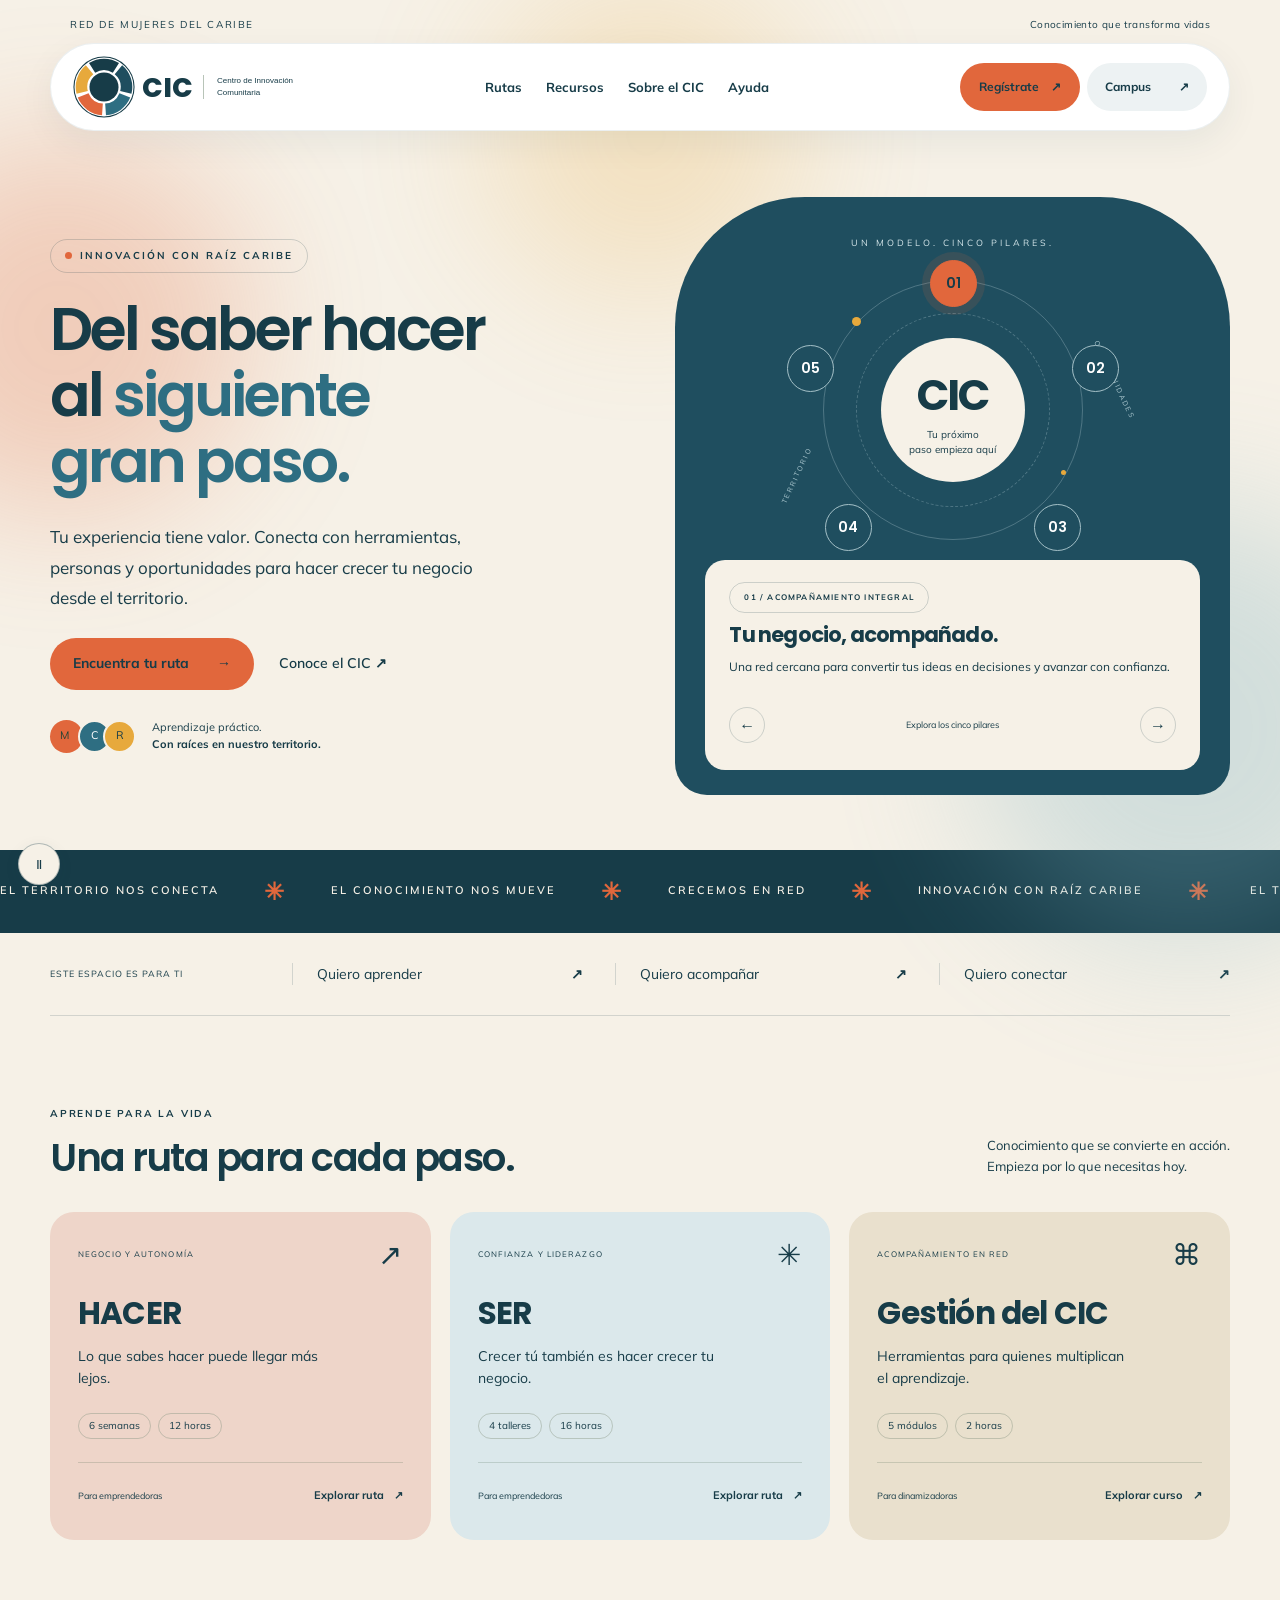
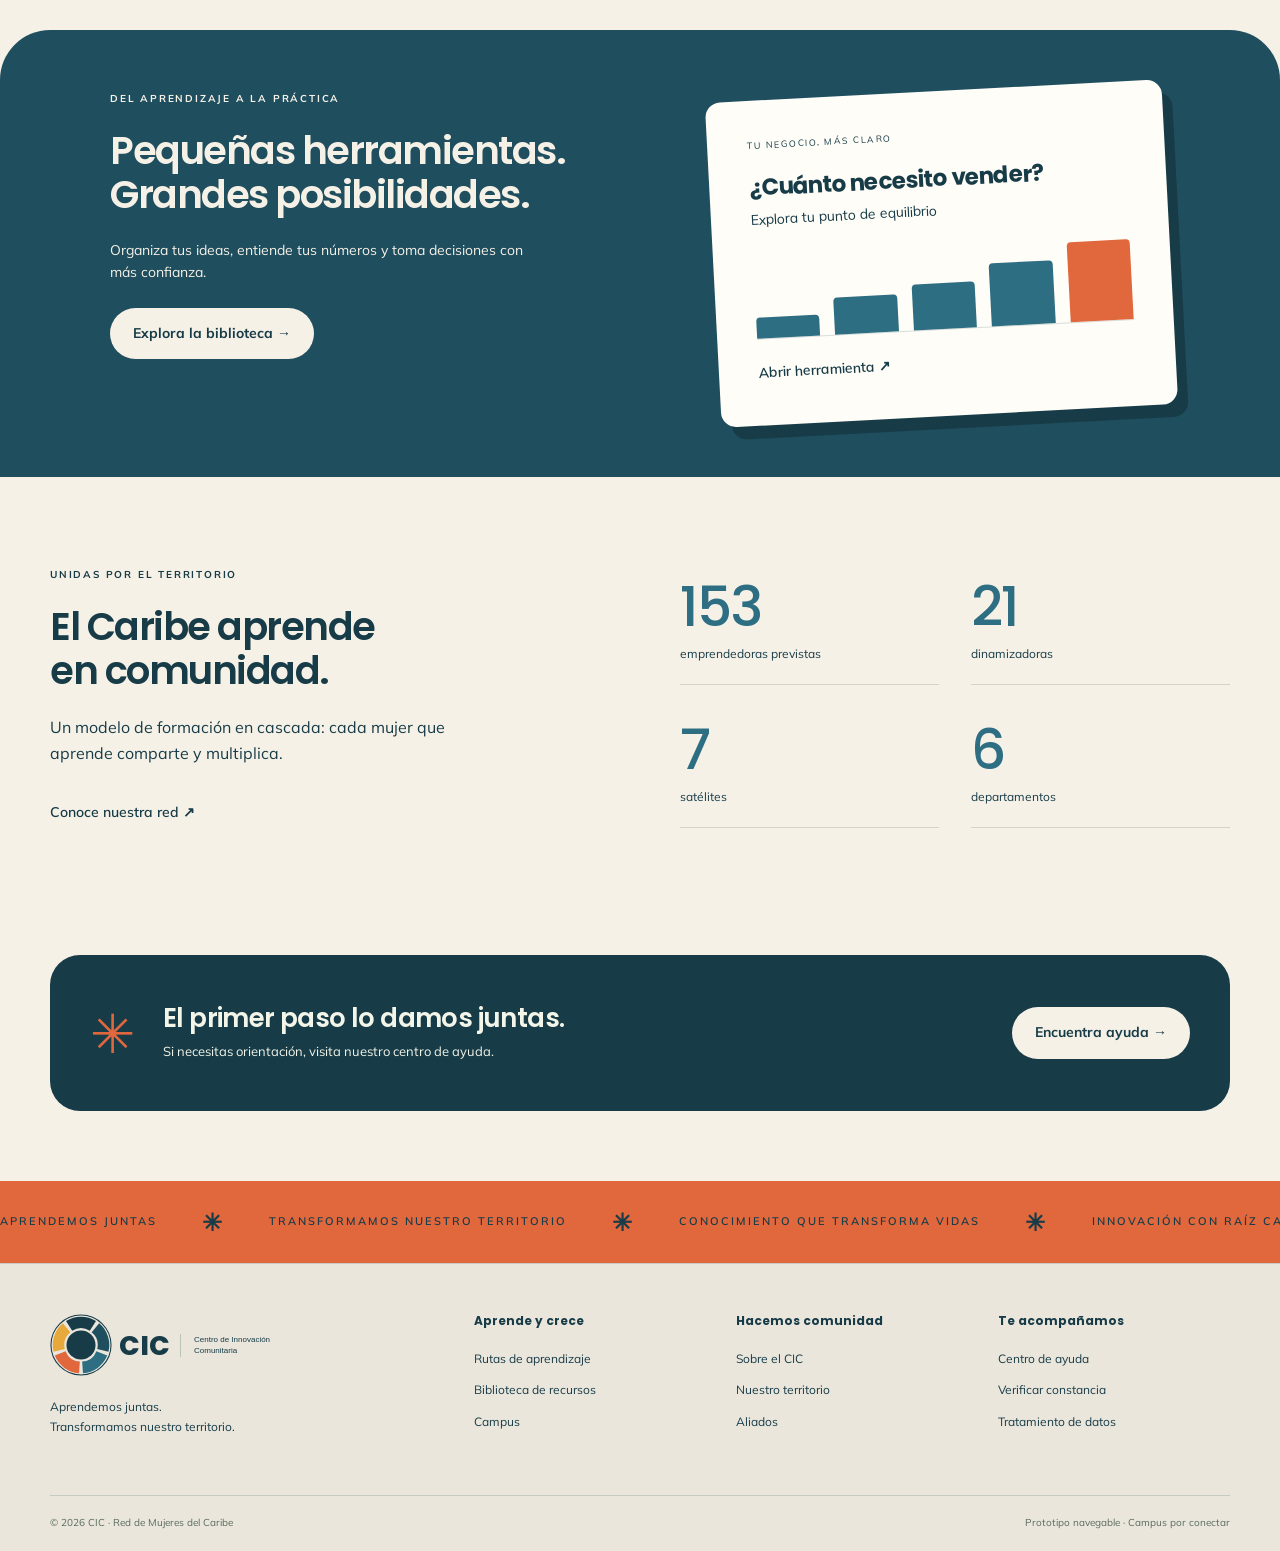
<file: index.html>
<!doctype html><html lang="es-CO"><head><meta charset="utf-8"><meta name="viewport" content="width=device-width,initial-scale=1"><title>Aprende, conecta y haz crecer tu negocio | CIC</title><meta name="description" content="Rutas de aprendizaje, herramientas y acompañamiento para mujeres emprendedoras del Caribe colombiano."><meta name="robots" content="noindex,nofollow"><meta name="theme-color" content="#173c48"><meta property="og:title" content="Aprende, conecta y haz crecer tu negocio | CIC"><meta property="og:description" content="Rutas de aprendizaje, herramientas y acompañamiento para mujeres emprendedoras del Caribe colombiano."><meta property="og:type" content="website"><link rel="icon" href="./assets/favicon.svg?v=4" type="image/svg+xml"><link rel="icon" href="./assets/favicon-32.png?v=4" sizes="32x32" type="image/png"><link rel="apple-touch-icon" href="./assets/apple-touch-icon.png?v=4"><link rel="stylesheet" href="./assets/style.css"><script src="./assets/app.js" defer></script><script type="application/ld+json">{"@context":"https://schema.org","@type":"WebPage","name":"Aprende, conecta y haz crecer tu negocio","description":"Rutas de aprendizaje, herramientas y acompañamiento para mujeres emprendedoras del Caribe colombiano.","inLanguage":"es-CO"}</script><link rel="stylesheet" href="./assets/brand.css"><script src="./assets/brand.js" defer></script><link rel="stylesheet" href="./assets/polish.css"><script src="./assets/polish.js" defer></script><link rel="stylesheet" href="./assets/v3.css"><script src="./assets/v3.js" defer></script></head><body><a class="skip" href="#main">Saltar al contenido</a><div class="topline">RED DE MUJERES DEL CARIBE <span>Conocimiento que transforma vidas</span></div><header class="site-header wrap"><a class="brand" href="./index.html"><img class="brand-seal" src="./assets/sello-cic.svg" alt="" width="62" height="62"><span class="brand-name">CIC<small>Centro de Innovación<br>Comunitaria</small></span></a><nav aria-label="Navegación principal" id="navigation"><a class="" href="./rutas/index.html">Rutas</a><a class="" href="./recursos/index.html">Recursos</a><a class="" href="./sobre-cic/index.html">Sobre el CIC</a><a class="" href="./ayuda/index.html">Ayuda</a></nav><div class="header-actions"><button class="register-trigger btn coral" type="button">Regístrate <span>↗</span></button><a class="btn dark small" href="./campus/index.html">Campus <span>↗</span></a><button class="menu-toggle" aria-controls="navigation" aria-expanded="false" aria-label="Abrir menú">☰</button></div></header><main id="main" class=""><section class="hero wrap"><div><span class="eyebrow"><i></i> INNOVACIÓN CON RAÍZ CARIBE</span><h1>Del saber hacer<br>al <em>siguiente<br>gran paso.</em></h1><p>Tu experiencia tiene valor. Conecta con herramientas, personas y oportunidades para hacer crecer tu negocio desde el territorio.</p><div class="actions"><a class="btn dark" href="./rutas/index.html">Encuentra tu ruta <span>→</span></a><a class="text-link" href="./sobre-cic/index.html">Conoce el CIC <span aria-hidden="true">↗</span></a></div><div class="hero-note"><span class="mini-avatars">M<span>C</span><span>R</span></span><span>Aprendizaje práctico.<br><b>Con raíces en nuestro territorio.</b></span></div></div><div class="ecosystem"><div class="orbit-label">UN MODELO. CINCO PILARES.</div><div class="orbit"><div class="orbit-ring ring-one"></div><div class="orbit-ring ring-two"></div><div class="orbit-core"><span>CIC</span><small>Tu próximo<br>paso empieza aquí</small></div><button class="orbit-node node-0" data-pillar="0" aria-label="Acompañamiento integral" aria-pressed="true"><span>01</span></button><button class="orbit-node node-1" data-pillar="1" aria-label="Acceso a mercados" aria-pressed="false"><span>02</span></button><button class="orbit-node node-2" data-pillar="2" aria-label="Acceso a financiamiento" aria-pressed="false"><span>03</span></button><button class="orbit-node node-3" data-pillar="3" aria-label="Apropiación del ecosistema" aria-pressed="false"><span>04</span></button><button class="orbit-node node-4" data-pillar="4" aria-label="Desarrollo del ser" aria-pressed="false"><span>05</span></button><span class="orbit-dot dot-one"></span><span class="orbit-dot dot-two"></span><span class="orbit-word">TERRITORIO</span><span class="orbit-word word-two">OPORTUNIDADES</span></div><div class="pillar-panel" aria-live="polite"><span class="eyebrow" id="pillar-label">01 / ACOMPAÑAMIENTO INTEGRAL</span><h3 id="pillar-title">Tu negocio, acompañado.</h3><p id="pillar-copy">Una red cercana para convertir tus ideas en decisiones y avanzar con confianza.</p><div class="pillar-controls"><button data-pillar-step="-1" aria-label="Pilar anterior">←</button><span>Explora los cinco pilares</span><button data-pillar-step="1" aria-label="Pilar siguiente">→</button></div></div></div></section><div class="brand-ribbon" aria-hidden="true"><span>EL TERRITORIO NOS CONECTA <i>✳</i> EL CONOCIMIENTO NOS MUEVE <i>✳</i> CRECEMOS EN RED <i>✳</i> INNOVACIÓN CON RAÍZ CARIBE</span></div><section class="role-bar wrap"><span>ESTE ESPACIO ES PARA TI</span><a class="" href="./rutas/index.html">Quiero aprender <b>↗</b></a><a class="" href="./rutas/gestion-cic/index.html">Quiero acompañar <b>↗</b></a><a class="" href="./sobre-cic/aliados/index.html">Quiero conectar <b>↗</b></a></section><section class="section wrap"><div class="section-head"><div><span class="eyebrow">APRENDE PARA LA VIDA</span><h2>Una ruta para cada paso.</h2></div><p>Conocimiento que se convierte en acción.<br>Empieza por lo que necesitas hoy.</p></div><div class="route-grid"><article class="route-card peach"><div class="card-top"><span>NEGOCIO Y AUTONOMÍA</span><span class="route-icon">↗</span></div><h3>HACER</h3><p>Lo que sabes hacer puede llegar más lejos.</p><div class="tags"><span>6 semanas</span><span>12 horas</span></div><div class="card-bottom">Para emprendedoras <a class="" href="./rutas/hacer/index.html">Explorar ruta <span aria-hidden="true">↗</span></a></div></article><article class="route-card lilac"><div class="card-top"><span>CONFIANZA Y LIDERAZGO</span><span class="route-icon">✳</span></div><h3>SER</h3><p>Crecer tú también es hacer crecer tu negocio.</p><div class="tags"><span>4 talleres</span><span>16 horas</span></div><div class="card-bottom">Para emprendedoras <a class="" href="./rutas/ser/index.html">Explorar ruta <span aria-hidden="true">↗</span></a></div></article><article class="route-card mint"><div class="card-top"><span>ACOMPAÑAMIENTO EN RED</span><span class="route-icon">⌘</span></div><h3>Gestión del CIC</h3><p>Herramientas para quienes multiplican el aprendizaje.</p><div class="tags"><span>5 módulos</span><span>2 horas</span></div><div class="card-bottom">Para dinamizadoras <a class="" href="./rutas/gestion-cic/index.html">Explorar curso <span aria-hidden="true">↗</span></a></div></article></div></section><section class="resource-band"><div class="wrap resource-inner"><div><span class="eyebrow">DEL APRENDIZAJE A LA PRÁCTICA</span><h2>Pequeñas herramientas.<br>Grandes posibilidades.</h2><p>Organiza tus ideas, entiende tus números y toma decisiones con más confianza.</p><a class="btn dark" href="./recursos/index.html">Explora la biblioteca →</a></div><div class="paper"><span class="paper-label">TU NEGOCIO, MÁS CLARO</span><h3>¿Cuánto necesito vender?</h3><p>Explora tu punto de equilibrio</p><div class="paper-chart"><i></i><i></i><i></i><i></i><i></i></div><a class="text-link" href="./recursos/punto-equilibrio/index.html">Abrir herramienta ↗</a></div></div></section><section class="section wrap impact"><div><span class="eyebrow">UNIDAS POR EL TERRITORIO</span><h2>El Caribe aprende<br>en comunidad.</h2><p>Un modelo de formación en cascada: cada mujer que aprende comparte y multiplica.</p><a class="text-link" href="./sobre-cic/territorio/index.html">Conoce nuestra red <span aria-hidden="true">↗</span></a></div><div class="stats"><div><strong>200</strong><span>emprendedoras previstas</span></div><div><strong>24</strong><span>dinamizadoras</span></div><div><strong>8</strong><span>satélites</span></div><div><strong>7</strong><span>departamentos</span></div></div></section><section class="help-band wrap"><span class="help-symbol">✳</span><div><h2>El primer paso lo damos juntas.</h2><p>Si necesitas orientación, visita nuestro centro de ayuda.</p></div><a class="btn light" href="./ayuda/index.html">Encuentra ayuda →</a></section></main><div class="brand-ribbon ribbon-foot" aria-hidden="true"><span>APRENDEMOS JUNTAS <i>✳</i> TRANSFORMAMOS NUESTRO TERRITORIO <i>✳</i> CONOCIMIENTO QUE TRANSFORMA VIDAS <i>✳</i> INNOVACIÓN CON RAÍZ CARIBE</span></div><footer><div class="wrap footer-grid"><div><a class="brand" href="./index.html"><img class="brand-seal" src="./assets/sello-cic.svg" alt="" width="62" height="62"><span class="brand-name">CIC<small>Centro de Innovación<br>Comunitaria</small></span></a><p>Aprendemos juntas.<br>Transformamos nuestro territorio.</p></div><div><h3>Aprende y crece</h3><a class="" href="./rutas/index.html">Rutas de aprendizaje</a><a class="" href="./recursos/index.html">Biblioteca de recursos</a><a class="" href="./campus/index.html">Campus</a></div><div><h3>Hacemos comunidad</h3><a class="" href="./sobre-cic/index.html">Sobre el CIC</a><a class="" href="./sobre-cic/territorio/index.html">Nuestro territorio</a><a class="" href="./sobre-cic/aliados/index.html">Aliados</a></div><div><h3>Te acompañamos</h3><a class="" href="./ayuda/index.html">Centro de ayuda</a><a class="" href="./verificar/index.html">Verificar constancia</a><a class="" href="./politica-datos/index.html">Tratamiento de datos</a></div></div><div class="wrap footer-bottom"><span>© 2026 CIC · Red de Mujeres del Caribe</span><span>Prototipo navegable · Campus por conectar</span></div></footer><dialog id="register-dialog" aria-labelledby="register-title"><button type="button" class="modal-close" aria-label="Cerrar registro">×</button><div class="modal-intro"><span class="eyebrow">CONECTA CON EL CIC</span><h2 id="register-title">Hagamos crecer<br>esta red.</h2><p>Elige cómo quieres participar.</p></div><form id="register-form"><fieldset><legend>Tu perfil</legend><div class="profile-options"><label><input type="radio" name="profile" value="dinamizador" checked required><span><b>Dinamizador</b><small>Conecta el territorio</small></span></label><label><input type="radio" name="profile" value="mentor"  required><span><b>Mentor</b><small>Comparte tu experiencia</small></span></label><label><input type="radio" name="profile" value="aliado"  required><span><b>Aliado</b><small>Multiplica oportunidades</small></span></label></div></fieldset><label for="register-cedula">Número de cédula</label><input id="register-cedula" name="cedula" type="text" inputmode="numeric" autocomplete="username" pattern="[0-9]{1,15}" maxlength="15" placeholder="Ingresa tu número de cédula" required aria-describedby="cedula-help"><small id="cedula-help">Escribe solo números, sin puntos ni espacios.</small><label for="register-password">Contraseña</label><div class="password-field"><input id="register-password" name="password" type="password" autocomplete="new-password" minlength="8" placeholder="Mínimo 8 caracteres" required aria-describedby="password-help"><button type="button" id="toggle-password" aria-label="Mostrar contraseña" aria-pressed="false">Ver</button></div><small id="password-help">Usa al menos 8 caracteres.</small><button class="btn dark register-submit" type="submit">Probar registro <span>↗</span></button><p class="register-note">Demostración: no se crea una cuenta ni se guardan o envían tus datos. Usa datos ficticios.</p><div id="register-result" role="status" hidden></div></form></dialog><button class="motion-toggle" type="button" aria-pressed="false">Pausar movimiento <span aria-hidden="true">Ⅱ</span></button></body></html>
</file>
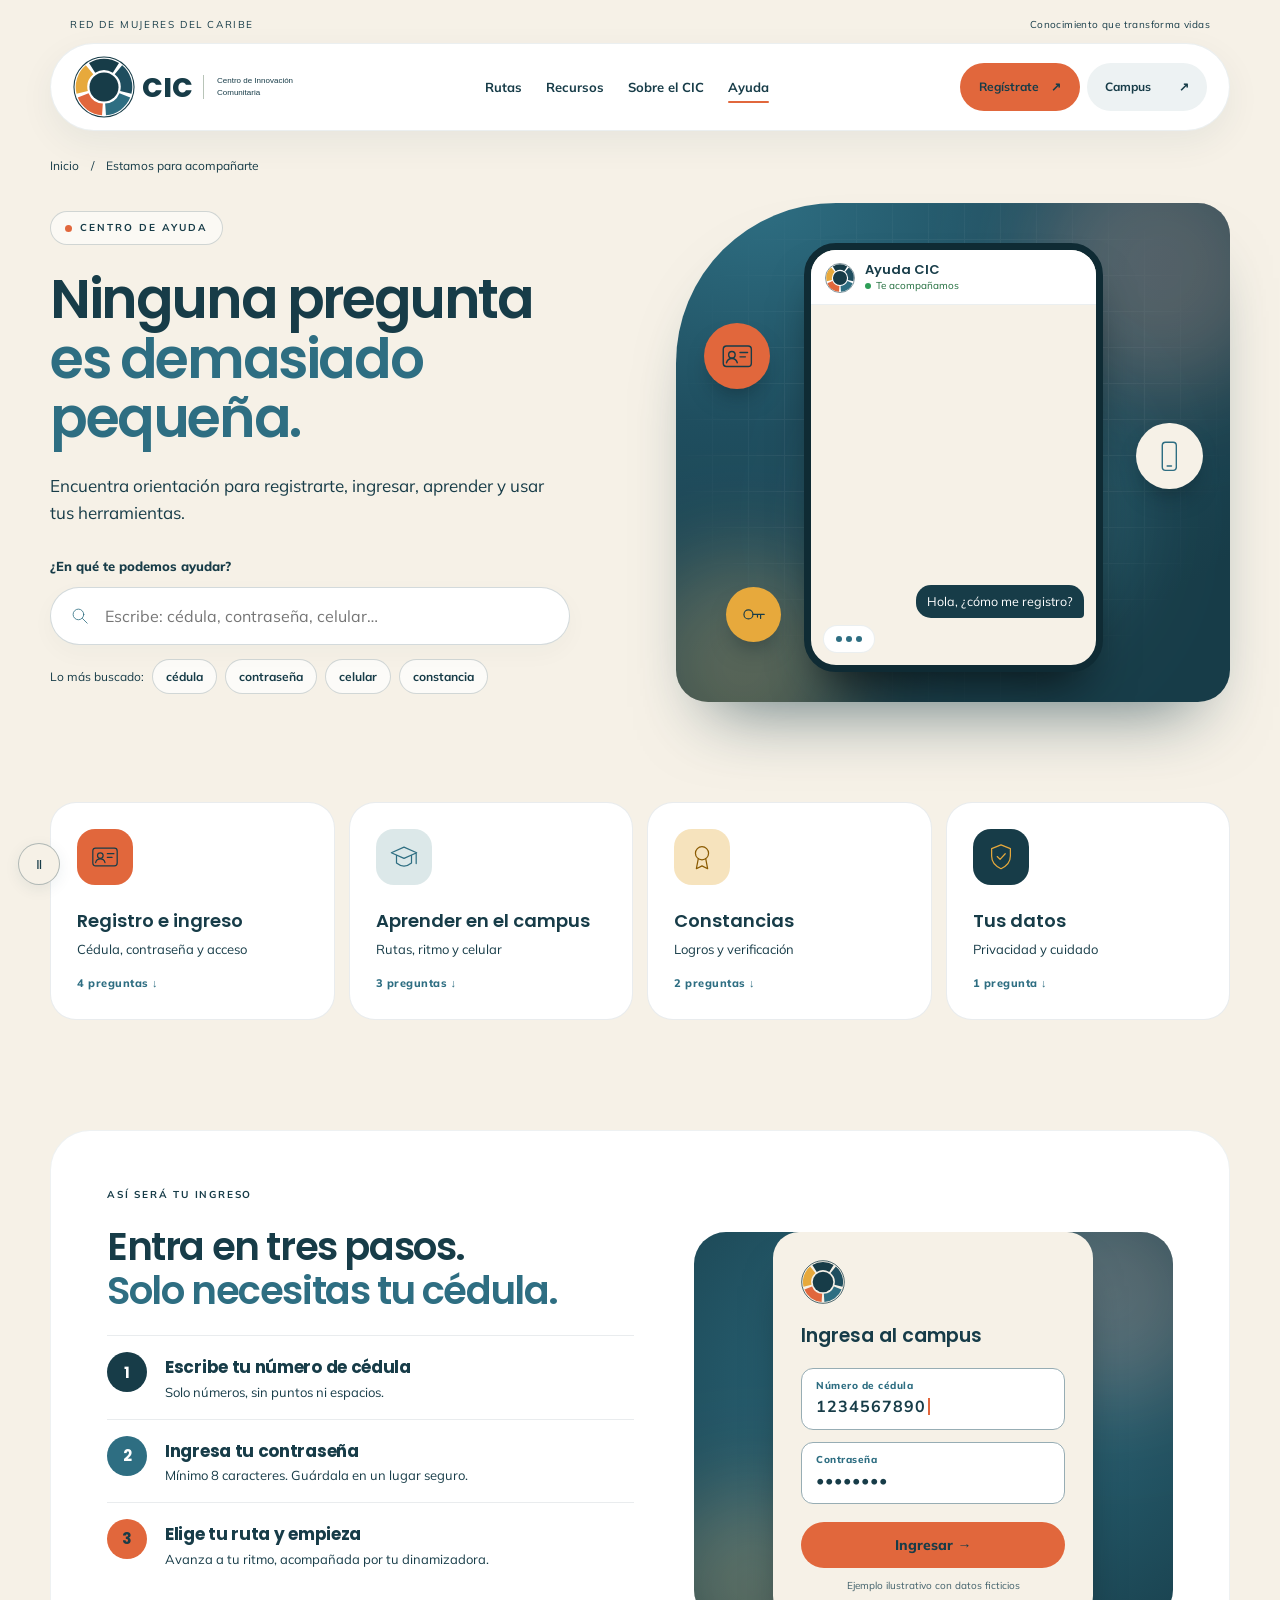
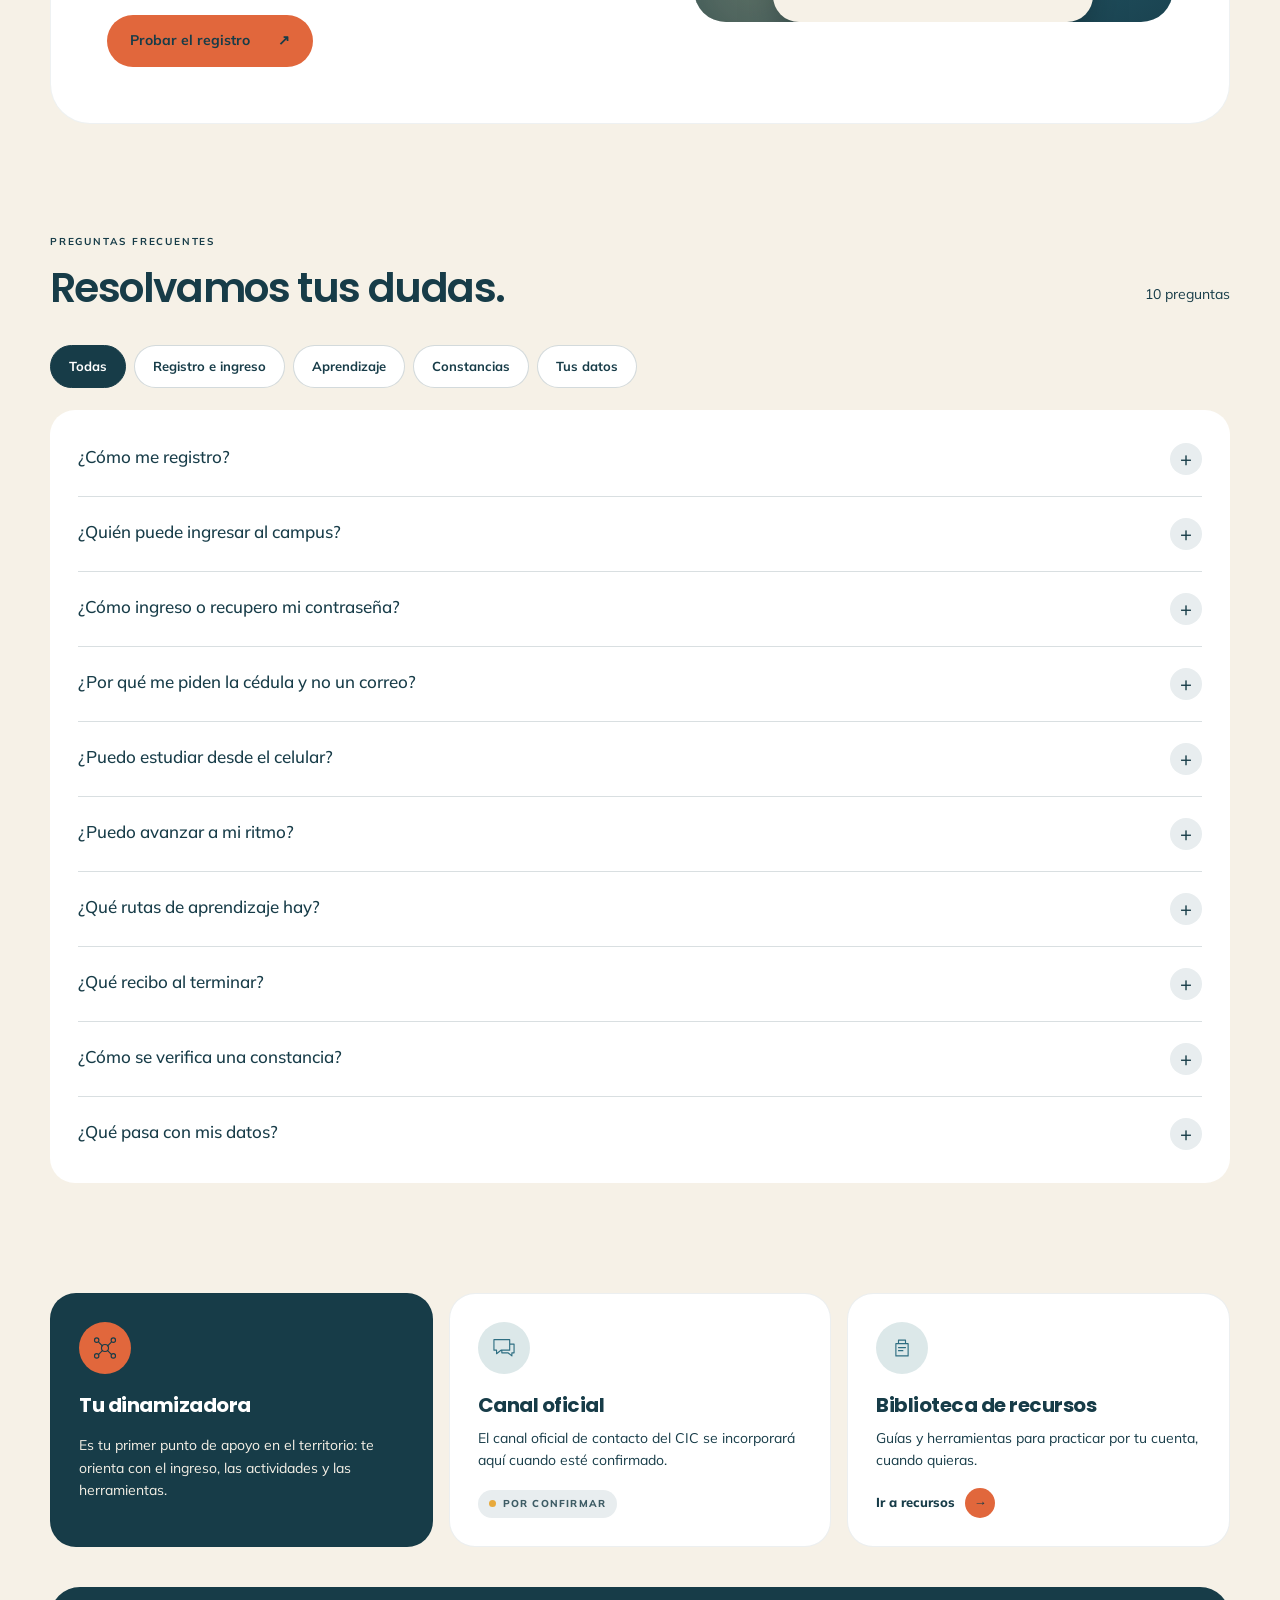
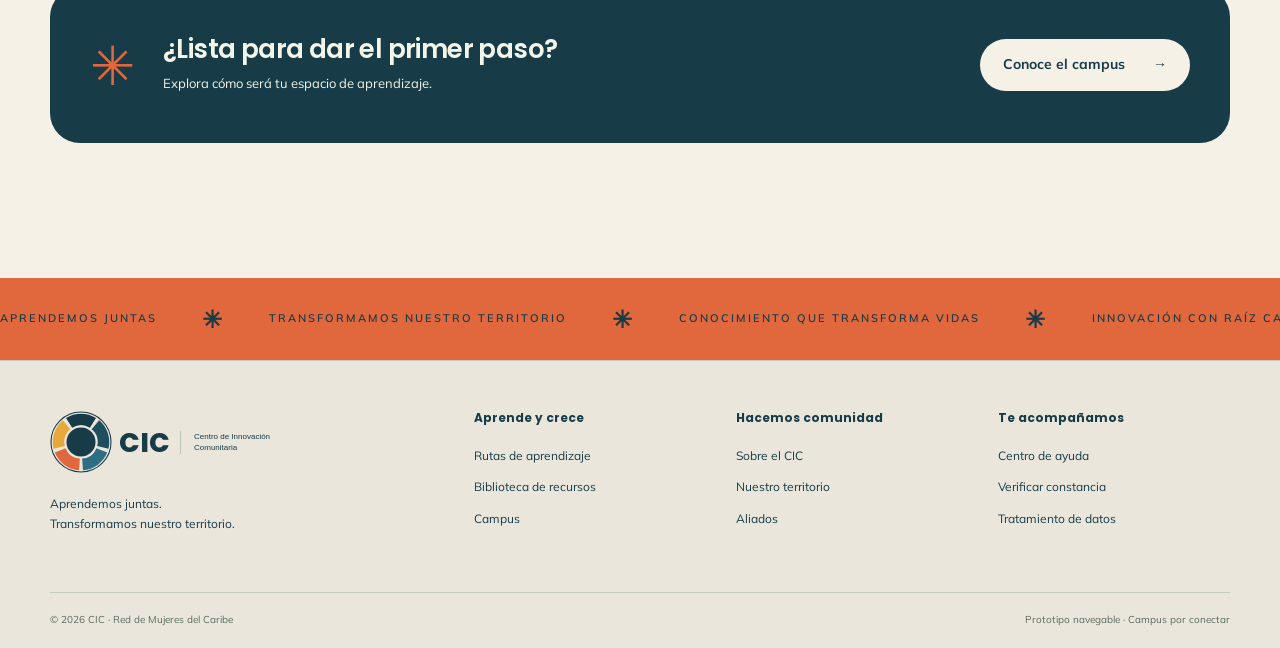
<file: ayuda/index.html>
<!doctype html><html lang="es-CO"><head><meta charset="utf-8"><meta name="viewport" content="width=device-width,initial-scale=1"><title>Estamos para acompañarte | CIC</title><meta name="description" content="Encuentra orientación para ingresar, aprender y usar tus herramientas."><meta name="robots" content="noindex,nofollow"><meta name="theme-color" content="#173c48"><meta property="og:title" content="Estamos para acompañarte | CIC"><meta property="og:description" content="Encuentra orientación para ingresar, aprender y usar tus herramientas."><meta property="og:type" content="website"><link rel="icon" href="../assets/favicon.svg?v=4" type="image/svg+xml"><link rel="icon" href="../assets/favicon-32.png?v=4" sizes="32x32" type="image/png"><link rel="apple-touch-icon" href="../assets/apple-touch-icon.png?v=4"><link rel="stylesheet" href="../assets/style.css"><script src="../assets/app.js" defer></script><script type="application/ld+json">{"@context":"https://schema.org","@type":"WebPage","name":"Estamos para acompañarte","description":"Encuentra orientación para ingresar, aprender y usar tus herramientas.","inLanguage":"es-CO"}</script><link rel="stylesheet" href="../assets/brand.css"><script src="../assets/brand.js" defer></script><link rel="stylesheet" href="../assets/polish.css"><script src="../assets/polish.js" defer></script><link rel="stylesheet" href="../assets/v3.css"><script src="../assets/v3.js" defer></script></head><body><a class="skip" href="#main">Saltar al contenido</a><div class="topline">RED DE MUJERES DEL CARIBE <span>Conocimiento que transforma vidas</span></div><header class="site-header wrap"><a class="brand" href="../index.html"><img class="brand-seal" src="../assets/sello-cic.svg" alt="" width="62" height="62"><span class="brand-name">CIC<small>Centro de Innovación<br>Comunitaria</small></span></a><nav aria-label="Navegación principal" id="navigation"><a class="" href="../rutas/index.html">Rutas</a><a class="" href="../recursos/index.html">Recursos</a><a class="" href="../sobre-cic/index.html">Sobre el CIC</a><a class="active" href="../ayuda/index.html">Ayuda</a></nav><div class="header-actions"><button class="register-trigger btn coral" type="button">Regístrate <span>↗</span></button><a class="btn dark small" href="../campus/index.html">Campus <span>↗</span></a><button class="menu-toggle" aria-controls="navigation" aria-expanded="false" aria-label="Abrir menú">☰</button></div></header><main id="main" class="wrap inner-page page-v3"><div class="breadcrumb"><a href="../index.html">Inicio</a> <span>/</span> Estamos para acompañarte</div>
<section class="page-hero"><header class="page-heading"><span class="eyebrow pill-eyebrow"><i></i> CENTRO DE AYUDA</span><h1>Ninguna pregunta<br><em>es demasiado pequeña.</em></h1><p>Encuentra orientación para registrarte, ingresar, aprender y usar tus herramientas.</p>
<div class="help-search"><label for="faq-search" class="search-label">¿En qué te podemos ayudar?</label><div class="search-box"><svg viewBox="0 0 64 64" aria-hidden="true" fill="none" stroke="currentColor" stroke-width="2.6" stroke-linecap="round" stroke-linejoin="round"><circle cx="27" cy="27" r="17"/><path d="m40 40 15 15"/></svg><input id="faq-search" class="search" type="search" placeholder="Escribe: cédula, contraseña, celular…" autocomplete="off" aria-controls="preguntas"></div><div class="quick-tags"><span>Lo más buscado:</span><button type="button" data-q="cédula">cédula</button><button type="button" data-q="contraseña">contraseña</button><button type="button" data-q="celular">celular</button><button type="button" data-q="constancia">constancia</button></div></div></header>
<div class="stage chat-stage" aria-hidden="true"><div class="stage-grid"></div><span class="blob b1"></span><span class="blob b2"></span><span class="blob b3"></span>
<div class="phone"><div class="phone-top"><img src="../assets/sello-cic.svg" alt=""><div><b>Ayuda CIC</b><small>Te acompañamos</small></div></div><div class="chat"><p class="msg me">Hola, ¿cómo me registro?</p><p class="msg cic">Con tu número de cédula y una contraseña. No necesitas correo electrónico.</p><p class="msg me">¿Y si olvido mi contraseña?</p><p class="msg cic">Tu dinamizadora te orienta paso a paso.</p><p class="msg me">¡Gracias!</p><p class="typing"><i></i><i></i><i></i></p></div></div>
<span class="bubble bu-coral bu1"><svg viewBox="0 0 64 64" aria-hidden="true" fill="none" stroke="currentColor" stroke-width="2.6" stroke-linecap="round" stroke-linejoin="round"><rect x="6" y="13" width="52" height="38" rx="6"/><circle cx="22" cy="29" r="6"/><path d="M12 44q2-8 10-8t10 8M37 25h14M37 33h10"/></svg></span><span class="bubble bu-cream bu2"><svg viewBox="0 0 64 64" aria-hidden="true" fill="none" stroke="currentColor" stroke-width="2.6" stroke-linecap="round" stroke-linejoin="round"><rect x="19" y="6" width="26" height="52" rx="6"/><path d="M28 50h8"/></svg></span><span class="bubble bu-sun bu3"><svg viewBox="0 0 64 64" aria-hidden="true" fill="none" stroke="currentColor" stroke-width="2.6" stroke-linecap="round" stroke-linejoin="round"><circle cx="21" cy="32" r="10"/><path d="M31 32h25m-8 0v9m-7-9v6"/></svg></span></div></section>

<section class="topic-grid" aria-label="Temas de ayuda"><button type="button" class="topic-card" data-topic="ingreso"><span class="t-ico"><svg viewBox="0 0 64 64" aria-hidden="true" fill="none" stroke="currentColor" stroke-width="2.6" stroke-linecap="round" stroke-linejoin="round"><rect x="6" y="13" width="52" height="38" rx="6"/><circle cx="22" cy="29" r="6"/><path d="M12 44q2-8 10-8t10 8M37 25h14M37 33h10"/></svg></span><b>Registro e ingreso</b><span>Cédula, contraseña y acceso</span><em>4 preguntas ↓</em></button><button type="button" class="topic-card" data-topic="aprendizaje"><span class="t-ico"><svg viewBox="0 0 64 64" aria-hidden="true" fill="none" stroke="currentColor" stroke-width="2.6" stroke-linecap="round" stroke-linejoin="round"><path d="m5 23 27-12 27 12-27 12ZM16 29v16q16 13 32 0V29M58 24v22"/></svg></span><b>Aprender en el campus</b><span>Rutas, ritmo y celular</span><em>3 preguntas ↓</em></button><button type="button" class="topic-card" data-topic="constancias"><span class="t-ico"><svg viewBox="0 0 64 64" aria-hidden="true" fill="none" stroke="currentColor" stroke-width="2.6" stroke-linecap="round" stroke-linejoin="round"><circle cx="32" cy="24" r="14"/><path d="m24 36-4 21 12-6 12 6-4-21"/></svg></span><b>Constancias</b><span>Logros y verificación</span><em>2 preguntas ↓</em></button><button type="button" class="topic-card" data-topic="datos"><span class="t-ico"><svg viewBox="0 0 64 64" aria-hidden="true" fill="none" stroke="currentColor" stroke-width="2.6" stroke-linecap="round" stroke-linejoin="round"><path d="M32 6 52 14v16c0 13-9 22-20 27C21 52 12 43 12 30V14Z"/><path d="m24 31 6 6 11-12"/></svg></span><b>Tus datos</b><span>Privacidad y cuidado</span><em>1 pregunta ↓</em></button></section>

<section class="login-steps" aria-labelledby="login-title"><div><span class="eyebrow">ASÍ SERÁ TU INGRESO</span><h2 id="login-title">Entra en tres pasos.<br><em>Solo necesitas tu cédula.</em></h2><ol class="ls-list"><li><b>1</b><div><h3>Escribe tu número de cédula</h3><p>Solo números, sin puntos ni espacios.</p></div></li><li><b>2</b><div><h3>Ingresa tu contraseña</h3><p>Mínimo 8 caracteres. Guárdala en un lugar seguro.</p></div></li><li><b>3</b><div><h3>Elige tu ruta y empieza</h3><p>Avanza a tu ritmo, acompañada por tu dinamizadora.</p></div></li></ol><button class="btn coral register-trigger" type="button">Probar el registro <span>↗</span></button></div>
<div class="ls-mock" aria-hidden="true"><span class="blob b1"></span><span class="blob b2"></span><div class="mock-card"><img src="../assets/sello-cic.svg" alt=""><b>Ingresa al campus</b><div class="mock-field"><small>Número de cédula</small><span class="typed" data-type="1234567890"></span></div><div class="mock-field"><small>Contraseña</small><span>••••••••</span></div><span class="mock-btn">Ingresar →</span><small class="mock-note">Ejemplo ilustrativo con datos ficticios</small></div></div></section>

<section class="block faq-block" id="preguntas" aria-labelledby="faq-title"><div class="block-head"><div><span class="eyebrow">PREGUNTAS FRECUENTES</span><h2 id="faq-title">Resolvamos tus dudas.</h2></div><p id="faq-count" aria-live="polite">10 preguntas</p></div>
<div class="faq-tabs" role="group" aria-label="Filtrar preguntas por tema"><button type="button" data-faq-tab="todas" aria-pressed="true">Todas</button><button type="button" data-faq-tab="ingreso" aria-pressed="false">Registro e ingreso</button><button type="button" data-faq-tab="aprendizaje" aria-pressed="false">Aprendizaje</button><button type="button" data-faq-tab="constancias" aria-pressed="false">Constancias</button><button type="button" data-faq-tab="datos" aria-pressed="false">Tus datos</button></div>
<div class="faq">
<details data-cat="ingreso"><summary>¿Cómo me registro?<span>+</span></summary><p>Con tu número de cédula (solo números, sin puntos ni espacios) y una contraseña de al menos 8 caracteres. No necesitas correo electrónico. En esta demostración no se crea ninguna cuenta ni se guardan tus datos.</p></details>
<details data-cat="ingreso"><summary>¿Quién puede ingresar al campus?<span>+</span></summary><p>Las participantes vinculadas al proyecto, con una cuenta asociada a la base oficial. En esta demostración puedes explorar el campus sin ingresar datos personales.</p></details>
<details data-cat="ingreso"><summary>¿Cómo ingreso o recupero mi contraseña?<span>+</span></summary><p>En la plataforma definitiva ingresarás con tu número de cédula y tu contraseña. Si la olvidas, tu dinamizadora te orientará. El canal de recuperación se habilitará con el campus.</p></details>
<details data-cat="ingreso"><summary>¿Por qué me piden la cédula y no un correo?<span>+</span></summary><p>El registro se hace con tu número de cédula para que no dependas de tener un correo electrónico. Tu cuenta se relacionará con la base oficial del proyecto.</p></details>
<details data-cat="aprendizaje"><summary>¿Puedo estudiar desde el celular?<span>+</span></summary><p>El diseño está preparado para celular. La descarga y el aprendizaje sin conexión se configurarán en la app de Moodle; esta demostración necesita conexión para abrirse desde un servidor.</p></details>
<details data-cat="aprendizaje"><summary>¿Puedo avanzar a mi ritmo?<span>+</span></summary><p>Sí. Las rutas están pensadas para que avances a tu ritmo, con acompañamiento de tu dinamizadora en el territorio.</p></details>
<details data-cat="aprendizaje"><summary>¿Qué rutas de aprendizaje hay?<span>+</span></summary><p>HACER (negocio y autonomía), SER (confianza y liderazgo) y Gestión del CIC (para dinamizadoras). <a href="../rutas/index.html">Conoce las rutas</a>.</p></details>
<details data-cat="constancias"><summary>¿Qué recibo al terminar?<span>+</span></summary><p>Podrás obtener una constancia al cumplir los requisitos de tu ruta. La regla final de certificación y el servicio de verificación están pendientes de configuración.</p></details>
<details data-cat="constancias"><summary>¿Cómo se verifica una constancia?<span>+</span></summary><p>La consulta por código único se habilitará con el campus y las reglas definitivas de certificación. <a href="../verificar/index.html">Ver la página de verificación</a>.</p></details>
<details data-cat="datos"><summary>¿Qué pasa con mis datos?<span>+</span></summary><p>Esta demostración no envía ni guarda datos. Antes de habilitar cuentas reales, el CIC publicará su política de tratamiento de datos. <a href="../politica-datos/index.html">Leer más</a>.</p></details>
</div><p id="faq-empty" class="empty-state" hidden>No encontramos esa pregunta. Prueba otra palabra o consulta con tu dinamizadora.</p></section>

<section class="contact-grid" aria-label="Otras formas de recibir apoyo"><article class="contact-card k-ink"><span class="c-ico"><svg viewBox="0 0 64 64" aria-hidden="true" fill="none" stroke="currentColor" stroke-width="2.6" stroke-linecap="round" stroke-linejoin="round"><circle cx="32" cy="32" r="8"/><circle cx="13" cy="14" r="5"/><circle cx="51" cy="14" r="5"/><circle cx="13" cy="50" r="5"/><circle cx="51" cy="50" r="5"/><path d="m18 19 8 8m12 11 8 8m0-27-8 8m-12 11-8 8"/></svg></span><h3>Tu dinamizadora</h3><p>Es tu primer punto de apoyo en el territorio: te orienta con el ingreso, las actividades y las herramientas.</p></article><article class="contact-card"><span class="c-ico"><svg viewBox="0 0 64 64" aria-hidden="true" fill="none" stroke="currentColor" stroke-width="2.6" stroke-linecap="round" stroke-linejoin="round"><path d="M9 13h36v24H25l-10 8v-8H9ZM45 23h10v20h-5v7l-9-7H27v-6"/></svg></span><h3>Canal oficial</h3><p>El canal oficial de contacto del CIC se incorporará aquí cuando esté confirmado.</p><span class="status soon"><i></i>Por confirmar</span></article><article class="contact-card"><span class="c-ico"><svg viewBox="0 0 64 64" aria-hidden="true" fill="none" stroke="currentColor" stroke-width="2.6" stroke-linecap="round" stroke-linejoin="round"><path d="M18 22h28v28H18zM24 14h16v8H24zM24 31h16M24 38h10"/></svg></span><h3>Biblioteca de recursos</h3><p>Guías y herramientas para practicar por tu cuenta, cuando quieras.</p><a class="res-link" href="../recursos/index.html">Ir a recursos <span>→</span></a></article></section>
<section class="help-band"><span class="help-symbol">✳</span><div><h2>¿Lista para dar el primer paso?</h2><p>Explora cómo será tu espacio de aprendizaje.</p></div><a class="btn light" href="../campus/index.html">Conoce el campus <span>→</span></a></section></main><div class="brand-ribbon ribbon-foot" aria-hidden="true"><span>APRENDEMOS JUNTAS <i>✳</i> TRANSFORMAMOS NUESTRO TERRITORIO <i>✳</i> CONOCIMIENTO QUE TRANSFORMA VIDAS <i>✳</i> INNOVACIÓN CON RAÍZ CARIBE</span></div><footer><div class="wrap footer-grid"><div><a class="brand" href="../index.html"><img class="brand-seal" src="../assets/sello-cic.svg" alt="" width="62" height="62"><span class="brand-name">CIC<small>Centro de Innovación<br>Comunitaria</small></span></a><p>Aprendemos juntas.<br>Transformamos nuestro territorio.</p></div><div><h3>Aprende y crece</h3><a class="" href="../rutas/index.html">Rutas de aprendizaje</a><a class="" href="../recursos/index.html">Biblioteca de recursos</a><a class="" href="../campus/index.html">Campus</a></div><div><h3>Hacemos comunidad</h3><a class="" href="../sobre-cic/index.html">Sobre el CIC</a><a class="" href="../sobre-cic/territorio/index.html">Nuestro territorio</a><a class="" href="../sobre-cic/aliados/index.html">Aliados</a></div><div><h3>Te acompañamos</h3><a class="" href="../ayuda/index.html">Centro de ayuda</a><a class="" href="../verificar/index.html">Verificar constancia</a><a class="" href="../politica-datos/index.html">Tratamiento de datos</a></div></div><div class="wrap footer-bottom"><span>© 2026 CIC · Red de Mujeres del Caribe</span><span>Prototipo navegable · Campus por conectar</span></div></footer><dialog id="register-dialog" aria-labelledby="register-title"><button type="button" class="modal-close" aria-label="Cerrar registro">×</button><div class="modal-intro"><span class="eyebrow">CONECTA CON EL CIC</span><h2 id="register-title">Hagamos crecer<br>esta red.</h2><p>Elige cómo quieres participar.</p></div><form id="register-form"><fieldset><legend>Tu perfil</legend><div class="profile-options"><label><input type="radio" name="profile" value="dinamizador" checked required><span><b>Dinamizador</b><small>Conecta el territorio</small></span></label><label><input type="radio" name="profile" value="mentor"  required><span><b>Mentor</b><small>Comparte tu experiencia</small></span></label><label><input type="radio" name="profile" value="aliado"  required><span><b>Aliado</b><small>Multiplica oportunidades</small></span></label></div></fieldset><label for="register-cedula">Número de cédula</label><input id="register-cedula" name="cedula" type="text" inputmode="numeric" autocomplete="username" pattern="[0-9]{1,15}" maxlength="15" placeholder="Ingresa tu número de cédula" required aria-describedby="cedula-help"><small id="cedula-help">Escribe solo números, sin puntos ni espacios.</small><label for="register-password">Contraseña</label><div class="password-field"><input id="register-password" name="password" type="password" autocomplete="new-password" minlength="8" placeholder="Mínimo 8 caracteres" required aria-describedby="password-help"><button type="button" id="toggle-password" aria-label="Mostrar contraseña" aria-pressed="false">Ver</button></div><small id="password-help">Usa al menos 8 caracteres.</small><button class="btn dark register-submit" type="submit">Probar registro <span>↗</span></button><p class="register-note">Demostración: no se crea una cuenta ni se guardan o envían tus datos. Usa datos ficticios.</p><div id="register-result" role="status" hidden></div></form></dialog><button class="motion-toggle" type="button" aria-pressed="false">Pausar movimiento <span aria-hidden="true">Ⅱ</span></button></body></html>
</file>
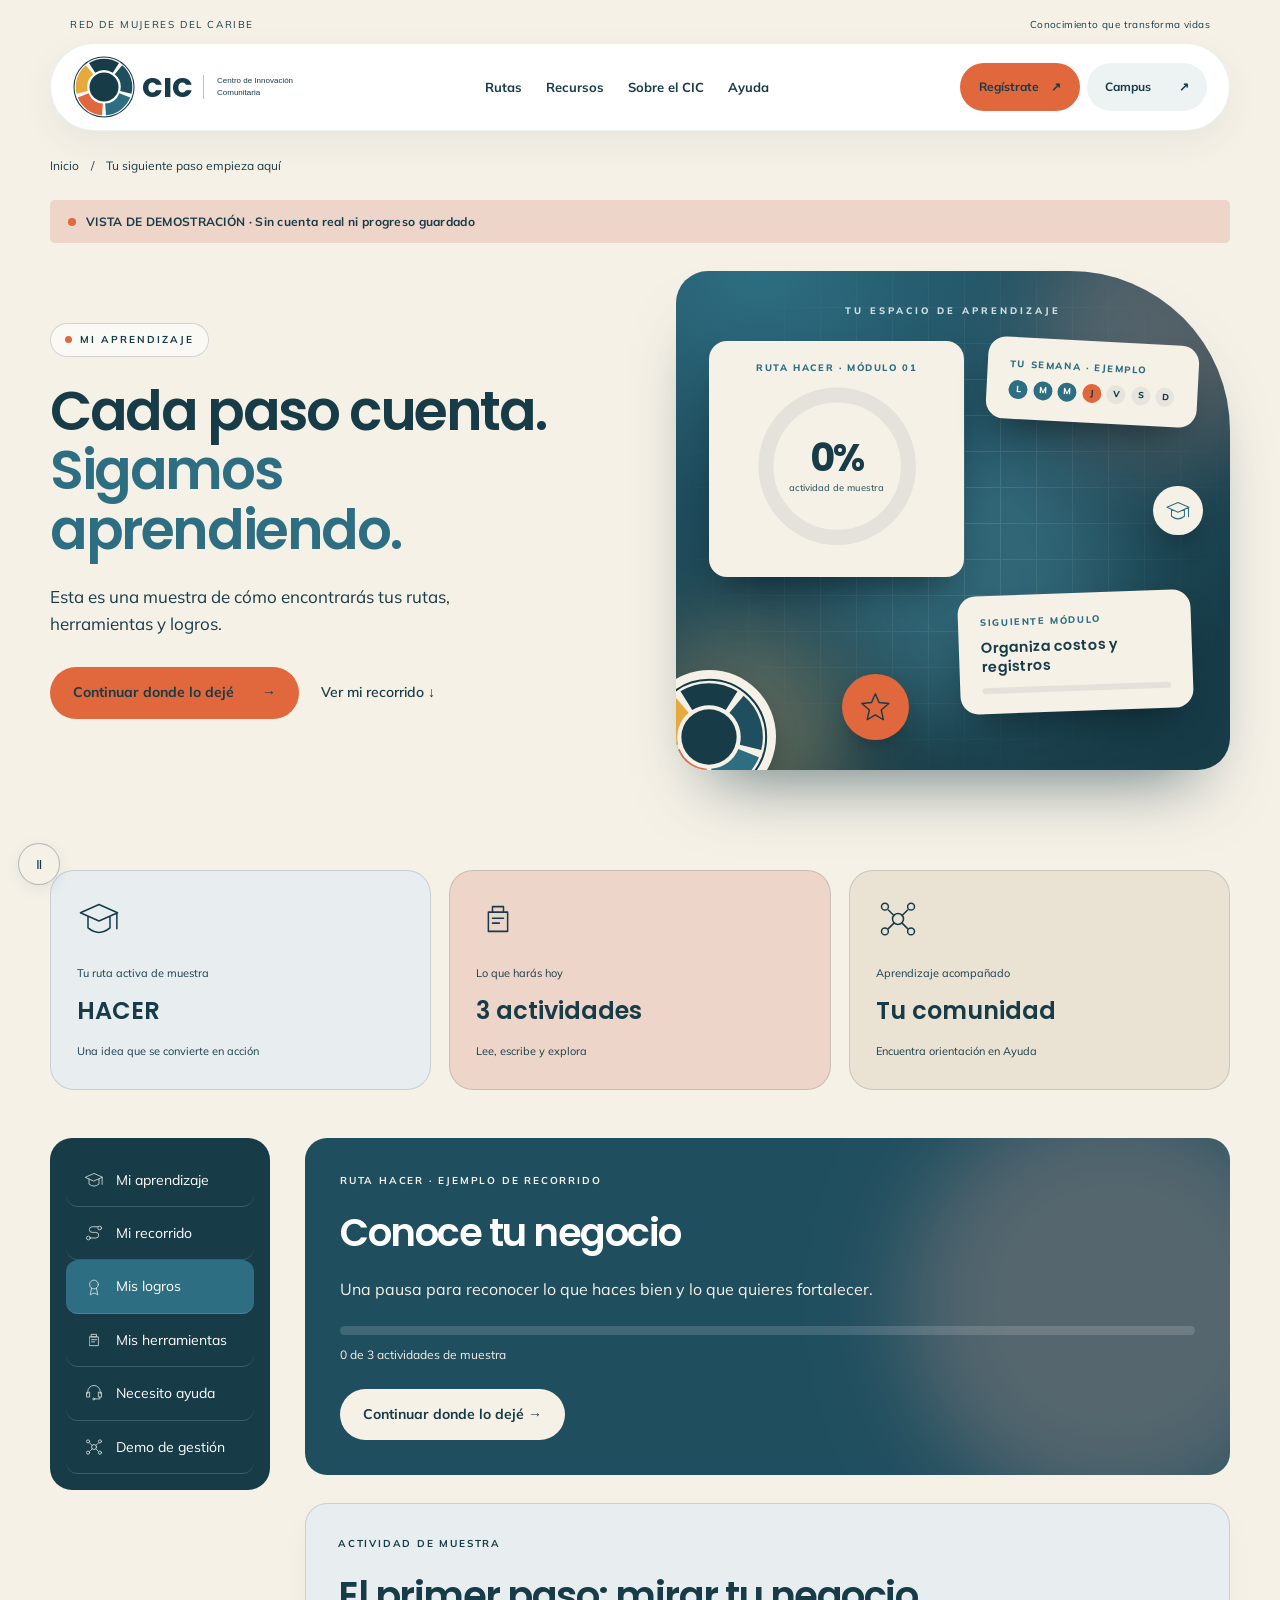
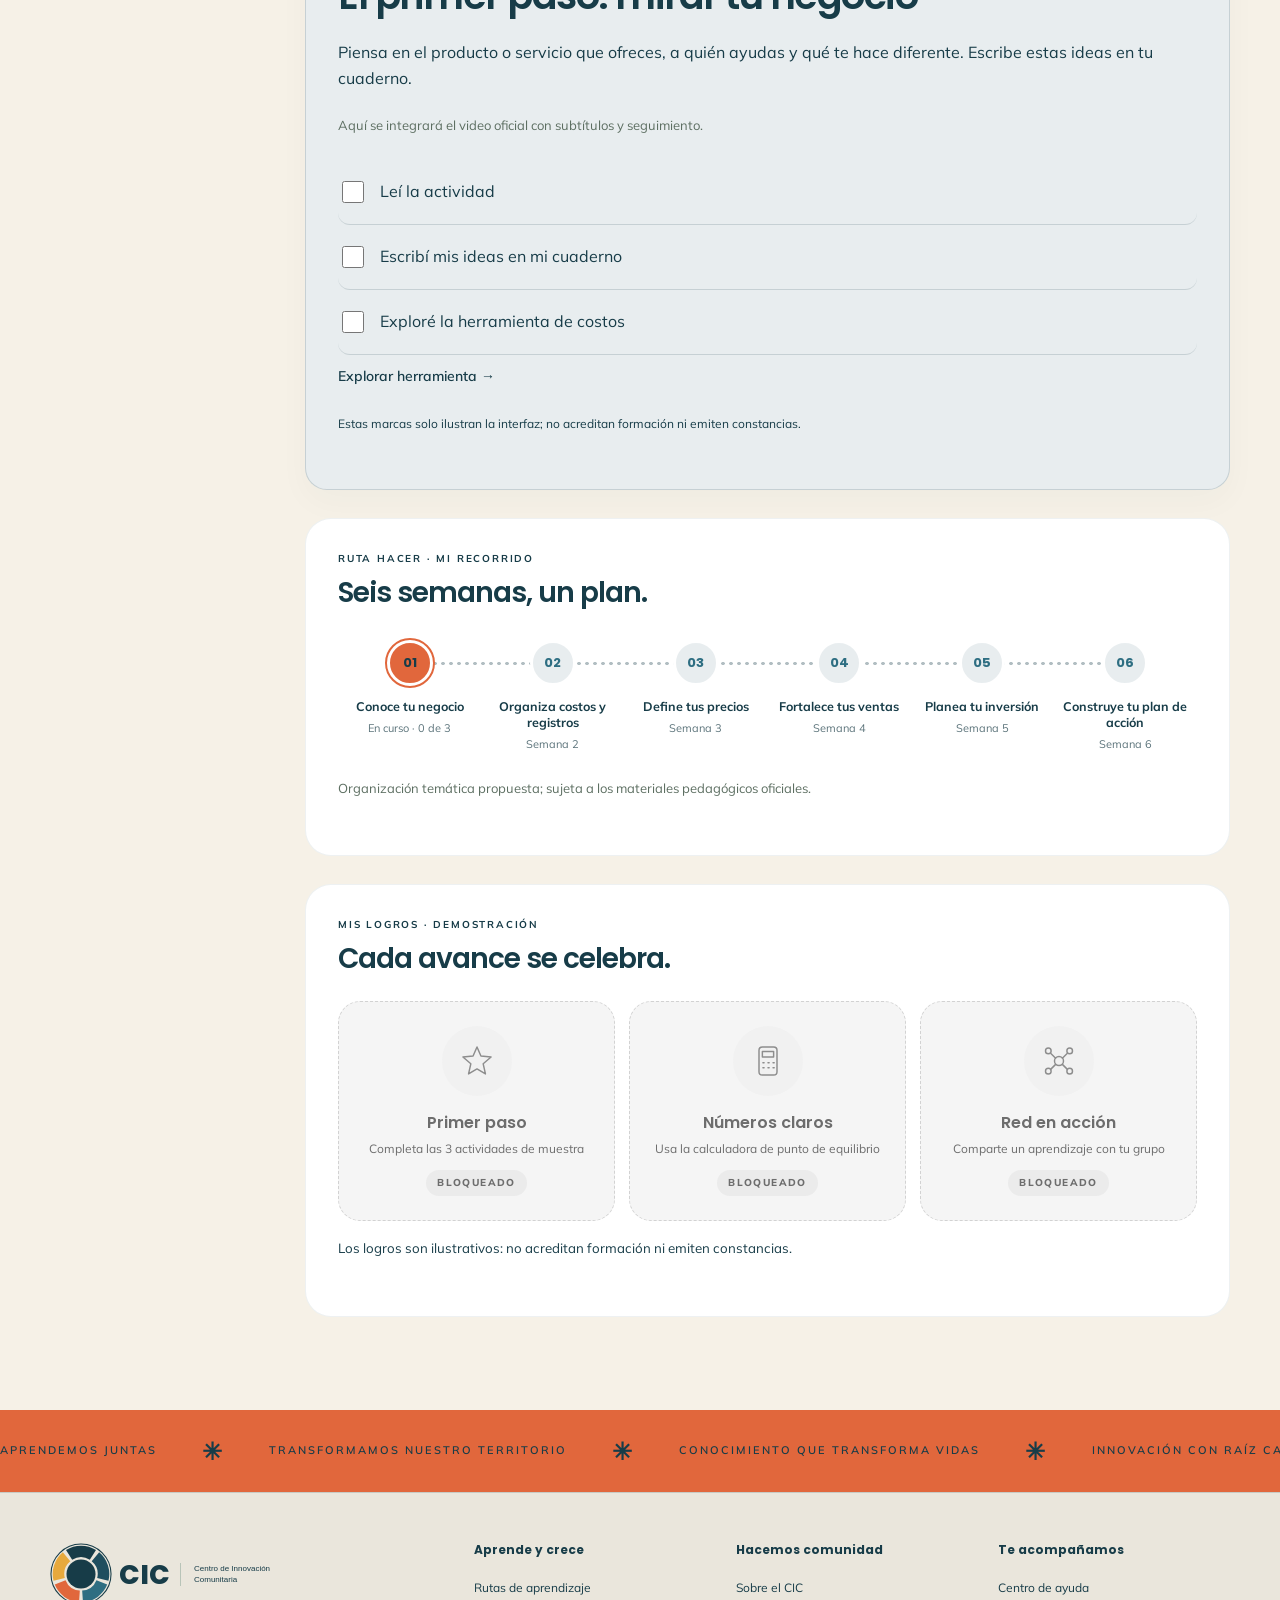
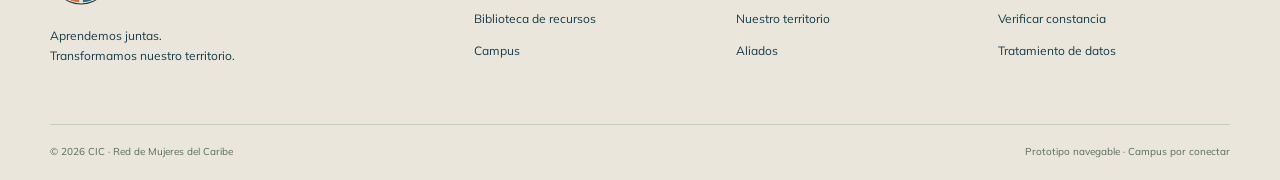
<file: campus/index.html>
<!doctype html><html lang="es-CO"><head><meta charset="utf-8"><meta name="viewport" content="width=device-width,initial-scale=1"><title>Tu siguiente paso empieza aquí | CIC</title><meta name="description" content="Explora cómo será tu espacio de aprendizaje."><meta name="robots" content="noindex,nofollow"><meta name="theme-color" content="#173c48"><meta property="og:title" content="Tu siguiente paso empieza aquí | CIC"><meta property="og:description" content="Explora cómo será tu espacio de aprendizaje."><meta property="og:type" content="website"><link rel="icon" href="../assets/favicon.svg?v=4" type="image/svg+xml"><link rel="icon" href="../assets/favicon-32.png?v=4" sizes="32x32" type="image/png"><link rel="apple-touch-icon" href="../assets/apple-touch-icon.png?v=4"><link rel="stylesheet" href="../assets/style.css"><script src="../assets/app.js" defer></script><script type="application/ld+json">{"@context":"https://schema.org","@type":"WebPage","name":"Tu siguiente paso empieza aquí","description":"Explora cómo será tu espacio de aprendizaje.","inLanguage":"es-CO"}</script><link rel="stylesheet" href="../assets/brand.css"><script src="../assets/brand.js" defer></script><link rel="stylesheet" href="../assets/polish.css"><script src="../assets/polish.js" defer></script><link rel="stylesheet" href="../assets/v3.css"><script src="../assets/v3.js" defer></script></head><body><a class="skip" href="#main">Saltar al contenido</a><div class="topline">RED DE MUJERES DEL CARIBE <span>Conocimiento que transforma vidas</span></div><header class="site-header wrap"><a class="brand" href="../index.html"><img class="brand-seal" src="../assets/sello-cic.svg" alt="" width="62" height="62"><span class="brand-name">CIC<small>Centro de Innovación<br>Comunitaria</small></span></a><nav aria-label="Navegación principal" id="navigation"><a class="" href="../rutas/index.html">Rutas</a><a class="" href="../recursos/index.html">Recursos</a><a class="" href="../sobre-cic/index.html">Sobre el CIC</a><a class="" href="../ayuda/index.html">Ayuda</a></nav><div class="header-actions"><button class="register-trigger btn coral" type="button">Regístrate <span>↗</span></button><a class="btn dark small" href="../campus/index.html">Campus <span>↗</span></a><button class="menu-toggle" aria-controls="navigation" aria-expanded="false" aria-label="Abrir menú">☰</button></div></header><main id="main" class="wrap inner-page page-v3 campus-v3"><div class="breadcrumb"><a href="../index.html">Inicio</a> <span>/</span> Tu siguiente paso empieza aquí</div><div class="demo-banner"><span class="live-dot" aria-hidden="true"></span>VISTA DE DEMOSTRACIÓN · Sin cuenta real ni progreso guardado</div>
<section class="page-hero"><header class="page-heading"><span class="eyebrow pill-eyebrow"><i></i> MI APRENDIZAJE</span><h1>Cada paso cuenta.<br><em>Sigamos aprendiendo.</em></h1><p>Esta es una muestra de cómo encontrarás tus rutas, herramientas y logros.</p><div class="actions"><a class="btn coral" href="#lesson">Continuar donde lo dejé <span>→</span></a><a class="text-link" href="#ruta">Ver mi recorrido <span aria-hidden="true">↓</span></a></div></header>
<div class="stage dash-stage" aria-hidden="true"><div class="stage-grid"></div><span class="blob b1"></span><span class="blob b2"></span><span class="blob b3"></span><span class="stage-kicker">TU ESPACIO DE APRENDIZAJE</span>
<div class="glass ring-card"><small>RUTA HACER · MÓDULO 01</small><div class="ring-wrap"><svg class="ring" viewBox="0 0 120 120"><circle class="ring-bg" cx="60" cy="60" r="52"/><circle class="ring-fg" id="ring-fg" cx="60" cy="60" r="52"/></svg><div class="ring-label"><b id="ring-pct">0%</b><small>actividad de muestra</small></div></div></div>
<div class="glass week"><small>TU SEMANA · EJEMPLO</small><div class="week-dots"><span class="on">L</span><span class="on">M</span><span class="on">M</span><span class="today">J</span><span>V</span><span>S</span><span>D</span></div></div>
<div class="glass next"><small>SIGUIENTE MÓDULO</small><b>Organiza costos y registros</b><span class="mini-bar"><i></i></span></div>
<span class="bubble bu-coral bu1"><svg viewBox="0 0 64 64" aria-hidden="true" fill="none" stroke="currentColor" stroke-width="2.6" stroke-linecap="round" stroke-linejoin="round"><path d="m32 7 7 16 18 2-14 12 4 18-15-9-15 9 4-18L7 25l18-2Z"/></svg></span><span class="bubble bu-cream bu2"><svg viewBox="0 0 64 64" aria-hidden="true" fill="none" stroke="currentColor" stroke-width="2.6" stroke-linecap="round" stroke-linejoin="round"><path d="m5 23 27-12 27 12-27 12ZM16 29v16q16 13 32 0V29M58 24v22"/></svg></span><img class="stage-seal" src="../assets/sello-cic.svg" alt=""></div></section>

<div class="campus-overview"><article><svg viewBox="0 0 64 64" aria-hidden="true" fill="none" stroke="currentColor" stroke-width="2.2" stroke-linecap="round" stroke-linejoin="round"><path d="m5 23 27-12 27 12-27 12ZM16 29v16q16 13 32 0V29M58 24v22"/></svg><span>Tu ruta activa de muestra</span><b>HACER</b><small>Una idea que se convierte en acción</small></article><article><svg viewBox="0 0 64 64" aria-hidden="true" fill="none" stroke="currentColor" stroke-width="2.2" stroke-linecap="round" stroke-linejoin="round"><path d="M18 22h28v28H18zM24 14h16v8H24zM24 31h16M24 38h10"/></svg><span>Lo que harás hoy</span><b>3 actividades</b><small>Lee, escribe y explora</small></article><article><svg viewBox="0 0 64 64" aria-hidden="true" fill="none" stroke="currentColor" stroke-width="2.2" stroke-linecap="round" stroke-linejoin="round"><circle cx="32" cy="32" r="8"/><circle cx="13" cy="14" r="5"/><circle cx="51" cy="14" r="5"/><circle cx="13" cy="50" r="5"/><circle cx="51" cy="50" r="5"/><path d="m18 19 8 8m12 11 8 8m0-27-8 8m-12 11-8 8"/></svg><span>Aprendizaje acompañado</span><b>Tu comunidad</b><small>Encuentra orientación en Ayuda</small></article></div>

<div class="campus-layout"><aside class="campus-menu" aria-label="Menú del campus"><a href="#lesson"><svg viewBox="0 0 64 64" aria-hidden="true" fill="none" stroke="currentColor" stroke-width="2.6" stroke-linecap="round" stroke-linejoin="round"><path d="m5 23 27-12 27 12-27 12ZM16 29v16q16 13 32 0V29M58 24v22"/></svg>Mi aprendizaje</a><a href="#ruta"><svg viewBox="0 0 64 64" aria-hidden="true" fill="none" stroke="currentColor" stroke-width="2.6" stroke-linecap="round" stroke-linejoin="round"><circle cx="14" cy="48" r="6"/><circle cx="50" cy="16" r="6"/><path d="M20 48h18a9 9 0 0 0 0-18H26a9 9 0 0 1 0-18h18"/></svg>Mi recorrido</a><a href="#logros"><svg viewBox="0 0 64 64" aria-hidden="true" fill="none" stroke="currentColor" stroke-width="2.6" stroke-linecap="round" stroke-linejoin="round"><circle cx="32" cy="24" r="14"/><path d="m24 36-4 21 12-6 12 6-4-21"/></svg>Mis logros</a><a href="../recursos/index.html"><svg viewBox="0 0 64 64" aria-hidden="true" fill="none" stroke="currentColor" stroke-width="2.6" stroke-linecap="round" stroke-linejoin="round"><path d="M18 22h28v28H18zM24 14h16v8H24zM24 31h16M24 38h10"/></svg>Mis herramientas</a><a href="../ayuda/index.html"><svg viewBox="0 0 64 64" aria-hidden="true" fill="none" stroke="currentColor" stroke-width="2.6" stroke-linecap="round" stroke-linejoin="round"><path d="M12 35v-7a20 20 0 0 1 40 0v7M12 30H8v15h10V30zm40 0h4v15H46V30zm-1 15v6H34"/><circle cx="31" cy="51" r="3"/></svg>Necesito ayuda</a><a href="../gestion/index.html"><svg viewBox="0 0 64 64" aria-hidden="true" fill="none" stroke="currentColor" stroke-width="2.6" stroke-linecap="round" stroke-linejoin="round"><circle cx="32" cy="32" r="8"/><circle cx="13" cy="14" r="5"/><circle cx="51" cy="14" r="5"/><circle cx="13" cy="50" r="5"/><circle cx="51" cy="50" r="5"/><path d="m18 19 8 8m12 11 8 8m0-27-8 8m-12 11-8 8"/></svg>Demo de gestión</a></aside>
<div class="campus-main"><article class="continue-card"><span class="blob b1"></span><span class="eyebrow">RUTA HACER · EJEMPLO DE RECORRIDO</span><h2>Conoce tu negocio</h2><p>Una pausa para reconocer lo que haces bien y lo que quieres fortalecer.</p><div class="progress"><span id="progress-fill"></span></div><p id="progress-label">0 de 3 actividades de muestra</p><a class="btn dark" href="#lesson">Continuar donde lo dejé →</a></article>
<section id="lesson" class="info-card"><span class="eyebrow">ACTIVIDAD DE MUESTRA</span><h2>El primer paso: mirar tu negocio</h2><p>Piensa en el producto o servicio que ofreces, a quién ayudas y qué te hace diferente. Escribe estas ideas en tu cuaderno.</p><p class="muted">Aquí se integrará el video oficial con subtítulos y seguimiento.</p><div class="lesson-checks"><label><input type="checkbox" class="activity" value="0">Leí la actividad</label><label><input type="checkbox" class="activity" value="1">Escribí mis ideas en mi cuaderno</label><label><input type="checkbox" class="activity" value="2">Exploré la herramienta de costos</label></div><a class="text-link" href="../recursos/punto-equilibrio/index.html">Explorar herramienta →</a><p><small>Estas marcas solo ilustran la interfaz; no acreditan formación ni emiten constancias.</small></p></section>
<section id="ruta" class="route-timeline"><span class="eyebrow">RUTA HACER · MI RECORRIDO</span><h2>Seis semanas, un plan.</h2><ol class="timeline"><li class="current"><span class="tl-dot">01</span><div><b>Conoce tu negocio</b><small>En curso · 0 de 3</small></div></li><li><span class="tl-dot">02</span><div><b>Organiza costos y registros</b><small>Semana 2</small></div></li><li><span class="tl-dot">03</span><div><b>Define tus precios</b><small>Semana 3</small></div></li><li><span class="tl-dot">04</span><div><b>Fortalece tus ventas</b><small>Semana 4</small></div></li><li><span class="tl-dot">05</span><div><b>Planea tu inversión</b><small>Semana 5</small></div></li><li><span class="tl-dot">06</span><div><b>Construye tu plan de acción</b><small>Semana 6</small></div></li></ol><p class="muted">Organización temática propuesta; sujeta a los materiales pedagógicos oficiales.</p></section>
<section id="logros" class="badges"><span class="eyebrow">MIS LOGROS · DEMOSTRACIÓN</span><h2>Cada avance se celebra.</h2><div class="badge-grid"><article class="badge" id="badge-first"><span class="badge-ico"><svg viewBox="0 0 64 64" aria-hidden="true" fill="none" stroke="currentColor" stroke-width="2.6" stroke-linecap="round" stroke-linejoin="round"><path d="m32 7 7 16 18 2-14 12 4 18-15-9-15 9 4-18L7 25l18-2Z"/></svg></span><b>Primer paso</b><small>Completa las 3 actividades de muestra</small><em class="badge-state">Bloqueado</em></article><article class="badge"><span class="badge-ico"><svg viewBox="0 0 64 64" aria-hidden="true" fill="none" stroke="currentColor" stroke-width="2.6" stroke-linecap="round" stroke-linejoin="round"><rect x="16" y="7" width="32" height="50" rx="6"/><path d="M22 15h20v10H22zM23 35h2m7 0h2m7 0h2M23 44h2m7 0h2m7 0h2"/></svg></span><b>Números claros</b><small>Usa la calculadora de punto de equilibrio</small><em class="badge-state">Bloqueado</em></article><article class="badge"><span class="badge-ico"><svg viewBox="0 0 64 64" aria-hidden="true" fill="none" stroke="currentColor" stroke-width="2.6" stroke-linecap="round" stroke-linejoin="round"><circle cx="32" cy="32" r="8"/><circle cx="13" cy="14" r="5"/><circle cx="51" cy="14" r="5"/><circle cx="13" cy="50" r="5"/><circle cx="51" cy="50" r="5"/><path d="m18 19 8 8m12 11 8 8m0-27-8 8m-12 11-8 8"/></svg></span><b>Red en acción</b><small>Comparte un aprendizaje con tu grupo</small><em class="badge-state">Bloqueado</em></article></div><p><small>Los logros son ilustrativos: no acreditan formación ni emiten constancias.</small></p></section></div></div></main><div class="brand-ribbon ribbon-foot" aria-hidden="true"><span>APRENDEMOS JUNTAS <i>✳</i> TRANSFORMAMOS NUESTRO TERRITORIO <i>✳</i> CONOCIMIENTO QUE TRANSFORMA VIDAS <i>✳</i> INNOVACIÓN CON RAÍZ CARIBE</span></div><footer><div class="wrap footer-grid"><div><a class="brand" href="../index.html"><img class="brand-seal" src="../assets/sello-cic.svg" alt="" width="62" height="62"><span class="brand-name">CIC<small>Centro de Innovación<br>Comunitaria</small></span></a><p>Aprendemos juntas.<br>Transformamos nuestro territorio.</p></div><div><h3>Aprende y crece</h3><a class="" href="../rutas/index.html">Rutas de aprendizaje</a><a class="" href="../recursos/index.html">Biblioteca de recursos</a><a class="" href="../campus/index.html">Campus</a></div><div><h3>Hacemos comunidad</h3><a class="" href="../sobre-cic/index.html">Sobre el CIC</a><a class="" href="../sobre-cic/territorio/index.html">Nuestro territorio</a><a class="" href="../sobre-cic/aliados/index.html">Aliados</a></div><div><h3>Te acompañamos</h3><a class="" href="../ayuda/index.html">Centro de ayuda</a><a class="" href="../verificar/index.html">Verificar constancia</a><a class="" href="../politica-datos/index.html">Tratamiento de datos</a></div></div><div class="wrap footer-bottom"><span>© 2026 CIC · Red de Mujeres del Caribe</span><span>Prototipo navegable · Campus por conectar</span></div></footer><dialog id="register-dialog" aria-labelledby="register-title"><button type="button" class="modal-close" aria-label="Cerrar registro">×</button><div class="modal-intro"><span class="eyebrow">CONECTA CON EL CIC</span><h2 id="register-title">Hagamos crecer<br>esta red.</h2><p>Elige cómo quieres participar.</p></div><form id="register-form"><fieldset><legend>Tu perfil</legend><div class="profile-options"><label><input type="radio" name="profile" value="dinamizador" checked required><span><b>Dinamizador</b><small>Conecta el territorio</small></span></label><label><input type="radio" name="profile" value="mentor"  required><span><b>Mentor</b><small>Comparte tu experiencia</small></span></label><label><input type="radio" name="profile" value="aliado"  required><span><b>Aliado</b><small>Multiplica oportunidades</small></span></label></div></fieldset><label for="register-cedula">Número de cédula</label><input id="register-cedula" name="cedula" type="text" inputmode="numeric" autocomplete="username" pattern="[0-9]{1,15}" maxlength="15" placeholder="Ingresa tu número de cédula" required aria-describedby="cedula-help"><small id="cedula-help">Escribe solo números, sin puntos ni espacios.</small><label for="register-password">Contraseña</label><div class="password-field"><input id="register-password" name="password" type="password" autocomplete="new-password" minlength="8" placeholder="Mínimo 8 caracteres" required aria-describedby="password-help"><button type="button" id="toggle-password" aria-label="Mostrar contraseña" aria-pressed="false">Ver</button></div><small id="password-help">Usa al menos 8 caracteres.</small><button class="btn dark register-submit" type="submit">Probar registro <span>↗</span></button><p class="register-note">Demostración: no se crea una cuenta ni se guardan o envían tus datos. Usa datos ficticios.</p><div id="register-result" role="status" hidden></div></form></dialog><button class="motion-toggle" type="button" aria-pressed="false">Pausar movimiento <span aria-hidden="true">Ⅱ</span></button></body></html>
</file>
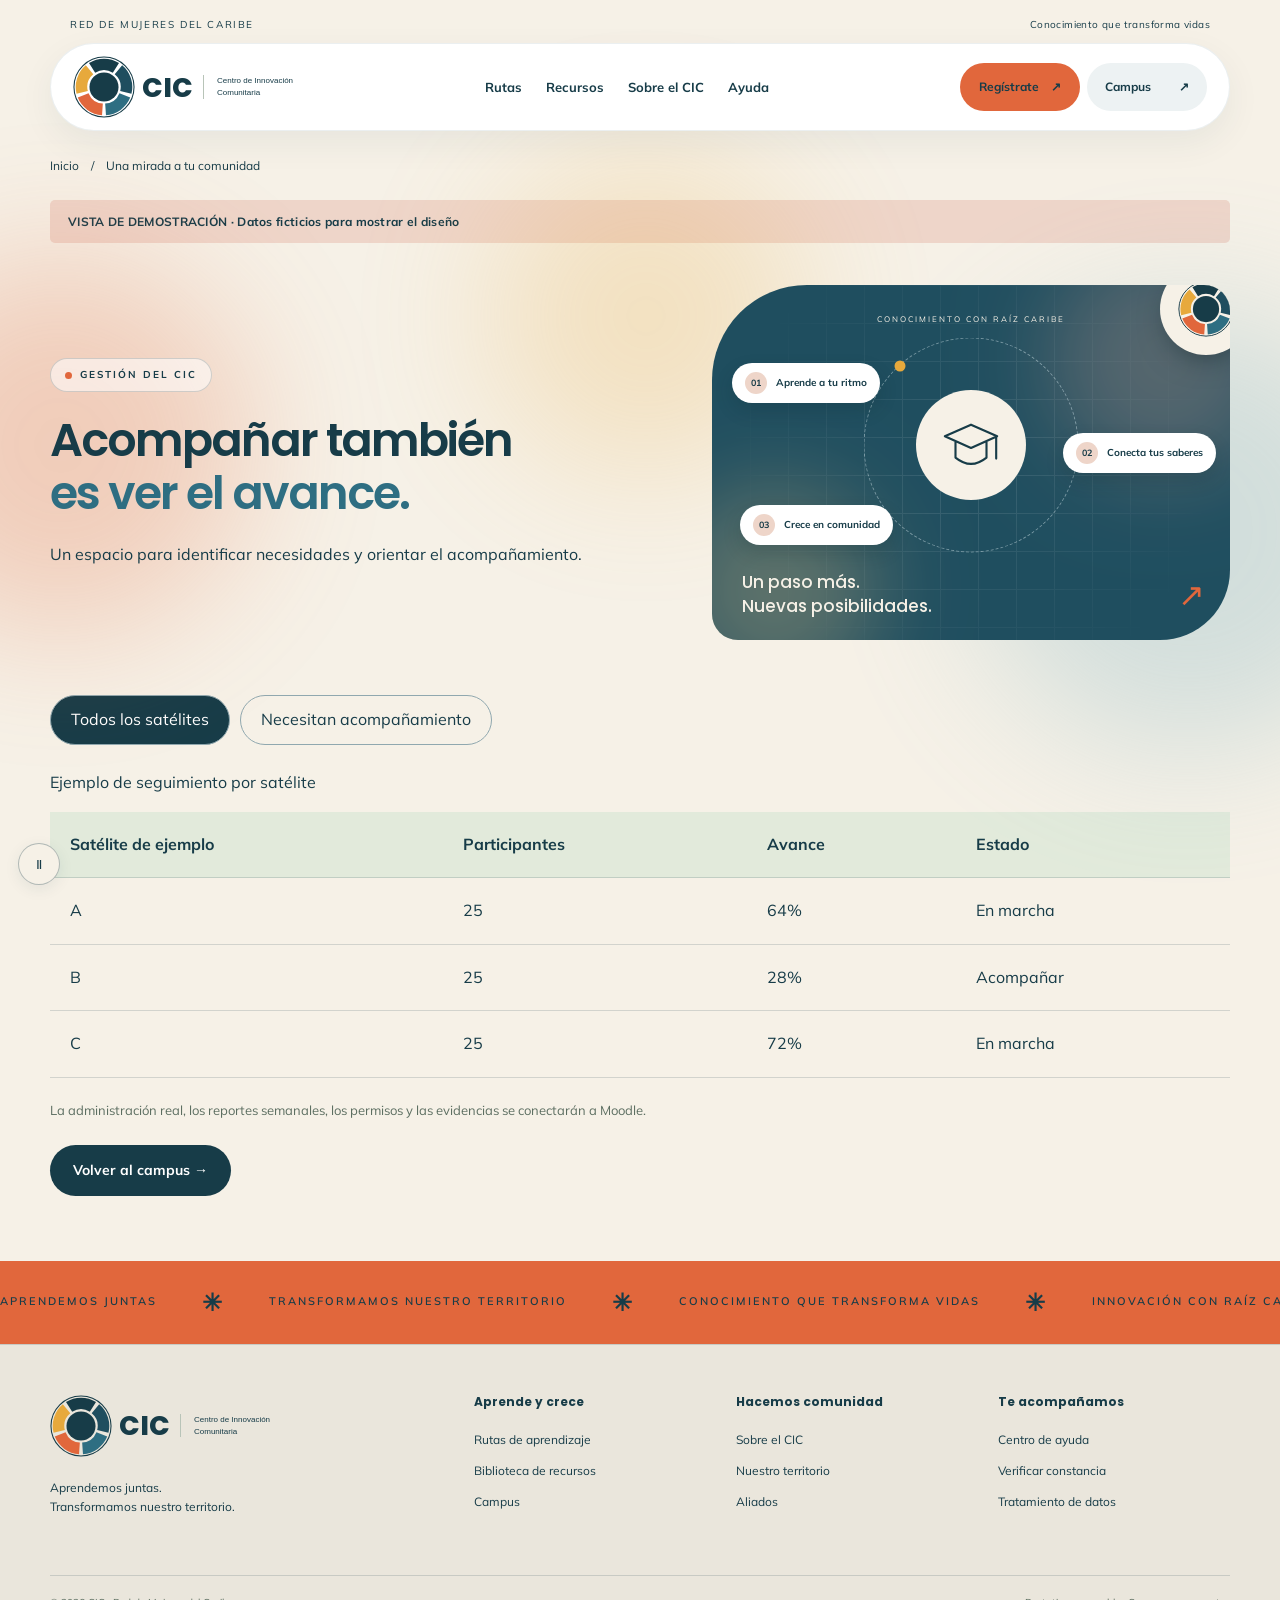
<file: gestion/index.html>
<!doctype html><html lang="es-CO"><head><meta charset="utf-8"><meta name="viewport" content="width=device-width,initial-scale=1"><title>Una mirada a tu comunidad | CIC</title><meta name="description" content="Vista de demostración para el equipo de gestión del CIC."><meta name="robots" content="noindex,nofollow"><meta name="theme-color" content="#173c48"><meta property="og:title" content="Una mirada a tu comunidad | CIC"><meta property="og:description" content="Vista de demostración para el equipo de gestión del CIC."><meta property="og:type" content="website"><link rel="icon" href="../assets/favicon.svg?v=4" type="image/svg+xml"><link rel="icon" href="../assets/favicon-32.png?v=4" sizes="32x32" type="image/png"><link rel="apple-touch-icon" href="../assets/apple-touch-icon.png?v=4"><link rel="stylesheet" href="../assets/style.css"><script src="../assets/app.js" defer></script><script type="application/ld+json">{"@context":"https://schema.org","@type":"WebPage","name":"Una mirada a tu comunidad","description":"Vista de demostración para el equipo de gestión del CIC.","inLanguage":"es-CO"}</script><link rel="stylesheet" href="../assets/brand.css"><script src="../assets/brand.js" defer></script><link rel="stylesheet" href="../assets/polish.css"><script src="../assets/polish.js" defer></script><link rel="stylesheet" href="../assets/v3.css"><script src="../assets/v3.js" defer></script></head><body><a class="skip" href="#main">Saltar al contenido</a><div class="topline">RED DE MUJERES DEL CARIBE <span>Conocimiento que transforma vidas</span></div><header class="site-header wrap"><a class="brand" href="../index.html"><img class="brand-seal" src="../assets/sello-cic.svg" alt="" width="62" height="62"><span class="brand-name">CIC<small>Centro de Innovación<br>Comunitaria</small></span></a><nav aria-label="Navegación principal" id="navigation"><a class="" href="../rutas/index.html">Rutas</a><a class="" href="../recursos/index.html">Recursos</a><a class="" href="../sobre-cic/index.html">Sobre el CIC</a><a class="" href="../ayuda/index.html">Ayuda</a></nav><div class="header-actions"><button class="register-trigger btn coral" type="button">Regístrate <span>↗</span></button><a class="btn dark small" href="../campus/index.html">Campus <span>↗</span></a><button class="menu-toggle" aria-controls="navigation" aria-expanded="false" aria-label="Abrir menú">☰</button></div></header><main id="main" class="wrap inner-page"><div class="breadcrumb"><a class="" href="../index.html">Inicio</a> <span>/</span> Una mirada a tu comunidad</div><div class="demo-banner">VISTA DE DEMOSTRACIÓN · Datos ficticios para mostrar el diseño</div><section class="inner-hero"><header class="page-heading"><span class="eyebrow">GESTIÓN DEL CIC</span><h1>Acompañar también<br><em>es ver el avance.</em></h1><p>Un espacio para identificar necesidades y orientar el acompañamiento.</p></header><div class="editorial-visual" aria-hidden="true"><div class="visual-grid"></div><span class="visual-kicker">CONOCIMIENTO CON RAÍZ CARIBE</span><div class="visual-orbit"></div><div class="visual-medallion"><svg viewBox="0 0 64 64" aria-hidden="true" fill="none" stroke="currentColor" stroke-width="2.2" stroke-linecap="round" stroke-linejoin="round"><path d="m5 23 27-12 27 12-27 12ZM16 29v16q16 13 32 0V29M58 24v22"/></svg></div><div class="float-tag tag-a"><span>01</span>Aprende a tu ritmo</div><div class="float-tag tag-b"><span>02</span>Conecta tus saberes</div><div class="float-tag tag-c"><span>03</span>Crece en comunidad</div><div class="visual-bottom"><b>Un paso más.<br>Nuevas posibilidades.</b><span>↗</span></div></div></section><div class="filters"><button data-report="all" aria-pressed="true">Todos los satélites</button><button data-report="attention" aria-pressed="false">Necesitan acompañamiento</button></div><div class="table-scroll"><table><caption>Ejemplo de seguimiento por satélite</caption><thead><tr><th>Satélite de ejemplo</th><th>Participantes</th><th>Avance</th><th>Estado</th></tr></thead><tbody><tr data-status="En marcha"><td>A</td><td>25</td><td>64%</td><td>En marcha</td></tr><tr data-status="Acompañar"><td>B</td><td>25</td><td>28%</td><td>Acompañar</td></tr><tr data-status="En marcha"><td>C</td><td>25</td><td>72%</td><td>En marcha</td></tr></tbody></table></div><p class="muted">La administración real, los reportes semanales, los permisos y las evidencias se conectarán a Moodle.</p><a class="btn dark" href="../campus/index.html">Volver al campus →</a></main><div class="brand-ribbon ribbon-foot" aria-hidden="true"><span>APRENDEMOS JUNTAS <i>✳</i> TRANSFORMAMOS NUESTRO TERRITORIO <i>✳</i> CONOCIMIENTO QUE TRANSFORMA VIDAS <i>✳</i> INNOVACIÓN CON RAÍZ CARIBE</span></div><footer><div class="wrap footer-grid"><div><a class="brand" href="../index.html"><img class="brand-seal" src="../assets/sello-cic.svg" alt="" width="62" height="62"><span class="brand-name">CIC<small>Centro de Innovación<br>Comunitaria</small></span></a><p>Aprendemos juntas.<br>Transformamos nuestro territorio.</p></div><div><h3>Aprende y crece</h3><a class="" href="../rutas/index.html">Rutas de aprendizaje</a><a class="" href="../recursos/index.html">Biblioteca de recursos</a><a class="" href="../campus/index.html">Campus</a></div><div><h3>Hacemos comunidad</h3><a class="" href="../sobre-cic/index.html">Sobre el CIC</a><a class="" href="../sobre-cic/territorio/index.html">Nuestro territorio</a><a class="" href="../sobre-cic/aliados/index.html">Aliados</a></div><div><h3>Te acompañamos</h3><a class="" href="../ayuda/index.html">Centro de ayuda</a><a class="" href="../verificar/index.html">Verificar constancia</a><a class="" href="../politica-datos/index.html">Tratamiento de datos</a></div></div><div class="wrap footer-bottom"><span>© 2026 CIC · Red de Mujeres del Caribe</span><span>Prototipo navegable · Campus por conectar</span></div></footer><dialog id="register-dialog" aria-labelledby="register-title"><button type="button" class="modal-close" aria-label="Cerrar registro">×</button><div class="modal-intro"><span class="eyebrow">CONECTA CON EL CIC</span><h2 id="register-title">Hagamos crecer<br>esta red.</h2><p>Elige cómo quieres participar.</p></div><form id="register-form"><fieldset><legend>Tu perfil</legend><div class="profile-options"><label><input type="radio" name="profile" value="dinamizador" checked required><span><b>Dinamizador</b><small>Conecta el territorio</small></span></label><label><input type="radio" name="profile" value="mentor"  required><span><b>Mentor</b><small>Comparte tu experiencia</small></span></label><label><input type="radio" name="profile" value="aliado"  required><span><b>Aliado</b><small>Multiplica oportunidades</small></span></label></div></fieldset><label for="register-cedula">Número de cédula</label><input id="register-cedula" name="cedula" type="text" inputmode="numeric" autocomplete="username" pattern="[0-9]{1,15}" maxlength="15" placeholder="Ingresa tu número de cédula" required aria-describedby="cedula-help"><small id="cedula-help">Escribe solo números, sin puntos ni espacios.</small><label for="register-password">Contraseña</label><div class="password-field"><input id="register-password" name="password" type="password" autocomplete="new-password" minlength="8" placeholder="Mínimo 8 caracteres" required aria-describedby="password-help"><button type="button" id="toggle-password" aria-label="Mostrar contraseña" aria-pressed="false">Ver</button></div><small id="password-help">Usa al menos 8 caracteres.</small><button class="btn dark register-submit" type="submit">Probar registro <span>↗</span></button><p class="register-note">Demostración: no se crea una cuenta ni se guardan o envían tus datos. Usa datos ficticios.</p><div id="register-result" role="status" hidden></div></form></dialog><button class="motion-toggle" type="button" aria-pressed="false">Pausar movimiento <span aria-hidden="true">Ⅱ</span></button></body></html>
</file>
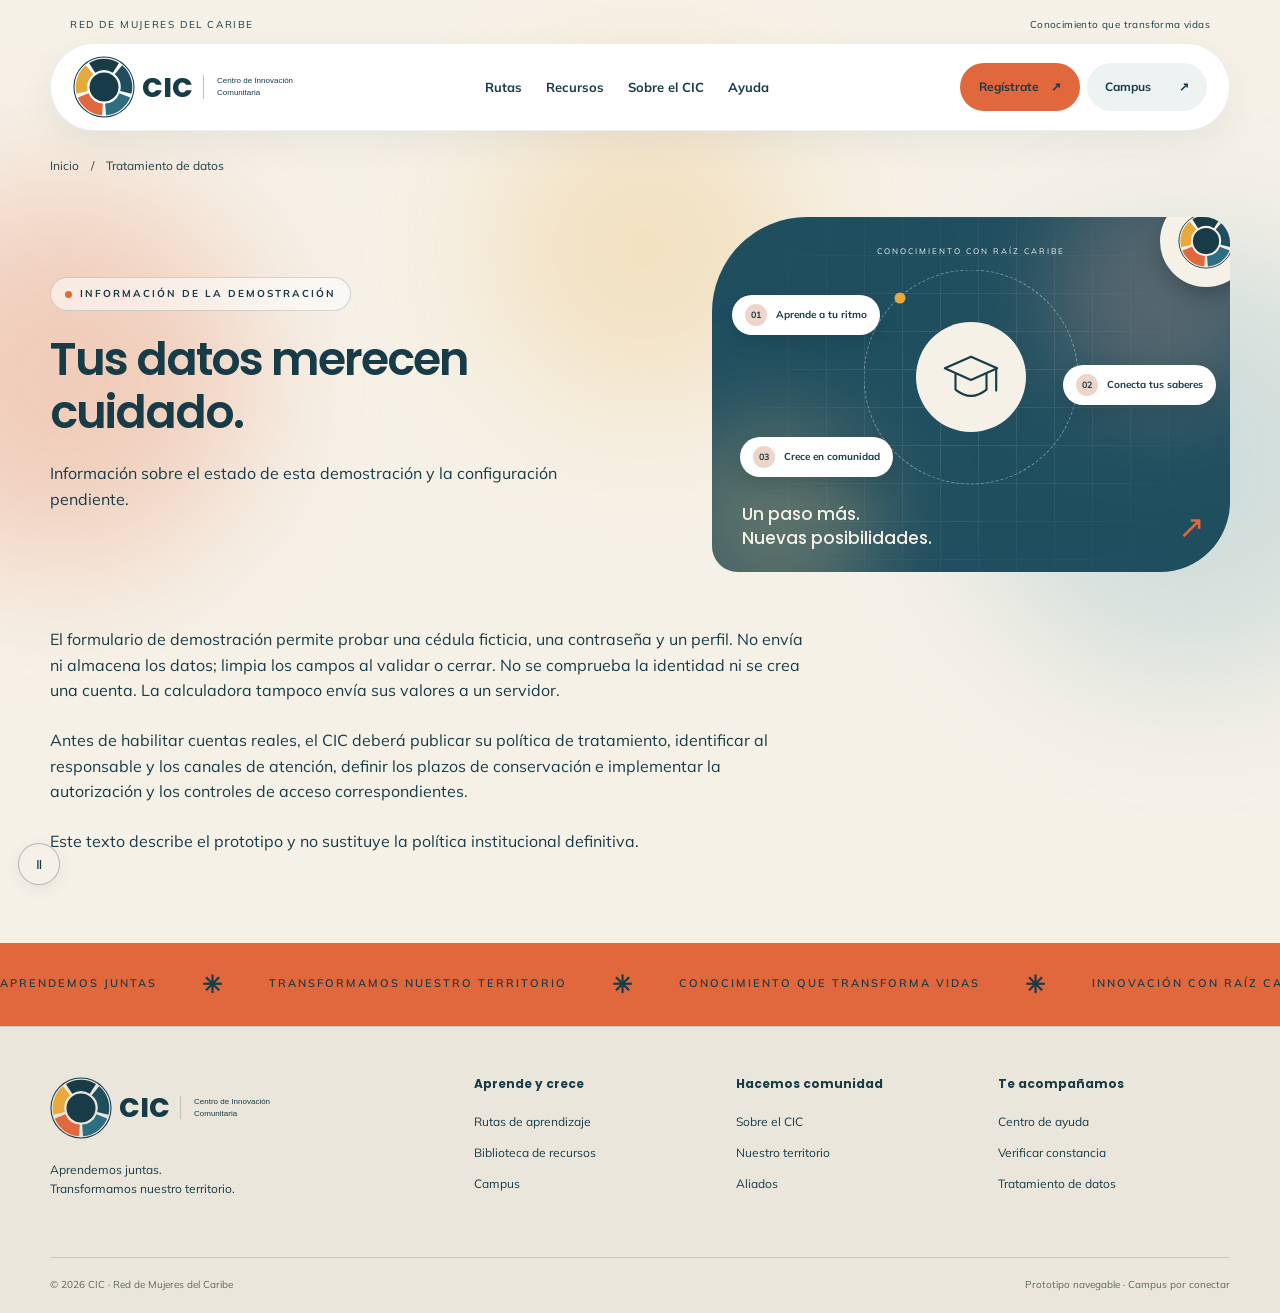
<file: politica-datos/index.html>
<!doctype html><html lang="es-CO"><head><meta charset="utf-8"><meta name="viewport" content="width=device-width,initial-scale=1"><title>Tratamiento de datos | CIC</title><meta name="description" content="Información sobre el estado de esta demostración y la configuración pendiente."><meta name="robots" content="noindex,nofollow"><meta name="theme-color" content="#173c48"><meta property="og:title" content="Tratamiento de datos | CIC"><meta property="og:description" content="Información sobre el estado de esta demostración y la configuración pendiente."><meta property="og:type" content="website"><link rel="icon" href="../assets/favicon.svg?v=4" type="image/svg+xml"><link rel="icon" href="../assets/favicon-32.png?v=4" sizes="32x32" type="image/png"><link rel="apple-touch-icon" href="../assets/apple-touch-icon.png?v=4"><link rel="stylesheet" href="../assets/style.css"><script src="../assets/app.js" defer></script><script type="application/ld+json">{"@context":"https://schema.org","@type":"WebPage","name":"Tratamiento de datos","description":"Información sobre el estado de esta demostración y la configuración pendiente.","inLanguage":"es-CO"}</script><link rel="stylesheet" href="../assets/brand.css"><script src="../assets/brand.js" defer></script><link rel="stylesheet" href="../assets/polish.css"><script src="../assets/polish.js" defer></script><link rel="stylesheet" href="../assets/v3.css"><script src="../assets/v3.js" defer></script></head><body><a class="skip" href="#main">Saltar al contenido</a><div class="topline">RED DE MUJERES DEL CARIBE <span>Conocimiento que transforma vidas</span></div><header class="site-header wrap"><a class="brand" href="../index.html"><img class="brand-seal" src="../assets/sello-cic.svg" alt="" width="62" height="62"><span class="brand-name">CIC<small>Centro de Innovación<br>Comunitaria</small></span></a><nav aria-label="Navegación principal" id="navigation"><a class="" href="../rutas/index.html">Rutas</a><a class="" href="../recursos/index.html">Recursos</a><a class="" href="../sobre-cic/index.html">Sobre el CIC</a><a class="" href="../ayuda/index.html">Ayuda</a></nav><div class="header-actions"><button class="register-trigger btn coral" type="button">Regístrate <span>↗</span></button><a class="btn dark small" href="../campus/index.html">Campus <span>↗</span></a><button class="menu-toggle" aria-controls="navigation" aria-expanded="false" aria-label="Abrir menú">☰</button></div></header><main id="main" class="wrap inner-page"><div class="breadcrumb"><a class="" href="../index.html">Inicio</a> <span>/</span> Tratamiento de datos</div><section class="inner-hero"><header class="page-heading"><span class="eyebrow">INFORMACIÓN DE LA DEMOSTRACIÓN</span><h1>Tus datos merecen cuidado.</h1><p>Información sobre el estado de esta demostración y la configuración pendiente.</p></header><div class="editorial-visual" aria-hidden="true"><div class="visual-grid"></div><span class="visual-kicker">CONOCIMIENTO CON RAÍZ CARIBE</span><div class="visual-orbit"></div><div class="visual-medallion"><svg viewBox="0 0 64 64" aria-hidden="true" fill="none" stroke="currentColor" stroke-width="2.2" stroke-linecap="round" stroke-linejoin="round"><path d="m5 23 27-12 27 12-27 12ZM16 29v16q16 13 32 0V29M58 24v22"/></svg></div><div class="float-tag tag-a"><span>01</span>Aprende a tu ritmo</div><div class="float-tag tag-b"><span>02</span>Conecta tus saberes</div><div class="float-tag tag-c"><span>03</span>Crece en comunidad</div><div class="visual-bottom"><b>Un paso más.<br>Nuevas posibilidades.</b><span>↗</span></div></div></section><div class="prose"><p>El formulario de demostración permite probar una cédula ficticia, una contraseña y un perfil. No envía ni almacena los datos; limpia los campos al validar o cerrar. No se comprueba la identidad ni se crea una cuenta. La calculadora tampoco envía sus valores a un servidor.</p><p>Antes de habilitar cuentas reales, el CIC deberá publicar su política de tratamiento, identificar al responsable y los canales de atención, definir los plazos de conservación e implementar la autorización y los controles de acceso correspondientes.</p><p>Este texto describe el prototipo y no sustituye la política institucional definitiva.</p></div></main><div class="brand-ribbon ribbon-foot" aria-hidden="true"><span>APRENDEMOS JUNTAS <i>✳</i> TRANSFORMAMOS NUESTRO TERRITORIO <i>✳</i> CONOCIMIENTO QUE TRANSFORMA VIDAS <i>✳</i> INNOVACIÓN CON RAÍZ CARIBE</span></div><footer><div class="wrap footer-grid"><div><a class="brand" href="../index.html"><img class="brand-seal" src="../assets/sello-cic.svg" alt="" width="62" height="62"><span class="brand-name">CIC<small>Centro de Innovación<br>Comunitaria</small></span></a><p>Aprendemos juntas.<br>Transformamos nuestro territorio.</p></div><div><h3>Aprende y crece</h3><a class="" href="../rutas/index.html">Rutas de aprendizaje</a><a class="" href="../recursos/index.html">Biblioteca de recursos</a><a class="" href="../campus/index.html">Campus</a></div><div><h3>Hacemos comunidad</h3><a class="" href="../sobre-cic/index.html">Sobre el CIC</a><a class="" href="../sobre-cic/territorio/index.html">Nuestro territorio</a><a class="" href="../sobre-cic/aliados/index.html">Aliados</a></div><div><h3>Te acompañamos</h3><a class="" href="../ayuda/index.html">Centro de ayuda</a><a class="" href="../verificar/index.html">Verificar constancia</a><a class="" href="../politica-datos/index.html">Tratamiento de datos</a></div></div><div class="wrap footer-bottom"><span>© 2026 CIC · Red de Mujeres del Caribe</span><span>Prototipo navegable · Campus por conectar</span></div></footer><dialog id="register-dialog" aria-labelledby="register-title"><button type="button" class="modal-close" aria-label="Cerrar registro">×</button><div class="modal-intro"><span class="eyebrow">CONECTA CON EL CIC</span><h2 id="register-title">Hagamos crecer<br>esta red.</h2><p>Elige cómo quieres participar.</p></div><form id="register-form"><fieldset><legend>Tu perfil</legend><div class="profile-options"><label><input type="radio" name="profile" value="dinamizador" checked required><span><b>Dinamizador</b><small>Conecta el territorio</small></span></label><label><input type="radio" name="profile" value="mentor"  required><span><b>Mentor</b><small>Comparte tu experiencia</small></span></label><label><input type="radio" name="profile" value="aliado"  required><span><b>Aliado</b><small>Multiplica oportunidades</small></span></label></div></fieldset><label for="register-cedula">Número de cédula</label><input id="register-cedula" name="cedula" type="text" inputmode="numeric" autocomplete="username" pattern="[0-9]{1,15}" maxlength="15" placeholder="Ingresa tu número de cédula" required aria-describedby="cedula-help"><small id="cedula-help">Escribe solo números, sin puntos ni espacios.</small><label for="register-password">Contraseña</label><div class="password-field"><input id="register-password" name="password" type="password" autocomplete="new-password" minlength="8" placeholder="Mínimo 8 caracteres" required aria-describedby="password-help"><button type="button" id="toggle-password" aria-label="Mostrar contraseña" aria-pressed="false">Ver</button></div><small id="password-help">Usa al menos 8 caracteres.</small><button class="btn dark register-submit" type="submit">Probar registro <span>↗</span></button><p class="register-note">Demostración: no se crea una cuenta ni se guardan o envían tus datos. Usa datos ficticios.</p><div id="register-result" role="status" hidden></div></form></dialog><button class="motion-toggle" type="button" aria-pressed="false">Pausar movimiento <span aria-hidden="true">Ⅱ</span></button></body></html>
</file>
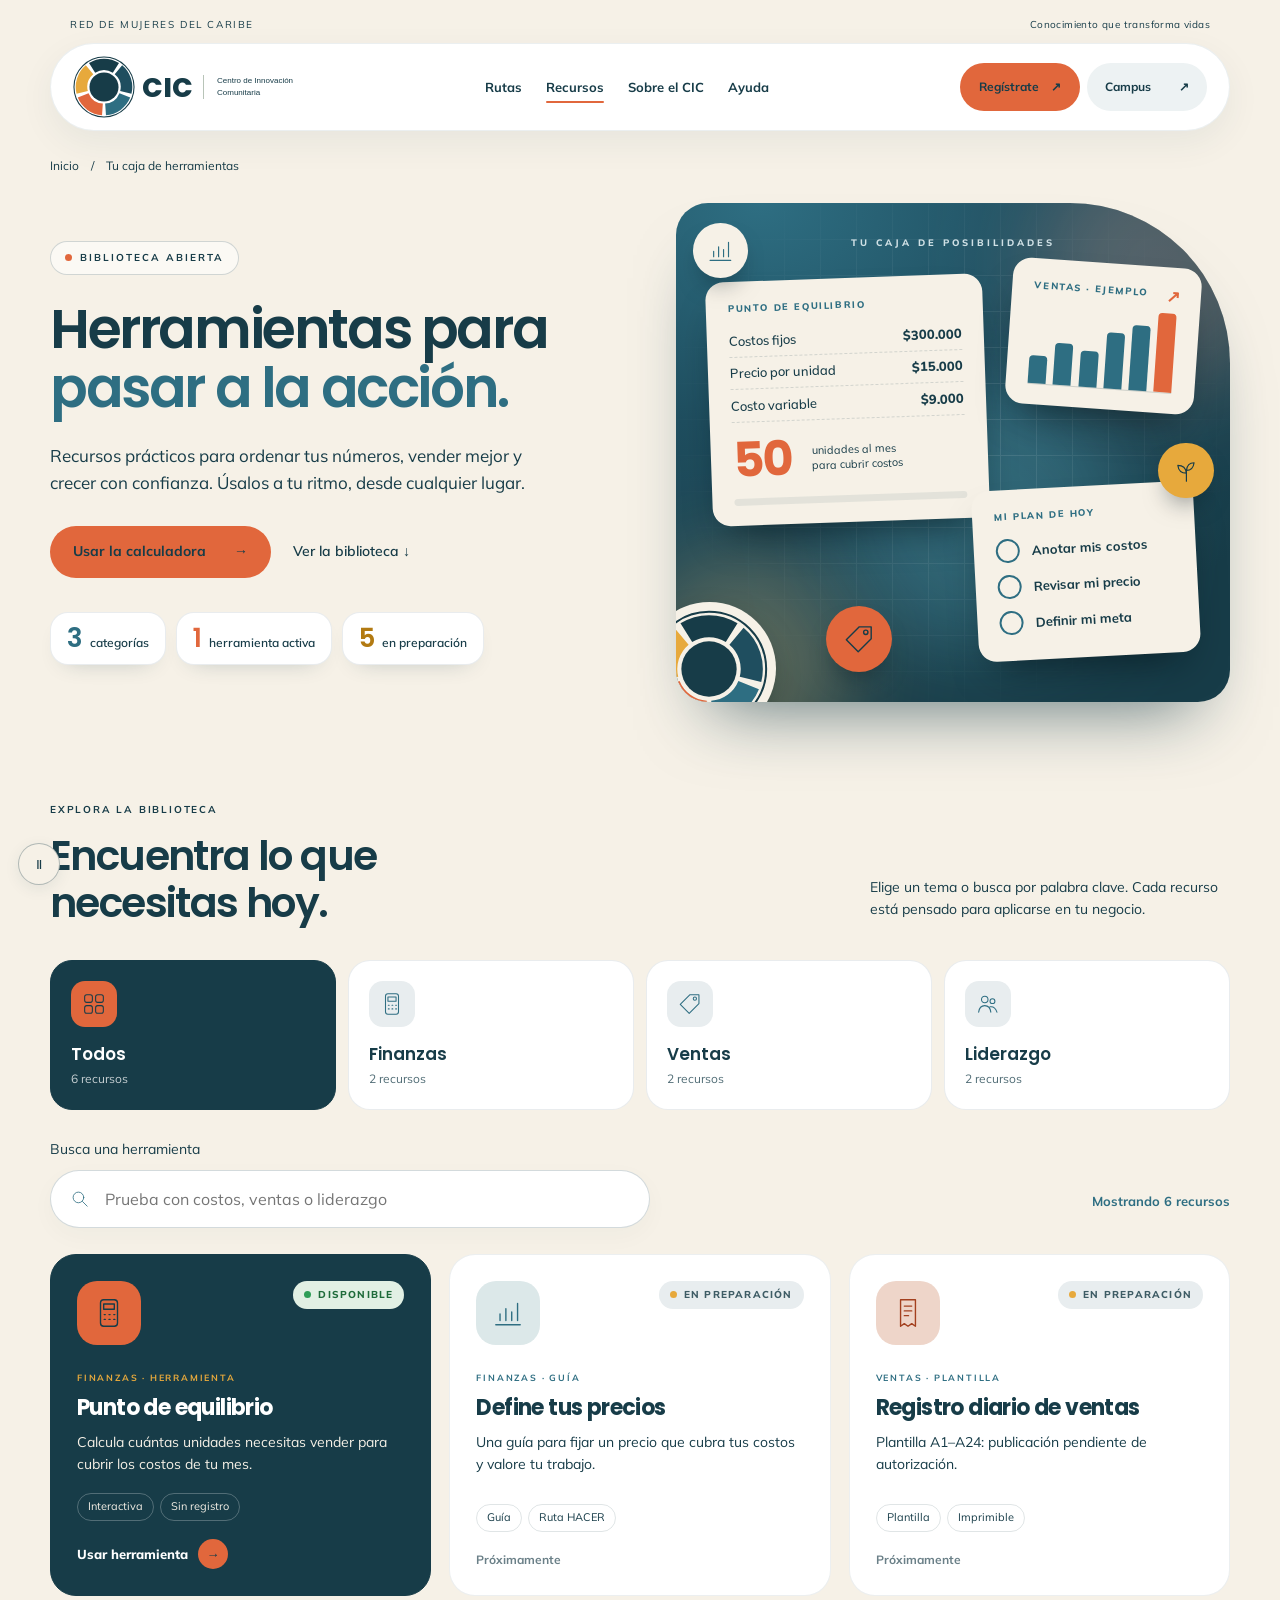
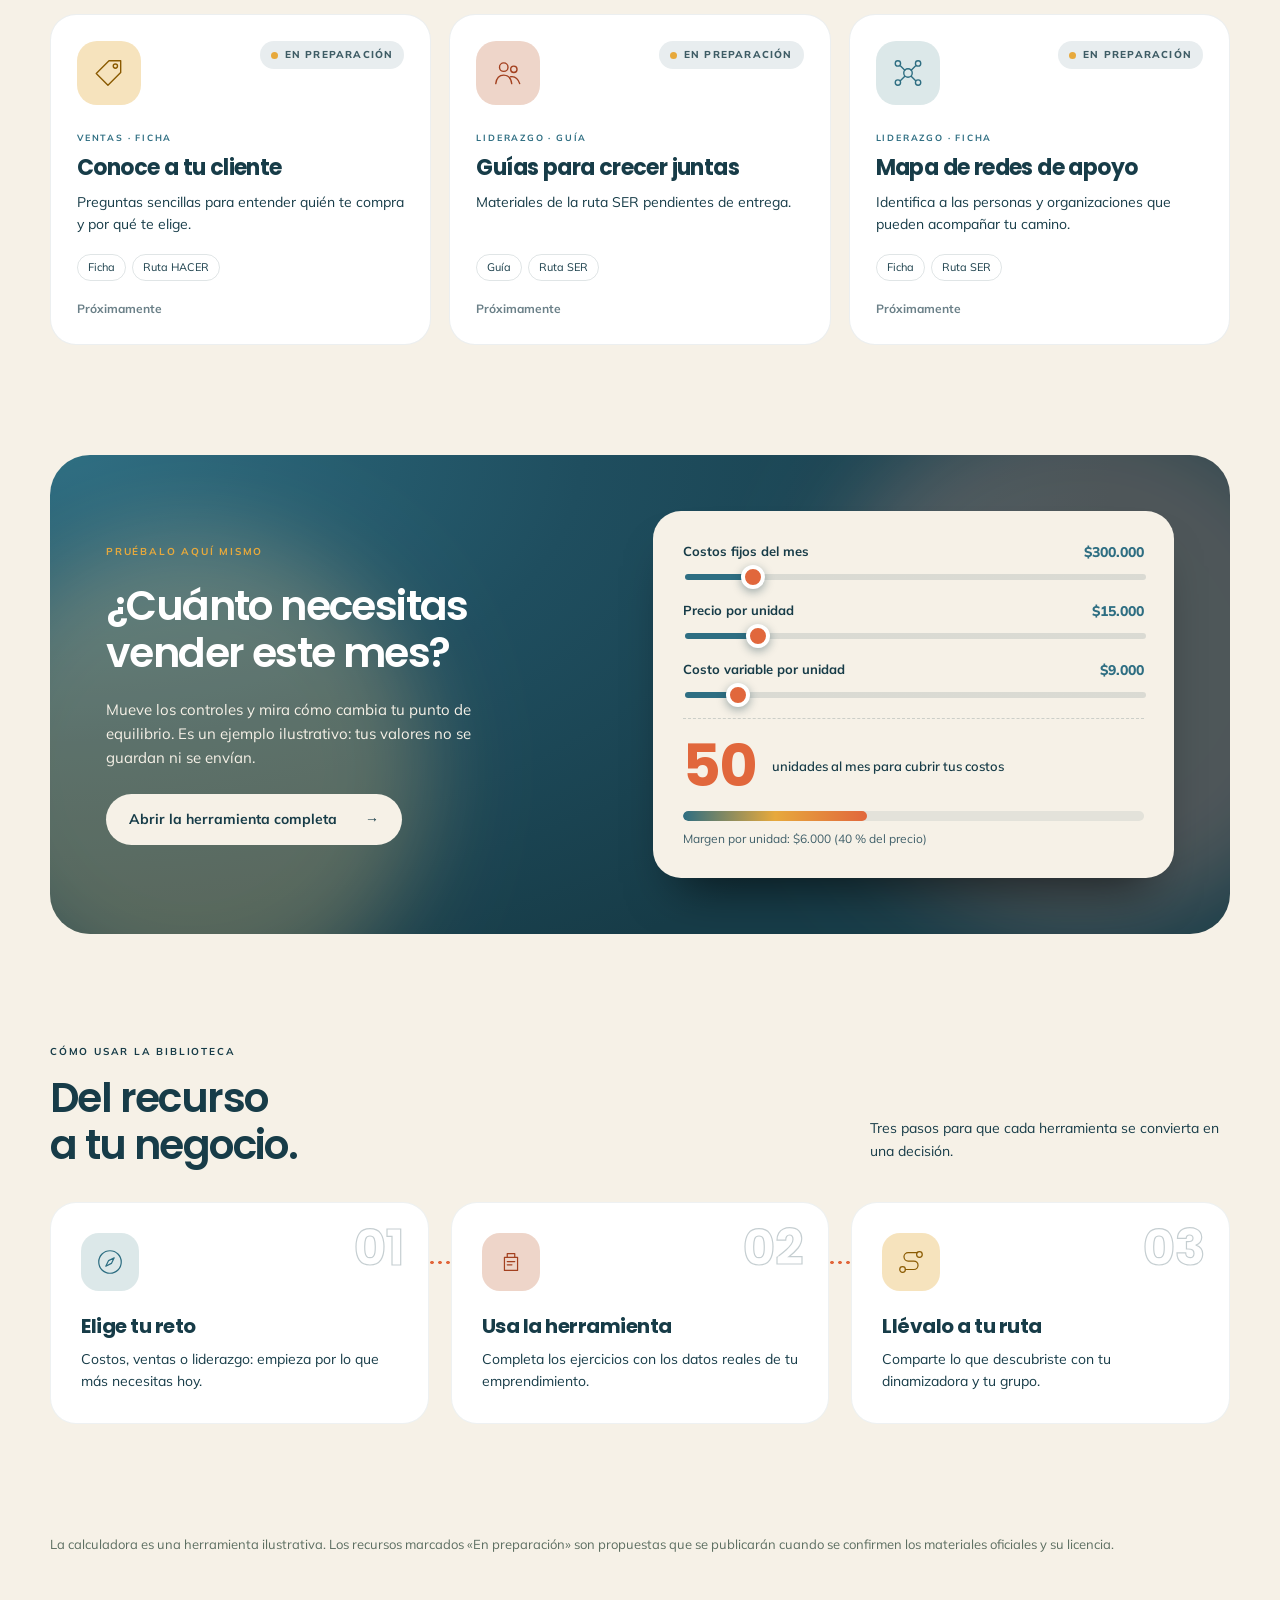
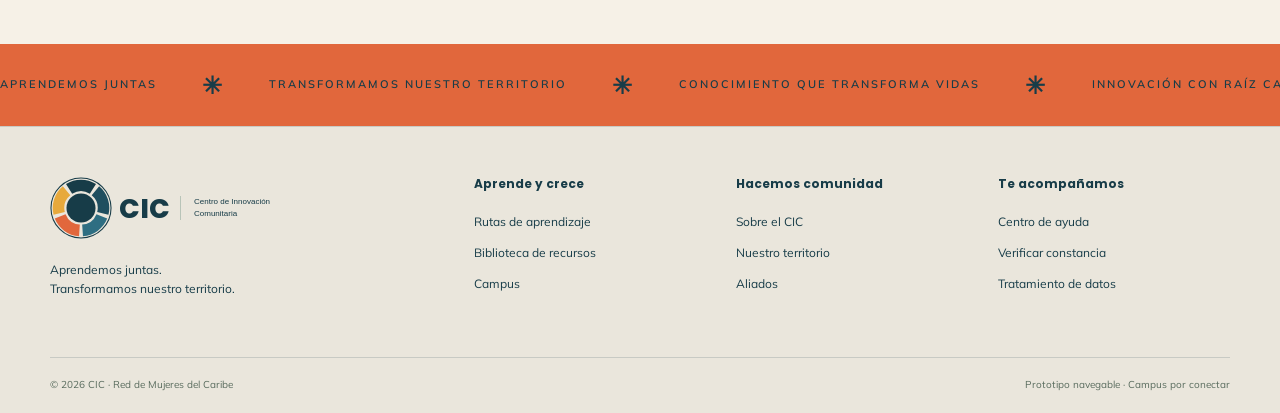
<file: recursos/index.html>
<!doctype html><html lang="es-CO"><head><meta charset="utf-8"><meta name="viewport" content="width=device-width,initial-scale=1"><title>Tu caja de herramientas | CIC</title><meta name="description" content="Recursos prácticos para dar el siguiente paso en tu emprendimiento."><meta name="robots" content="noindex,nofollow"><meta name="theme-color" content="#173c48"><meta property="og:title" content="Tu caja de herramientas | CIC"><meta property="og:description" content="Recursos prácticos para dar el siguiente paso en tu emprendimiento."><meta property="og:type" content="website"><link rel="icon" href="../assets/favicon.svg?v=4" type="image/svg+xml"><link rel="icon" href="../assets/favicon-32.png?v=4" sizes="32x32" type="image/png"><link rel="apple-touch-icon" href="../assets/apple-touch-icon.png?v=4"><link rel="stylesheet" href="../assets/style.css"><script src="../assets/app.js" defer></script><script type="application/ld+json">{"@context":"https://schema.org","@type":"WebPage","name":"Tu caja de herramientas","description":"Recursos prácticos para dar el siguiente paso en tu emprendimiento.","inLanguage":"es-CO"}</script><link rel="stylesheet" href="../assets/brand.css"><script src="../assets/brand.js" defer></script><link rel="stylesheet" href="../assets/polish.css"><script src="../assets/polish.js" defer></script><link rel="stylesheet" href="../assets/v3.css"><script src="../assets/v3.js" defer></script></head><body><a class="skip" href="#main">Saltar al contenido</a><div class="topline">RED DE MUJERES DEL CARIBE <span>Conocimiento que transforma vidas</span></div><header class="site-header wrap"><a class="brand" href="../index.html"><img class="brand-seal" src="../assets/sello-cic.svg" alt="" width="62" height="62"><span class="brand-name">CIC<small>Centro de Innovación<br>Comunitaria</small></span></a><nav aria-label="Navegación principal" id="navigation"><a class="" href="../rutas/index.html">Rutas</a><a class="active" href="../recursos/index.html">Recursos</a><a class="" href="../sobre-cic/index.html">Sobre el CIC</a><a class="" href="../ayuda/index.html">Ayuda</a></nav><div class="header-actions"><button class="register-trigger btn coral" type="button">Regístrate <span>↗</span></button><a class="btn dark small" href="../campus/index.html">Campus <span>↗</span></a><button class="menu-toggle" aria-controls="navigation" aria-expanded="false" aria-label="Abrir menú">☰</button></div></header><main id="main" class="wrap inner-page page-v3"><div class="breadcrumb"><a href="../index.html">Inicio</a> <span>/</span> Tu caja de herramientas</div>
<section class="page-hero"><header class="page-heading"><span class="eyebrow pill-eyebrow"><i></i> BIBLIOTECA ABIERTA</span><h1>Herramientas para<br><em>pasar a la acción.</em></h1><p>Recursos prácticos para ordenar tus números, vender mejor y crecer con confianza. Úsalos a tu ritmo, desde cualquier lugar.</p><div class="actions"><a class="btn coral" href="../recursos/punto-equilibrio/index.html">Usar la calculadora <span>→</span></a><a class="text-link" href="#biblioteca">Ver la biblioteca <span aria-hidden="true">↓</span></a></div><ul class="hero-facts"><li><b data-count="3">3</b> categorías</li><li><b data-count="1">1</b> herramienta activa</li><li><b data-count="5">5</b> en preparación</li></ul></header>
<div class="stage toolbox-stage" aria-hidden="true"><div class="stage-grid"></div><span class="blob b1"></span><span class="blob b2"></span><span class="blob b3"></span><span class="stage-kicker">TU CAJA DE POSIBILIDADES</span>
<div class="glass tb-calc"><small>PUNTO DE EQUILIBRIO</small><dl><div><dt>Costos fijos</dt><dd>$300.000</dd></div><div><dt>Precio por unidad</dt><dd>$15.000</dd></div><div><dt>Costo variable</dt><dd>$9.000</dd></div></dl><div class="tb-result"><b class="tb-num">50</b><span>unidades al mes<br>para cubrir costos</span></div><div class="tb-bar"><i></i></div></div>
<div class="glass tb-chart"><small>VENTAS · EJEMPLO</small><span class="trend">↗</span><div class="bars"><i></i><i></i><i></i><i></i><i></i><i></i></div></div>
<div class="glass tb-check"><small>MI PLAN DE HOY</small><ul><li>Anotar mis costos</li><li>Revisar mi precio</li><li>Definir mi meta</li></ul></div>
<span class="bubble bu-coral bu1"><svg viewBox="0 0 64 64" aria-hidden="true" fill="none" stroke="currentColor" stroke-width="2.6" stroke-linecap="round" stroke-linejoin="round"><path d="M8 33 32 9h22v22L30 55Z"/><circle cx="44" cy="19" r="4"/></svg></span><span class="bubble bu-sun bu2"><svg viewBox="0 0 64 64" aria-hidden="true" fill="none" stroke="currentColor" stroke-width="2.6" stroke-linecap="round" stroke-linejoin="round"><path d="M32 56V30M32 38q-17 0-19-17 17 0 19 17Zm0-6q15 0 17-17-15 0-17 17Z"/></svg></span><span class="bubble bu-cream bu3"><svg viewBox="0 0 64 64" aria-hidden="true" fill="none" stroke="currentColor" stroke-width="2.6" stroke-linecap="round" stroke-linejoin="round"><path d="M9 54h46M17 46V34m11 12V24m11 22V30m11 16V14"/></svg></span><img class="stage-seal" src="../assets/sello-cic.svg" alt=""></div></section>

<section class="block" id="biblioteca" aria-labelledby="lib-title"><div class="block-head"><div><span class="eyebrow">EXPLORA LA BIBLIOTECA</span><h2 id="lib-title">Encuentra lo que<br>necesitas hoy.</h2></div><p>Elige un tema o busca por palabra clave. Cada recurso está pensado para aplicarse en tu negocio.</p></div>
<div class="filters cat-filters" role="group" aria-label="Filtrar recursos por tema"><button type="button" data-filter="Todos" aria-pressed="true"><span class="cat-ico"><svg viewBox="0 0 64 64" aria-hidden="true" fill="none" stroke="currentColor" stroke-width="2.6" stroke-linecap="round" stroke-linejoin="round"><rect x="9" y="9" width="19" height="19" rx="5"/><rect x="36" y="9" width="19" height="19" rx="5"/><rect x="9" y="36" width="19" height="19" rx="5"/><rect x="36" y="36" width="19" height="19" rx="5"/></svg></span><b>Todos</b><small>6 recursos</small></button><button type="button" data-filter="Finanzas" aria-pressed="false"><span class="cat-ico"><svg viewBox="0 0 64 64" aria-hidden="true" fill="none" stroke="currentColor" stroke-width="2.6" stroke-linecap="round" stroke-linejoin="round"><rect x="16" y="7" width="32" height="50" rx="6"/><path d="M22 15h20v10H22zM23 35h2m7 0h2m7 0h2M23 44h2m7 0h2m7 0h2"/></svg></span><b>Finanzas</b><small>2 recursos</small></button><button type="button" data-filter="Ventas" aria-pressed="false"><span class="cat-ico"><svg viewBox="0 0 64 64" aria-hidden="true" fill="none" stroke="currentColor" stroke-width="2.6" stroke-linecap="round" stroke-linejoin="round"><path d="M8 33 32 9h22v22L30 55Z"/><circle cx="44" cy="19" r="4"/></svg></span><b>Ventas</b><small>2 recursos</small></button><button type="button" data-filter="Liderazgo" aria-pressed="false"><span class="cat-ico"><svg viewBox="0 0 64 64" aria-hidden="true" fill="none" stroke="currentColor" stroke-width="2.6" stroke-linecap="round" stroke-linejoin="round"><circle cx="24" cy="21" r="8"/><circle cx="43" cy="25" r="6"/><path d="M9 52q2-16 15-16t15 16M37 39q12-2 17 13"/></svg></span><b>Liderazgo</b><small>2 recursos</small></button></div>
<div class="search-row"><div><label class="search-label" for="search">Busca una herramienta</label><div class="search-box"><svg viewBox="0 0 64 64" aria-hidden="true" fill="none" stroke="currentColor" stroke-width="2.6" stroke-linecap="round" stroke-linejoin="round"><circle cx="27" cy="27" r="17"/><path d="m40 40 15 15"/></svg><input id="search" class="search" type="search" placeholder="Prueba con costos, ventas o liderazgo" autocomplete="off"></div></div><p class="result-count" id="result-count" aria-live="polite">Mostrando 6 recursos</p></div>
<div class="resource-grid">
<article class="resource-item res-card featured spot" data-category="Finanzas"><div class="res-top"><span class="res-ico"><svg viewBox="0 0 64 64" aria-hidden="true" fill="none" stroke="currentColor" stroke-width="2.6" stroke-linecap="round" stroke-linejoin="round"><rect x="16" y="7" width="32" height="50" rx="6"/><path d="M22 15h20v10H22zM23 35h2m7 0h2m7 0h2M23 44h2m7 0h2m7 0h2"/></svg></span><span class="status live"><i></i>Disponible</span></div><span class="eyebrow">FINANZAS · HERRAMIENTA</span><h3>Punto de equilibrio</h3><p>Calcula cuántas unidades necesitas vender para cubrir los costos de tu mes.</p><div class="res-meta"><span>Interactiva</span><span>Sin registro</span></div><a class="res-link" href="../recursos/punto-equilibrio/index.html">Usar herramienta <span>→</span></a></article>
<article class="resource-item res-card tone-teal" data-category="Finanzas"><div class="res-top"><span class="res-ico"><svg viewBox="0 0 64 64" aria-hidden="true" fill="none" stroke="currentColor" stroke-width="2.6" stroke-linecap="round" stroke-linejoin="round"><path d="M9 54h46M17 46V34m11 12V24m11 22V30m11 16V14"/></svg></span><span class="status soon"><i></i>En preparación</span></div><span class="eyebrow">FINANZAS · GUÍA</span><h3>Define tus precios</h3><p>Una guía para fijar un precio que cubra tus costos y valore tu trabajo.</p><div class="res-meta"><span>Guía</span><span>Ruta HACER</span></div><span class="soon-note">Próximamente</span></article>
<article class="resource-item res-card tone-coral" data-category="Ventas"><div class="res-top"><span class="res-ico"><svg viewBox="0 0 64 64" aria-hidden="true" fill="none" stroke="currentColor" stroke-width="2.6" stroke-linecap="round" stroke-linejoin="round"><path d="M18 7h28v50l-7-5-7 5-7-5-7 5ZM25 19h14M25 28h14M25 37h8"/></svg></span><span class="status soon"><i></i>En preparación</span></div><span class="eyebrow">VENTAS · PLANTILLA</span><h3>Registro diario de ventas</h3><p>Plantilla A1–A24: publicación pendiente de autorización.</p><div class="res-meta"><span>Plantilla</span><span>Imprimible</span></div><span class="soon-note">Próximamente</span></article>
<article class="resource-item res-card tone-sun" data-category="Ventas"><div class="res-top"><span class="res-ico"><svg viewBox="0 0 64 64" aria-hidden="true" fill="none" stroke="currentColor" stroke-width="2.6" stroke-linecap="round" stroke-linejoin="round"><path d="M8 33 32 9h22v22L30 55Z"/><circle cx="44" cy="19" r="4"/></svg></span><span class="status soon"><i></i>En preparación</span></div><span class="eyebrow">VENTAS · FICHA</span><h3>Conoce a tu cliente</h3><p>Preguntas sencillas para entender quién te compra y por qué te elige.</p><div class="res-meta"><span>Ficha</span><span>Ruta HACER</span></div><span class="soon-note">Próximamente</span></article>
<article class="resource-item res-card tone-coral" data-category="Liderazgo"><div class="res-top"><span class="res-ico"><svg viewBox="0 0 64 64" aria-hidden="true" fill="none" stroke="currentColor" stroke-width="2.6" stroke-linecap="round" stroke-linejoin="round"><circle cx="24" cy="21" r="8"/><circle cx="43" cy="25" r="6"/><path d="M9 52q2-16 15-16t15 16M37 39q12-2 17 13"/></svg></span><span class="status soon"><i></i>En preparación</span></div><span class="eyebrow">LIDERAZGO · GUÍA</span><h3>Guías para crecer juntas</h3><p>Materiales de la ruta SER pendientes de entrega.</p><div class="res-meta"><span>Guía</span><span>Ruta SER</span></div><span class="soon-note">Próximamente</span></article>
<article class="resource-item res-card tone-teal" data-category="Liderazgo"><div class="res-top"><span class="res-ico"><svg viewBox="0 0 64 64" aria-hidden="true" fill="none" stroke="currentColor" stroke-width="2.6" stroke-linecap="round" stroke-linejoin="round"><circle cx="32" cy="32" r="8"/><circle cx="13" cy="14" r="5"/><circle cx="51" cy="14" r="5"/><circle cx="13" cy="50" r="5"/><circle cx="51" cy="50" r="5"/><path d="m18 19 8 8m12 11 8 8m0-27-8 8m-12 11-8 8"/></svg></span><span class="status soon"><i></i>En preparación</span></div><span class="eyebrow">LIDERAZGO · FICHA</span><h3>Mapa de redes de apoyo</h3><p>Identifica a las personas y organizaciones que pueden acompañar tu camino.</p><div class="res-meta"><span>Ficha</span><span>Ruta SER</span></div><span class="soon-note">Próximamente</span></article>
</div><p id="empty" class="empty-state" hidden>No encontramos recursos. Prueba otra palabra.</p></section>

<section class="feature-tool spot" aria-labelledby="ft-title"><span class="blob b1"></span><span class="blob b2"></span><div><span class="eyebrow">PRUÉBALO AQUÍ MISMO</span><h2 id="ft-title">¿Cuánto necesitas<br>vender este mes?</h2><p>Mueve los controles y mira cómo cambia tu punto de equilibrio. Es un ejemplo ilustrativo: tus valores no se guardan ni se envían.</p><a class="btn light" href="../recursos/punto-equilibrio/index.html">Abrir la herramienta completa <span>→</span></a></div>
<div class="ft-panel" data-mini-calc><label>Costos fijos del mes <output data-out="fixed">$300.000</output><input type="range" name="fixed" min="50000" max="2000000" step="10000" value="300000"></label><label>Precio por unidad <output data-out="price">$15.000</output><input type="range" name="price" min="1000" max="100000" step="500" value="15000"></label><label>Costo variable por unidad <output data-out="cost">$9.000</output><input type="range" name="cost" min="500" max="90000" step="500" value="9000"></label><div class="ft-result" aria-live="polite"><b data-out="units">50</b><span data-out="caption">unidades al mes para cubrir tus costos</span></div><div class="ft-meter" aria-hidden="true"><i data-out="meter"></i></div><span class="ft-margin" data-out="margin">Margen por unidad: $6.000 (40 % del precio)</span></div></section>

<section class="block" aria-labelledby="steps-title"><div class="block-head"><div><span class="eyebrow">CÓMO USAR LA BIBLIOTECA</span><h2 id="steps-title">Del recurso<br>a tu negocio.</h2></div><p>Tres pasos para que cada herramienta se convierta en una decisión.</p></div>
<ol class="steps"><li><span class="step-n">01</span><span class="step-ico"><svg viewBox="0 0 64 64" aria-hidden="true" fill="none" stroke="currentColor" stroke-width="2.6" stroke-linecap="round" stroke-linejoin="round"><circle cx="32" cy="32" r="24"/><path d="m41 23-6 12-12 6 6-12Z"/></svg></span><h3>Elige tu reto</h3><p>Costos, ventas o liderazgo: empieza por lo que más necesitas hoy.</p></li><li><span class="step-n">02</span><span class="step-ico"><svg viewBox="0 0 64 64" aria-hidden="true" fill="none" stroke="currentColor" stroke-width="2.6" stroke-linecap="round" stroke-linejoin="round"><path d="M18 22h28v28H18zM24 14h16v8H24zM24 31h16M24 38h10"/></svg></span><h3>Usa la herramienta</h3><p>Completa los ejercicios con los datos reales de tu emprendimiento.</p></li><li><span class="step-n">03</span><span class="step-ico"><svg viewBox="0 0 64 64" aria-hidden="true" fill="none" stroke="currentColor" stroke-width="2.6" stroke-linecap="round" stroke-linejoin="round"><circle cx="14" cy="48" r="6"/><circle cx="50" cy="16" r="6"/><path d="M20 48h18a9 9 0 0 0 0-18H26a9 9 0 0 1 0-18h18"/></svg></span><h3>Llévalo a tu ruta</h3><p>Comparte lo que descubriste con tu dinamizadora y tu grupo.</p></li></ol></section>
<p class="muted">La calculadora es una herramienta ilustrativa. Los recursos marcados «En preparación» son propuestas que se publicarán cuando se confirmen los materiales oficiales y su licencia.</p></main><div class="brand-ribbon ribbon-foot" aria-hidden="true"><span>APRENDEMOS JUNTAS <i>✳</i> TRANSFORMAMOS NUESTRO TERRITORIO <i>✳</i> CONOCIMIENTO QUE TRANSFORMA VIDAS <i>✳</i> INNOVACIÓN CON RAÍZ CARIBE</span></div><footer><div class="wrap footer-grid"><div><a class="brand" href="../index.html"><img class="brand-seal" src="../assets/sello-cic.svg" alt="" width="62" height="62"><span class="brand-name">CIC<small>Centro de Innovación<br>Comunitaria</small></span></a><p>Aprendemos juntas.<br>Transformamos nuestro territorio.</p></div><div><h3>Aprende y crece</h3><a class="" href="../rutas/index.html">Rutas de aprendizaje</a><a class="" href="../recursos/index.html">Biblioteca de recursos</a><a class="" href="../campus/index.html">Campus</a></div><div><h3>Hacemos comunidad</h3><a class="" href="../sobre-cic/index.html">Sobre el CIC</a><a class="" href="../sobre-cic/territorio/index.html">Nuestro territorio</a><a class="" href="../sobre-cic/aliados/index.html">Aliados</a></div><div><h3>Te acompañamos</h3><a class="" href="../ayuda/index.html">Centro de ayuda</a><a class="" href="../verificar/index.html">Verificar constancia</a><a class="" href="../politica-datos/index.html">Tratamiento de datos</a></div></div><div class="wrap footer-bottom"><span>© 2026 CIC · Red de Mujeres del Caribe</span><span>Prototipo navegable · Campus por conectar</span></div></footer><dialog id="register-dialog" aria-labelledby="register-title"><button type="button" class="modal-close" aria-label="Cerrar registro">×</button><div class="modal-intro"><span class="eyebrow">CONECTA CON EL CIC</span><h2 id="register-title">Hagamos crecer<br>esta red.</h2><p>Elige cómo quieres participar.</p></div><form id="register-form"><fieldset><legend>Tu perfil</legend><div class="profile-options"><label><input type="radio" name="profile" value="dinamizador" checked required><span><b>Dinamizador</b><small>Conecta el territorio</small></span></label><label><input type="radio" name="profile" value="mentor"  required><span><b>Mentor</b><small>Comparte tu experiencia</small></span></label><label><input type="radio" name="profile" value="aliado"  required><span><b>Aliado</b><small>Multiplica oportunidades</small></span></label></div></fieldset><label for="register-cedula">Número de cédula</label><input id="register-cedula" name="cedula" type="text" inputmode="numeric" autocomplete="username" pattern="[0-9]{1,15}" maxlength="15" placeholder="Ingresa tu número de cédula" required aria-describedby="cedula-help"><small id="cedula-help">Escribe solo números, sin puntos ni espacios.</small><label for="register-password">Contraseña</label><div class="password-field"><input id="register-password" name="password" type="password" autocomplete="new-password" minlength="8" placeholder="Mínimo 8 caracteres" required aria-describedby="password-help"><button type="button" id="toggle-password" aria-label="Mostrar contraseña" aria-pressed="false">Ver</button></div><small id="password-help">Usa al menos 8 caracteres.</small><button class="btn dark register-submit" type="submit">Probar registro <span>↗</span></button><p class="register-note">Demostración: no se crea una cuenta ni se guardan o envían tus datos. Usa datos ficticios.</p><div id="register-result" role="status" hidden></div></form></dialog><button class="motion-toggle" type="button" aria-pressed="false">Pausar movimiento <span aria-hidden="true">Ⅱ</span></button></body></html>
</file>
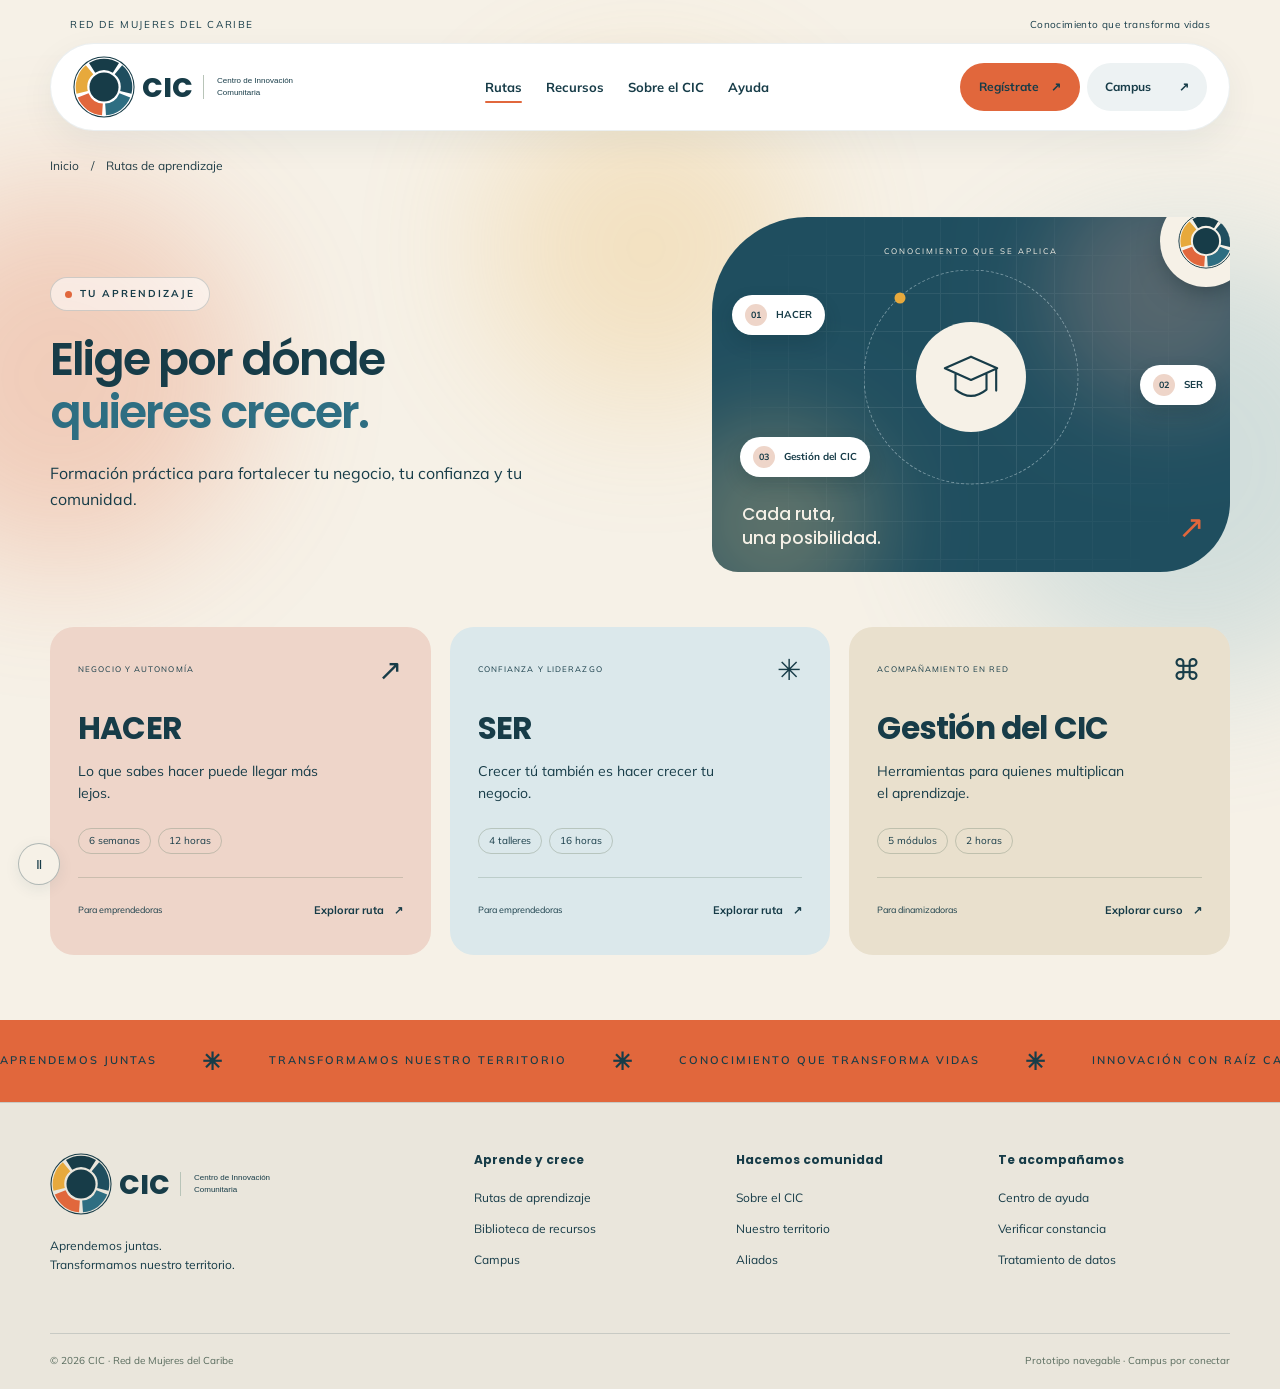
<file: rutas/index.html>
<!doctype html><html lang="es-CO"><head><meta charset="utf-8"><meta name="viewport" content="width=device-width,initial-scale=1"><title>Rutas de aprendizaje | CIC</title><meta name="description" content="Formación práctica para fortalecer tu negocio, tu confianza y tu comunidad."><meta name="robots" content="noindex,nofollow"><meta name="theme-color" content="#173c48"><meta property="og:title" content="Rutas de aprendizaje | CIC"><meta property="og:description" content="Formación práctica para fortalecer tu negocio, tu confianza y tu comunidad."><meta property="og:type" content="website"><link rel="icon" href="../assets/favicon.svg?v=4" type="image/svg+xml"><link rel="icon" href="../assets/favicon-32.png?v=4" sizes="32x32" type="image/png"><link rel="apple-touch-icon" href="../assets/apple-touch-icon.png?v=4"><link rel="stylesheet" href="../assets/style.css"><script src="../assets/app.js" defer></script><script type="application/ld+json">{"@context":"https://schema.org","@type":"WebPage","name":"Rutas de aprendizaje","description":"Formación práctica para fortalecer tu negocio, tu confianza y tu comunidad.","inLanguage":"es-CO"}</script><link rel="stylesheet" href="../assets/brand.css"><script src="../assets/brand.js" defer></script><link rel="stylesheet" href="../assets/polish.css"><script src="../assets/polish.js" defer></script><link rel="stylesheet" href="../assets/v3.css"><script src="../assets/v3.js" defer></script></head><body><a class="skip" href="#main">Saltar al contenido</a><div class="topline">RED DE MUJERES DEL CARIBE <span>Conocimiento que transforma vidas</span></div><header class="site-header wrap"><a class="brand" href="../index.html"><img class="brand-seal" src="../assets/sello-cic.svg" alt="" width="62" height="62"><span class="brand-name">CIC<small>Centro de Innovación<br>Comunitaria</small></span></a><nav aria-label="Navegación principal" id="navigation"><a class="active" href="../rutas/index.html">Rutas</a><a class="" href="../recursos/index.html">Recursos</a><a class="" href="../sobre-cic/index.html">Sobre el CIC</a><a class="" href="../ayuda/index.html">Ayuda</a></nav><div class="header-actions"><button class="register-trigger btn coral" type="button">Regístrate <span>↗</span></button><a class="btn dark small" href="../campus/index.html">Campus <span>↗</span></a><button class="menu-toggle" aria-controls="navigation" aria-expanded="false" aria-label="Abrir menú">☰</button></div></header><main id="main" class="wrap inner-page"><div class="breadcrumb"><a class="" href="../index.html">Inicio</a> <span>/</span> Rutas de aprendizaje</div><section class="inner-hero"><header class="page-heading"><span class="eyebrow">TU APRENDIZAJE</span><h1>Elige por dónde<br><em>quieres crecer.</em></h1><p>Formación práctica para fortalecer tu negocio, tu confianza y tu comunidad.</p></header><div class="editorial-visual" aria-hidden="true"><div class="visual-grid"></div><span class="visual-kicker">CONOCIMIENTO QUE SE APLICA</span><div class="visual-orbit"></div><div class="visual-medallion"><svg viewBox="0 0 64 64" aria-hidden="true" fill="none" stroke="currentColor" stroke-width="2.2" stroke-linecap="round" stroke-linejoin="round"><path d="m5 23 27-12 27 12-27 12ZM16 29v16q16 13 32 0V29M58 24v22"/></svg></div><div class="float-tag tag-a"><span>01</span>HACER</div><div class="float-tag tag-b"><span>02</span>SER</div><div class="float-tag tag-c"><span>03</span>Gestión del CIC</div><div class="visual-bottom"><b>Cada ruta,<br>una posibilidad.</b><span>↗</span></div></div></section><div class="route-grid"><article class="route-card peach"><div class="card-top"><span>NEGOCIO Y AUTONOMÍA</span><span class="route-icon">↗</span></div><h3>HACER</h3><p>Lo que sabes hacer puede llegar más lejos.</p><div class="tags"><span>6 semanas</span><span>12 horas</span></div><div class="card-bottom">Para emprendedoras <a class="" href="../rutas/hacer/index.html">Explorar ruta <span aria-hidden="true">↗</span></a></div></article><article class="route-card lilac"><div class="card-top"><span>CONFIANZA Y LIDERAZGO</span><span class="route-icon">✳</span></div><h3>SER</h3><p>Crecer tú también es hacer crecer tu negocio.</p><div class="tags"><span>4 talleres</span><span>16 horas</span></div><div class="card-bottom">Para emprendedoras <a class="" href="../rutas/ser/index.html">Explorar ruta <span aria-hidden="true">↗</span></a></div></article><article class="route-card mint"><div class="card-top"><span>ACOMPAÑAMIENTO EN RED</span><span class="route-icon">⌘</span></div><h3>Gestión del CIC</h3><p>Herramientas para quienes multiplican el aprendizaje.</p><div class="tags"><span>5 módulos</span><span>2 horas</span></div><div class="card-bottom">Para dinamizadoras <a class="" href="../rutas/gestion-cic/index.html">Explorar curso <span aria-hidden="true">↗</span></a></div></article></div></main><div class="brand-ribbon ribbon-foot" aria-hidden="true"><span>APRENDEMOS JUNTAS <i>✳</i> TRANSFORMAMOS NUESTRO TERRITORIO <i>✳</i> CONOCIMIENTO QUE TRANSFORMA VIDAS <i>✳</i> INNOVACIÓN CON RAÍZ CARIBE</span></div><footer><div class="wrap footer-grid"><div><a class="brand" href="../index.html"><img class="brand-seal" src="../assets/sello-cic.svg" alt="" width="62" height="62"><span class="brand-name">CIC<small>Centro de Innovación<br>Comunitaria</small></span></a><p>Aprendemos juntas.<br>Transformamos nuestro territorio.</p></div><div><h3>Aprende y crece</h3><a class="" href="../rutas/index.html">Rutas de aprendizaje</a><a class="" href="../recursos/index.html">Biblioteca de recursos</a><a class="" href="../campus/index.html">Campus</a></div><div><h3>Hacemos comunidad</h3><a class="" href="../sobre-cic/index.html">Sobre el CIC</a><a class="" href="../sobre-cic/territorio/index.html">Nuestro territorio</a><a class="" href="../sobre-cic/aliados/index.html">Aliados</a></div><div><h3>Te acompañamos</h3><a class="" href="../ayuda/index.html">Centro de ayuda</a><a class="" href="../verificar/index.html">Verificar constancia</a><a class="" href="../politica-datos/index.html">Tratamiento de datos</a></div></div><div class="wrap footer-bottom"><span>© 2026 CIC · Red de Mujeres del Caribe</span><span>Prototipo navegable · Campus por conectar</span></div></footer><dialog id="register-dialog" aria-labelledby="register-title"><button type="button" class="modal-close" aria-label="Cerrar registro">×</button><div class="modal-intro"><span class="eyebrow">CONECTA CON EL CIC</span><h2 id="register-title">Hagamos crecer<br>esta red.</h2><p>Elige cómo quieres participar.</p></div><form id="register-form"><fieldset><legend>Tu perfil</legend><div class="profile-options"><label><input type="radio" name="profile" value="dinamizador" checked required><span><b>Dinamizador</b><small>Conecta el territorio</small></span></label><label><input type="radio" name="profile" value="mentor"  required><span><b>Mentor</b><small>Comparte tu experiencia</small></span></label><label><input type="radio" name="profile" value="aliado"  required><span><b>Aliado</b><small>Multiplica oportunidades</small></span></label></div></fieldset><label for="register-cedula">Número de cédula</label><input id="register-cedula" name="cedula" type="text" inputmode="numeric" autocomplete="username" pattern="[0-9]{1,15}" maxlength="15" placeholder="Ingresa tu número de cédula" required aria-describedby="cedula-help"><small id="cedula-help">Escribe solo números, sin puntos ni espacios.</small><label for="register-password">Contraseña</label><div class="password-field"><input id="register-password" name="password" type="password" autocomplete="new-password" minlength="8" placeholder="Mínimo 8 caracteres" required aria-describedby="password-help"><button type="button" id="toggle-password" aria-label="Mostrar contraseña" aria-pressed="false">Ver</button></div><small id="password-help">Usa al menos 8 caracteres.</small><button class="btn dark register-submit" type="submit">Probar registro <span>↗</span></button><p class="register-note">Demostración: no se crea una cuenta ni se guardan o envían tus datos. Usa datos ficticios.</p><div id="register-result" role="status" hidden></div></form></dialog><button class="motion-toggle" type="button" aria-pressed="false">Pausar movimiento <span aria-hidden="true">Ⅱ</span></button></body></html>
</file>
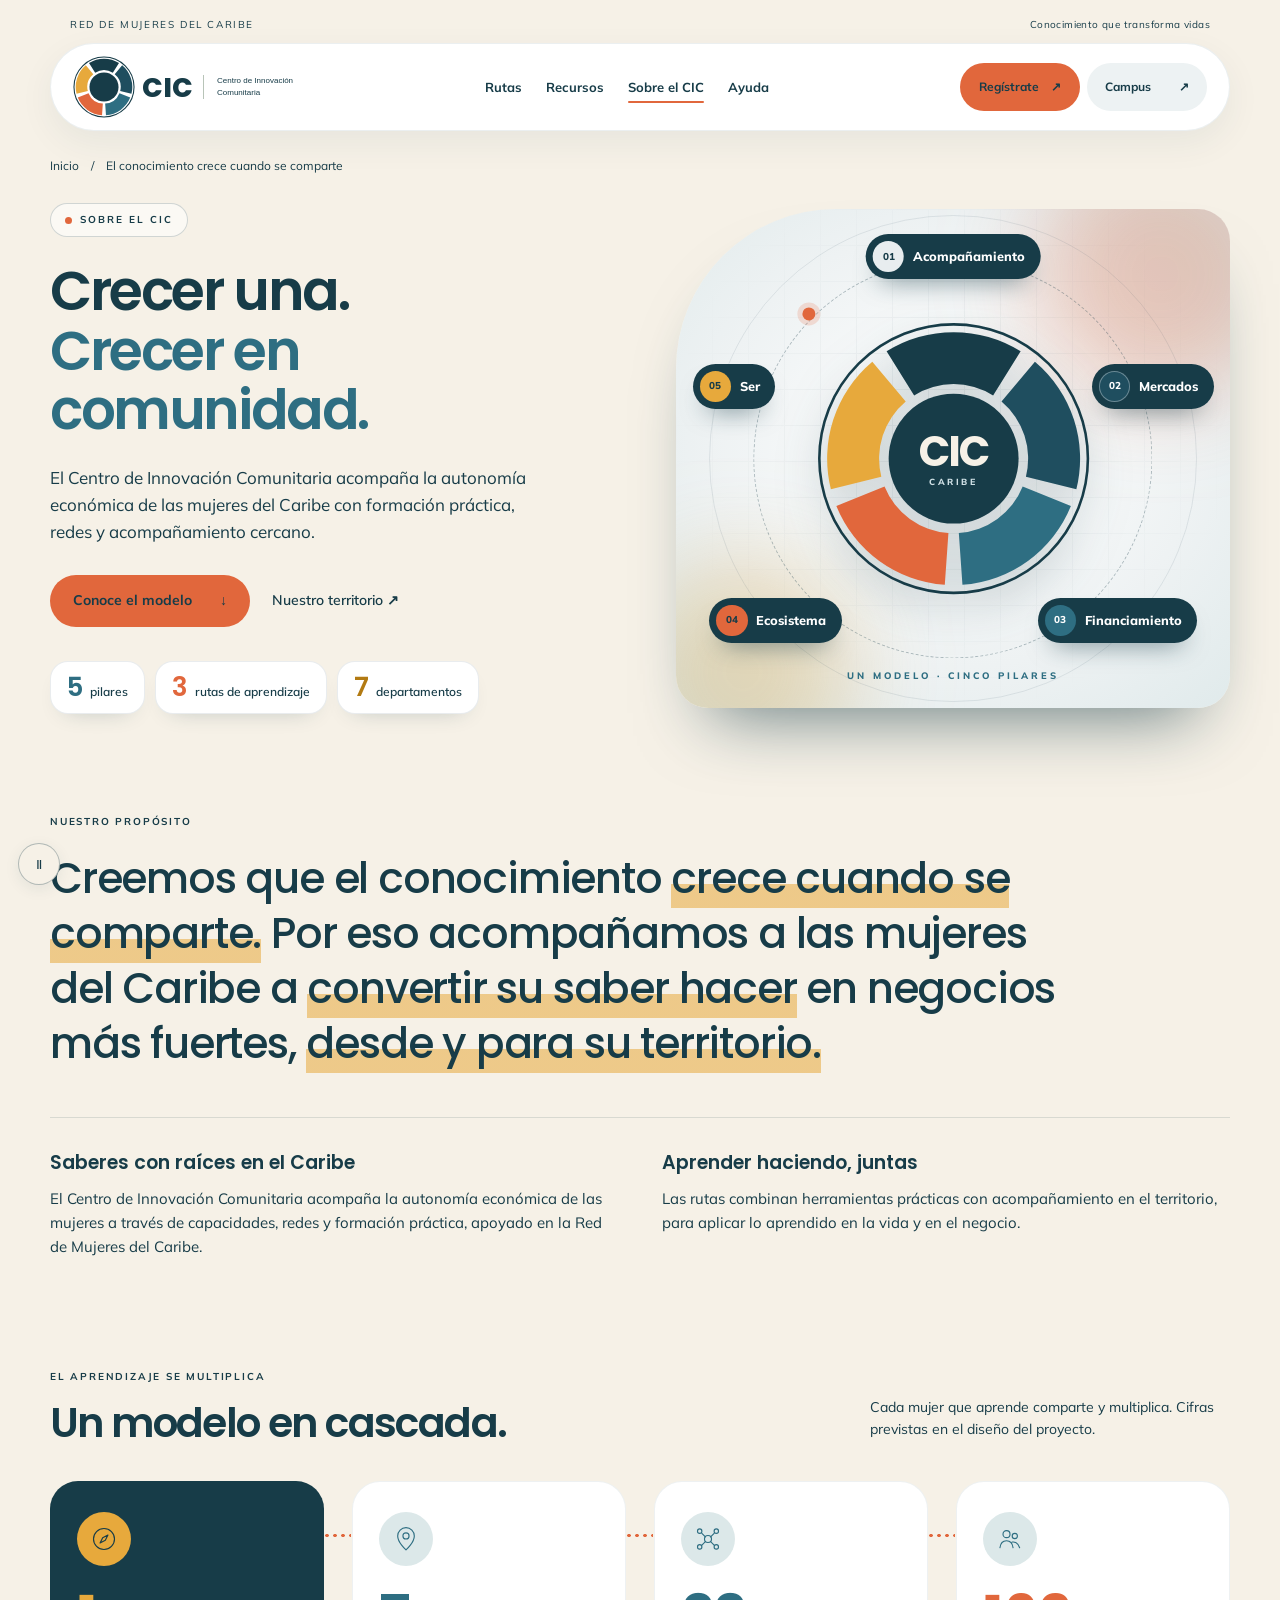
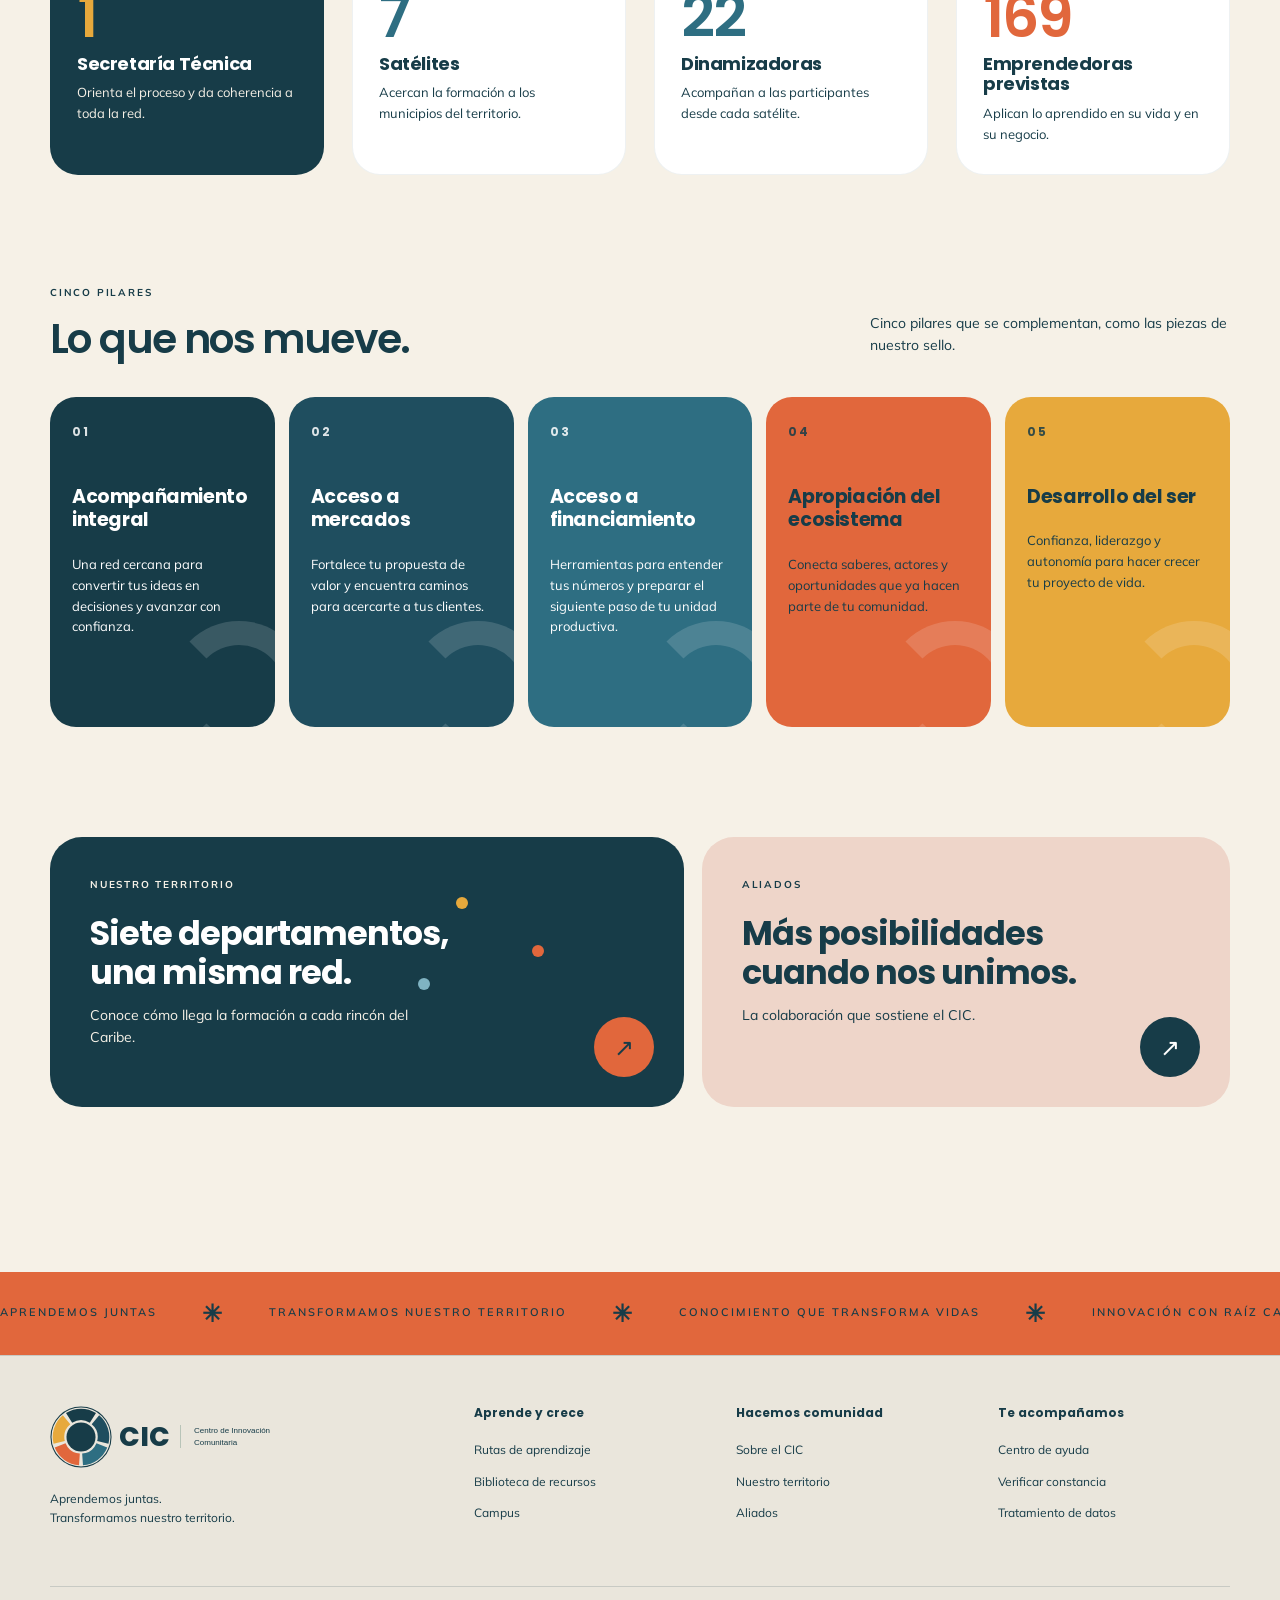
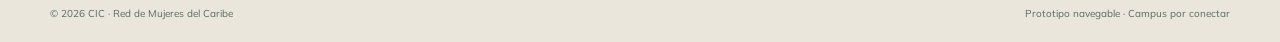
<file: sobre-cic/index.html>
<!doctype html><html lang="es-CO"><head><meta charset="utf-8"><meta name="viewport" content="width=device-width,initial-scale=1"><title>El conocimiento crece cuando se comparte | CIC</title><meta name="description" content="Conoce el modelo de formación y acompañamiento del Centro de Innovación Comunitaria."><meta name="robots" content="noindex,nofollow"><meta name="theme-color" content="#173c48"><meta property="og:title" content="El conocimiento crece cuando se comparte | CIC"><meta property="og:description" content="Conoce el modelo de formación y acompañamiento del Centro de Innovación Comunitaria."><meta property="og:type" content="website"><link rel="icon" href="../assets/favicon.svg?v=4" type="image/svg+xml"><link rel="icon" href="../assets/favicon-32.png?v=4" sizes="32x32" type="image/png"><link rel="apple-touch-icon" href="../assets/apple-touch-icon.png?v=4"><link rel="stylesheet" href="../assets/style.css"><script src="../assets/app.js" defer></script><script type="application/ld+json">{"@context":"https://schema.org","@type":"WebPage","name":"El conocimiento crece cuando se comparte","description":"Conoce el modelo de formación y acompañamiento del Centro de Innovación Comunitaria.","inLanguage":"es-CO"}</script><link rel="stylesheet" href="../assets/brand.css"><script src="../assets/brand.js" defer></script><link rel="stylesheet" href="../assets/polish.css"><script src="../assets/polish.js" defer></script><link rel="stylesheet" href="../assets/v3.css"><script src="../assets/v3.js" defer></script></head><body><a class="skip" href="#main">Saltar al contenido</a><div class="topline">RED DE MUJERES DEL CARIBE <span>Conocimiento que transforma vidas</span></div><header class="site-header wrap"><a class="brand" href="../index.html"><img class="brand-seal" src="../assets/sello-cic.svg" alt="" width="62" height="62"><span class="brand-name">CIC<small>Centro de Innovación<br>Comunitaria</small></span></a><nav aria-label="Navegación principal" id="navigation"><a class="" href="../rutas/index.html">Rutas</a><a class="" href="../recursos/index.html">Recursos</a><a class="active" href="../sobre-cic/index.html">Sobre el CIC</a><a class="" href="../ayuda/index.html">Ayuda</a></nav><div class="header-actions"><button class="register-trigger btn coral" type="button">Regístrate <span>↗</span></button><a class="btn dark small" href="../campus/index.html">Campus <span>↗</span></a><button class="menu-toggle" aria-controls="navigation" aria-expanded="false" aria-label="Abrir menú">☰</button></div></header><main id="main" class="wrap inner-page page-v3"><div class="breadcrumb"><a href="../index.html">Inicio</a> <span>/</span> El conocimiento crece cuando se comparte</div>
<section class="page-hero"><header class="page-heading"><span class="eyebrow pill-eyebrow"><i></i> SOBRE EL CIC</span><h1>Crecer una.<br><em>Crecer en comunidad.</em></h1><p>El Centro de Innovación Comunitaria acompaña la autonomía económica de las mujeres del Caribe con formación práctica, redes y acompañamiento cercano.</p><div class="actions"><a class="btn coral" href="#modelo">Conoce el modelo <span>↓</span></a><a class="text-link" href="../sobre-cic/territorio/index.html">Nuestro territorio <span aria-hidden="true">↗</span></a></div><ul class="hero-facts"><li><b data-count="5">5</b> pilares</li><li><b data-count="3">3</b> rutas de aprendizaje</li><li><b data-count="7">7</b> departamentos</li></ul></header>
<div class="stage seal-stage" aria-hidden="true"><div class="stage-grid"></div><span class="blob b1"></span><span class="blob b2"></span><div class="seal-ring r2"></div><div class="seal-ring"></div>
<svg class="big-seal" viewBox="0 0 64 64"><circle cx="32" cy="32" r="31" fill="none" stroke="#173C48" stroke-width=".6"/><g class="sectors"><path class="s" style="--i:0;--dx:0;--dy:-1" fill="#173C48" d="M16.526,7.237 A29.2 29.2 0 0 1 47.474,7.237 L41.115,17.414 A17.2 17.2 0 0 0 22.885,17.414Z"/><path class="s" style="--i:1;--dx:.951;--dy:-.309" fill="#1F4E5F" d="M50.769,9.632 A29.2 29.2 0 0 1 60.333,39.064 L48.689,36.161 A17.2 17.2 0 0 0 43.056,18.824Z"/><path class="s" style="--i:2;--dx:.588;--dy:.809" fill="#2E6E82" d="M59.074,42.939 A29.2 29.2 0 0 1 34.037,61.129 L33.2,49.158 A17.2 17.2 0 0 0 47.948,38.443Z"/><path class="s" style="--i:3;--dx:-.588;--dy:.809" fill="#E1673C" d="M29.963,61.129 A29.2 29.2 0 0 1 4.926,42.939 L16.052,38.443 A17.2 17.2 0 0 0 30.8,49.158Z"/><path class="s" style="--i:4;--dx:-.951;--dy:-.309" fill="#E7A93C" d="M3.667,39.064 A29.2 29.2 0 0 1 13.231,9.632 L20.944,18.824 A17.2 17.2 0 0 0 15.311,36.161Z"/></g><circle cx="32" cy="32" r="15" fill="#173C48"/></svg>
<div class="seal-core">CIC<small>CARIBE</small></div>
<span class="pchip c0"><i>01</i>Acompañamiento</span><span class="pchip c1"><i>02</i>Mercados</span><span class="pchip c2"><i>03</i>Financiamiento</span><span class="pchip c3"><i>04</i>Ecosistema</span><span class="pchip c4"><i>05</i>Ser</span><span class="stage-caption">UN MODELO · CINCO PILARES</span></div></section>

<section class="manifesto" id="modelo" data-inview><span class="eyebrow">NUESTRO PROPÓSITO</span><p class="manifesto-text">Creemos que el conocimiento <mark>crece cuando se comparte.</mark> Por eso acompañamos a las mujeres del Caribe a <mark>convertir su saber hacer</mark> en negocios más fuertes, <mark>desde y para su territorio.</mark></p><div class="manifesto-cols"><div><b>Saberes con raíces en el Caribe</b><p>El Centro de Innovación Comunitaria acompaña la autonomía económica de las mujeres a través de capacidades, redes y formación práctica, apoyado en la Red de Mujeres del Caribe.</p></div><div><b>Aprender haciendo, juntas</b><p>Las rutas combinan herramientas prácticas con acompañamiento en el territorio, para aplicar lo aprendido en la vida y en el negocio.</p></div></div></section>

<section class="block" aria-labelledby="cascade-title"><div class="block-head"><div><span class="eyebrow">EL APRENDIZAJE SE MULTIPLICA</span><h2 id="cascade-title">Un modelo en cascada.</h2></div><p>Cada mujer que aprende comparte y multiplica. Cifras previstas en el diseño del proyecto.</p></div>
<ol class="cascade-flow"><li><span class="cf-ico"><svg viewBox="0 0 64 64" aria-hidden="true" fill="none" stroke="currentColor" stroke-width="2.6" stroke-linecap="round" stroke-linejoin="round"><circle cx="32" cy="32" r="24"/><path d="m41 23-6 12-12 6 6-12Z"/></svg></span><b data-count="1">1</b><h3>Secretaría Técnica</h3><p>Orienta el proceso y da coherencia a toda la red.</p></li><li><span class="cf-ico"><svg viewBox="0 0 64 64" aria-hidden="true" fill="none" stroke="currentColor" stroke-width="2.6" stroke-linecap="round" stroke-linejoin="round"><path d="M32 57S13 40 13 25a19 19 0 0 1 38 0c0 15-19 32-19 32Z"/><circle cx="32" cy="25" r="7"/></svg></span><b data-count="8">8</b><h3>Satélites</h3><p>Acercan la formación a los municipios del territorio.</p></li><li><span class="cf-ico"><svg viewBox="0 0 64 64" aria-hidden="true" fill="none" stroke="currentColor" stroke-width="2.6" stroke-linecap="round" stroke-linejoin="round"><circle cx="32" cy="32" r="8"/><circle cx="13" cy="14" r="5"/><circle cx="51" cy="14" r="5"/><circle cx="13" cy="50" r="5"/><circle cx="51" cy="50" r="5"/><path d="m18 19 8 8m12 11 8 8m0-27-8 8m-12 11-8 8"/></svg></span><b data-count="24">24</b><h3>Dinamizadoras</h3><p>Acompañan a las participantes desde cada satélite.</p></li><li><span class="cf-ico"><svg viewBox="0 0 64 64" aria-hidden="true" fill="none" stroke="currentColor" stroke-width="2.6" stroke-linecap="round" stroke-linejoin="round"><circle cx="24" cy="21" r="8"/><circle cx="43" cy="25" r="6"/><path d="M9 52q2-16 15-16t15 16M37 39q12-2 17 13"/></svg></span><b data-count="200">200</b><h3>Emprendedoras previstas</h3><p>Aplican lo aprendido en su vida y en su negocio.</p></li></ol></section>

<section class="block" aria-labelledby="pillars-title"><div class="block-head"><div><span class="eyebrow">CINCO PILARES</span><h2 id="pillars-title">Lo que nos mueve.</h2></div><p>Cinco pilares que se complementan, como las piezas de nuestro sello.</p></div>
<div class="pillar-grid"><article class="pillar-card k0"><span class="pc-n">01</span><h3>Acompañamiento integral</h3><p>Una red cercana para convertir tus ideas en decisiones y avanzar con confianza.</p><span class="pc-shape"></span></article><article class="pillar-card k1"><span class="pc-n">02</span><h3>Acceso a mercados</h3><p>Fortalece tu propuesta de valor y encuentra caminos para acercarte a tus clientes.</p><span class="pc-shape"></span></article><article class="pillar-card k2"><span class="pc-n">03</span><h3>Acceso a financiamiento</h3><p>Herramientas para entender tus números y preparar el siguiente paso de tu unidad productiva.</p><span class="pc-shape"></span></article><article class="pillar-card k3"><span class="pc-n">04</span><h3>Apropiación del ecosistema</h3><p>Conecta saberes, actores y oportunidades que ya hacen parte de tu comunidad.</p><span class="pc-shape"></span></article><article class="pillar-card k4"><span class="pc-n">05</span><h3>Desarrollo del ser</h3><p>Confianza, liderazgo y autonomía para hacer crecer tu proyecto de vida.</p><span class="pc-shape"></span></article></div></section>

<section class="duo" aria-label="Sigue explorando"><a class="duo-card dark-card spot" href="../sobre-cic/territorio/index.html"><div><span class="eyebrow">NUESTRO TERRITORIO</span><h3>Siete departamentos, una misma red.</h3><p>Conoce cómo llega la formación a cada rincón del Caribe.</p></div><span class="duo-dots" aria-hidden="true"><i></i><i></i><i></i></span><span class="duo-arrow" aria-hidden="true">↗</span></a><a class="duo-card light-card" href="../sobre-cic/aliados/index.html"><div><span class="eyebrow">ALIADOS</span><h3>Más posibilidades cuando nos unimos.</h3><p>La colaboración que sostiene el CIC.</p></div><span class="duo-arrow" aria-hidden="true">↗</span></a></section></main><div class="brand-ribbon ribbon-foot" aria-hidden="true"><span>APRENDEMOS JUNTAS <i>✳</i> TRANSFORMAMOS NUESTRO TERRITORIO <i>✳</i> CONOCIMIENTO QUE TRANSFORMA VIDAS <i>✳</i> INNOVACIÓN CON RAÍZ CARIBE</span></div><footer><div class="wrap footer-grid"><div><a class="brand" href="../index.html"><img class="brand-seal" src="../assets/sello-cic.svg" alt="" width="62" height="62"><span class="brand-name">CIC<small>Centro de Innovación<br>Comunitaria</small></span></a><p>Aprendemos juntas.<br>Transformamos nuestro territorio.</p></div><div><h3>Aprende y crece</h3><a class="" href="../rutas/index.html">Rutas de aprendizaje</a><a class="" href="../recursos/index.html">Biblioteca de recursos</a><a class="" href="../campus/index.html">Campus</a></div><div><h3>Hacemos comunidad</h3><a class="" href="../sobre-cic/index.html">Sobre el CIC</a><a class="" href="../sobre-cic/territorio/index.html">Nuestro territorio</a><a class="" href="../sobre-cic/aliados/index.html">Aliados</a></div><div><h3>Te acompañamos</h3><a class="" href="../ayuda/index.html">Centro de ayuda</a><a class="" href="../verificar/index.html">Verificar constancia</a><a class="" href="../politica-datos/index.html">Tratamiento de datos</a></div></div><div class="wrap footer-bottom"><span>© 2026 CIC · Red de Mujeres del Caribe</span><span>Prototipo navegable · Campus por conectar</span></div></footer><dialog id="register-dialog" aria-labelledby="register-title"><button type="button" class="modal-close" aria-label="Cerrar registro">×</button><div class="modal-intro"><span class="eyebrow">CONECTA CON EL CIC</span><h2 id="register-title">Hagamos crecer<br>esta red.</h2><p>Elige cómo quieres participar.</p></div><form id="register-form"><fieldset><legend>Tu perfil</legend><div class="profile-options"><label><input type="radio" name="profile" value="dinamizador" checked required><span><b>Dinamizador</b><small>Conecta el territorio</small></span></label><label><input type="radio" name="profile" value="mentor"  required><span><b>Mentor</b><small>Comparte tu experiencia</small></span></label><label><input type="radio" name="profile" value="aliado"  required><span><b>Aliado</b><small>Multiplica oportunidades</small></span></label></div></fieldset><label for="register-cedula">Número de cédula</label><input id="register-cedula" name="cedula" type="text" inputmode="numeric" autocomplete="username" pattern="[0-9]{1,15}" maxlength="15" placeholder="Ingresa tu número de cédula" required aria-describedby="cedula-help"><small id="cedula-help">Escribe solo números, sin puntos ni espacios.</small><label for="register-password">Contraseña</label><div class="password-field"><input id="register-password" name="password" type="password" autocomplete="new-password" minlength="8" placeholder="Mínimo 8 caracteres" required aria-describedby="password-help"><button type="button" id="toggle-password" aria-label="Mostrar contraseña" aria-pressed="false">Ver</button></div><small id="password-help">Usa al menos 8 caracteres.</small><button class="btn dark register-submit" type="submit">Probar registro <span>↗</span></button><p class="register-note">Demostración: no se crea una cuenta ni se guardan o envían tus datos. Usa datos ficticios.</p><div id="register-result" role="status" hidden></div></form></dialog><button class="motion-toggle" type="button" aria-pressed="false">Pausar movimiento <span aria-hidden="true">Ⅱ</span></button></body></html>
</file>
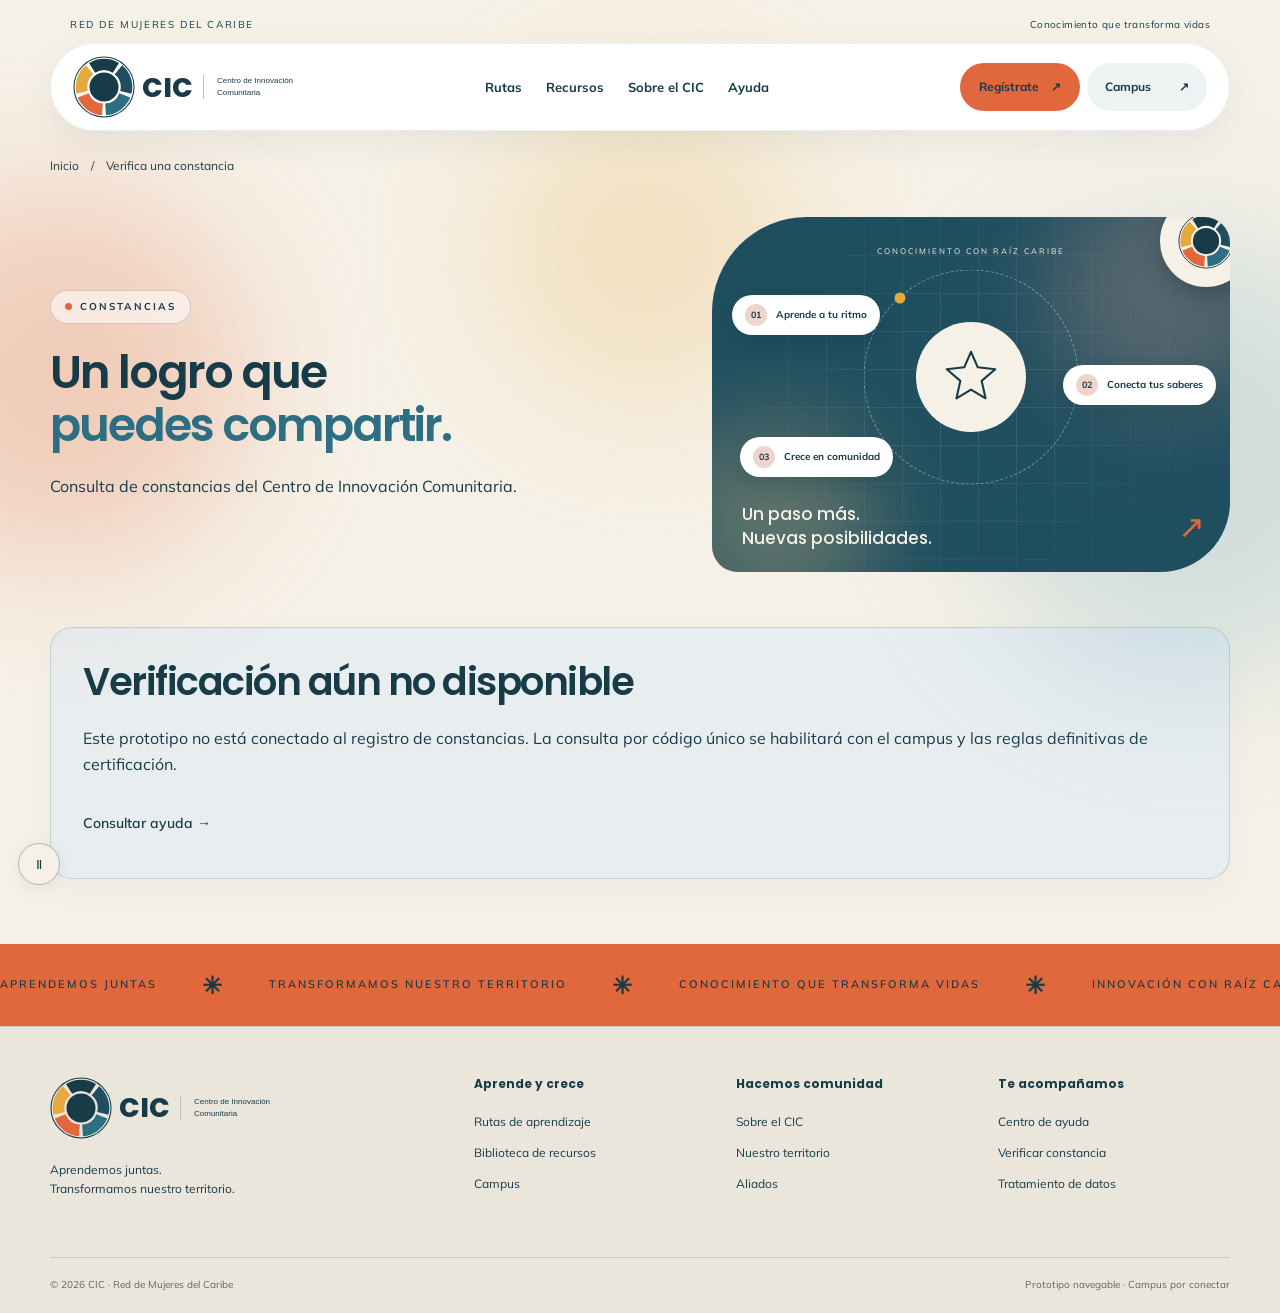
<file: verificar/index.html>
<!doctype html><html lang="es-CO"><head><meta charset="utf-8"><meta name="viewport" content="width=device-width,initial-scale=1"><title>Verifica una constancia | CIC</title><meta name="description" content="Consulta de constancias del Centro de Innovación Comunitaria."><meta name="robots" content="noindex,nofollow"><meta name="theme-color" content="#173c48"><meta property="og:title" content="Verifica una constancia | CIC"><meta property="og:description" content="Consulta de constancias del Centro de Innovación Comunitaria."><meta property="og:type" content="website"><link rel="icon" href="../assets/favicon.svg?v=4" type="image/svg+xml"><link rel="icon" href="../assets/favicon-32.png?v=4" sizes="32x32" type="image/png"><link rel="apple-touch-icon" href="../assets/apple-touch-icon.png?v=4"><link rel="stylesheet" href="../assets/style.css"><script src="../assets/app.js" defer></script><script type="application/ld+json">{"@context":"https://schema.org","@type":"WebPage","name":"Verifica una constancia","description":"Consulta de constancias del Centro de Innovación Comunitaria.","inLanguage":"es-CO"}</script><link rel="stylesheet" href="../assets/brand.css"><script src="../assets/brand.js" defer></script><link rel="stylesheet" href="../assets/polish.css"><script src="../assets/polish.js" defer></script><link rel="stylesheet" href="../assets/v3.css"><script src="../assets/v3.js" defer></script></head><body><a class="skip" href="#main">Saltar al contenido</a><div class="topline">RED DE MUJERES DEL CARIBE <span>Conocimiento que transforma vidas</span></div><header class="site-header wrap"><a class="brand" href="../index.html"><img class="brand-seal" src="../assets/sello-cic.svg" alt="" width="62" height="62"><span class="brand-name">CIC<small>Centro de Innovación<br>Comunitaria</small></span></a><nav aria-label="Navegación principal" id="navigation"><a class="" href="../rutas/index.html">Rutas</a><a class="" href="../recursos/index.html">Recursos</a><a class="" href="../sobre-cic/index.html">Sobre el CIC</a><a class="" href="../ayuda/index.html">Ayuda</a></nav><div class="header-actions"><button class="register-trigger btn coral" type="button">Regístrate <span>↗</span></button><a class="btn dark small" href="../campus/index.html">Campus <span>↗</span></a><button class="menu-toggle" aria-controls="navigation" aria-expanded="false" aria-label="Abrir menú">☰</button></div></header><main id="main" class="wrap inner-page"><div class="breadcrumb"><a class="" href="../index.html">Inicio</a> <span>/</span> Verifica una constancia</div><section class="inner-hero"><header class="page-heading"><span class="eyebrow">CONSTANCIAS</span><h1>Un logro que<br><em>puedes compartir.</em></h1><p>Consulta de constancias del Centro de Innovación Comunitaria.</p></header><div class="editorial-visual" aria-hidden="true"><div class="visual-grid"></div><span class="visual-kicker">CONOCIMIENTO CON RAÍZ CARIBE</span><div class="visual-orbit"></div><div class="visual-medallion"><svg viewBox="0 0 64 64" aria-hidden="true" fill="none" stroke="currentColor" stroke-width="2.2" stroke-linecap="round" stroke-linejoin="round"><path d="m32 6 7 16 18 2-14 12 4 18-15-9-15 9 4-18L7 24l18-2Z"/></svg></div><div class="float-tag tag-a"><span>01</span>Aprende a tu ritmo</div><div class="float-tag tag-b"><span>02</span>Conecta tus saberes</div><div class="float-tag tag-c"><span>03</span>Crece en comunidad</div><div class="visual-bottom"><b>Un paso más.<br>Nuevas posibilidades.</b><span>↗</span></div></div></section><div class="info-card"><h2>Verificación aún no disponible</h2><p>Este prototipo no está conectado al registro de constancias. La consulta por código único se habilitará con el campus y las reglas definitivas de certificación.</p><a class="text-link" href="../ayuda/index.html">Consultar ayuda →</a></div></main><div class="brand-ribbon ribbon-foot" aria-hidden="true"><span>APRENDEMOS JUNTAS <i>✳</i> TRANSFORMAMOS NUESTRO TERRITORIO <i>✳</i> CONOCIMIENTO QUE TRANSFORMA VIDAS <i>✳</i> INNOVACIÓN CON RAÍZ CARIBE</span></div><footer><div class="wrap footer-grid"><div><a class="brand" href="../index.html"><img class="brand-seal" src="../assets/sello-cic.svg" alt="" width="62" height="62"><span class="brand-name">CIC<small>Centro de Innovación<br>Comunitaria</small></span></a><p>Aprendemos juntas.<br>Transformamos nuestro territorio.</p></div><div><h3>Aprende y crece</h3><a class="" href="../rutas/index.html">Rutas de aprendizaje</a><a class="" href="../recursos/index.html">Biblioteca de recursos</a><a class="" href="../campus/index.html">Campus</a></div><div><h3>Hacemos comunidad</h3><a class="" href="../sobre-cic/index.html">Sobre el CIC</a><a class="" href="../sobre-cic/territorio/index.html">Nuestro territorio</a><a class="" href="../sobre-cic/aliados/index.html">Aliados</a></div><div><h3>Te acompañamos</h3><a class="" href="../ayuda/index.html">Centro de ayuda</a><a class="" href="../verificar/index.html">Verificar constancia</a><a class="" href="../politica-datos/index.html">Tratamiento de datos</a></div></div><div class="wrap footer-bottom"><span>© 2026 CIC · Red de Mujeres del Caribe</span><span>Prototipo navegable · Campus por conectar</span></div></footer><dialog id="register-dialog" aria-labelledby="register-title"><button type="button" class="modal-close" aria-label="Cerrar registro">×</button><div class="modal-intro"><span class="eyebrow">CONECTA CON EL CIC</span><h2 id="register-title">Hagamos crecer<br>esta red.</h2><p>Elige cómo quieres participar.</p></div><form id="register-form"><fieldset><legend>Tu perfil</legend><div class="profile-options"><label><input type="radio" name="profile" value="dinamizador" checked required><span><b>Dinamizador</b><small>Conecta el territorio</small></span></label><label><input type="radio" name="profile" value="mentor"  required><span><b>Mentor</b><small>Comparte tu experiencia</small></span></label><label><input type="radio" name="profile" value="aliado"  required><span><b>Aliado</b><small>Multiplica oportunidades</small></span></label></div></fieldset><label for="register-cedula">Número de cédula</label><input id="register-cedula" name="cedula" type="text" inputmode="numeric" autocomplete="username" pattern="[0-9]{1,15}" maxlength="15" placeholder="Ingresa tu número de cédula" required aria-describedby="cedula-help"><small id="cedula-help">Escribe solo números, sin puntos ni espacios.</small><label for="register-password">Contraseña</label><div class="password-field"><input id="register-password" name="password" type="password" autocomplete="new-password" minlength="8" placeholder="Mínimo 8 caracteres" required aria-describedby="password-help"><button type="button" id="toggle-password" aria-label="Mostrar contraseña" aria-pressed="false">Ver</button></div><small id="password-help">Usa al menos 8 caracteres.</small><button class="btn dark register-submit" type="submit">Probar registro <span>↗</span></button><p class="register-note">Demostración: no se crea una cuenta ni se guardan o envían tus datos. Usa datos ficticios.</p><div id="register-result" role="status" hidden></div></form></dialog><button class="motion-toggle" type="button" aria-pressed="false">Pausar movimiento <span aria-hidden="true">Ⅱ</span></button></body></html>
</file>
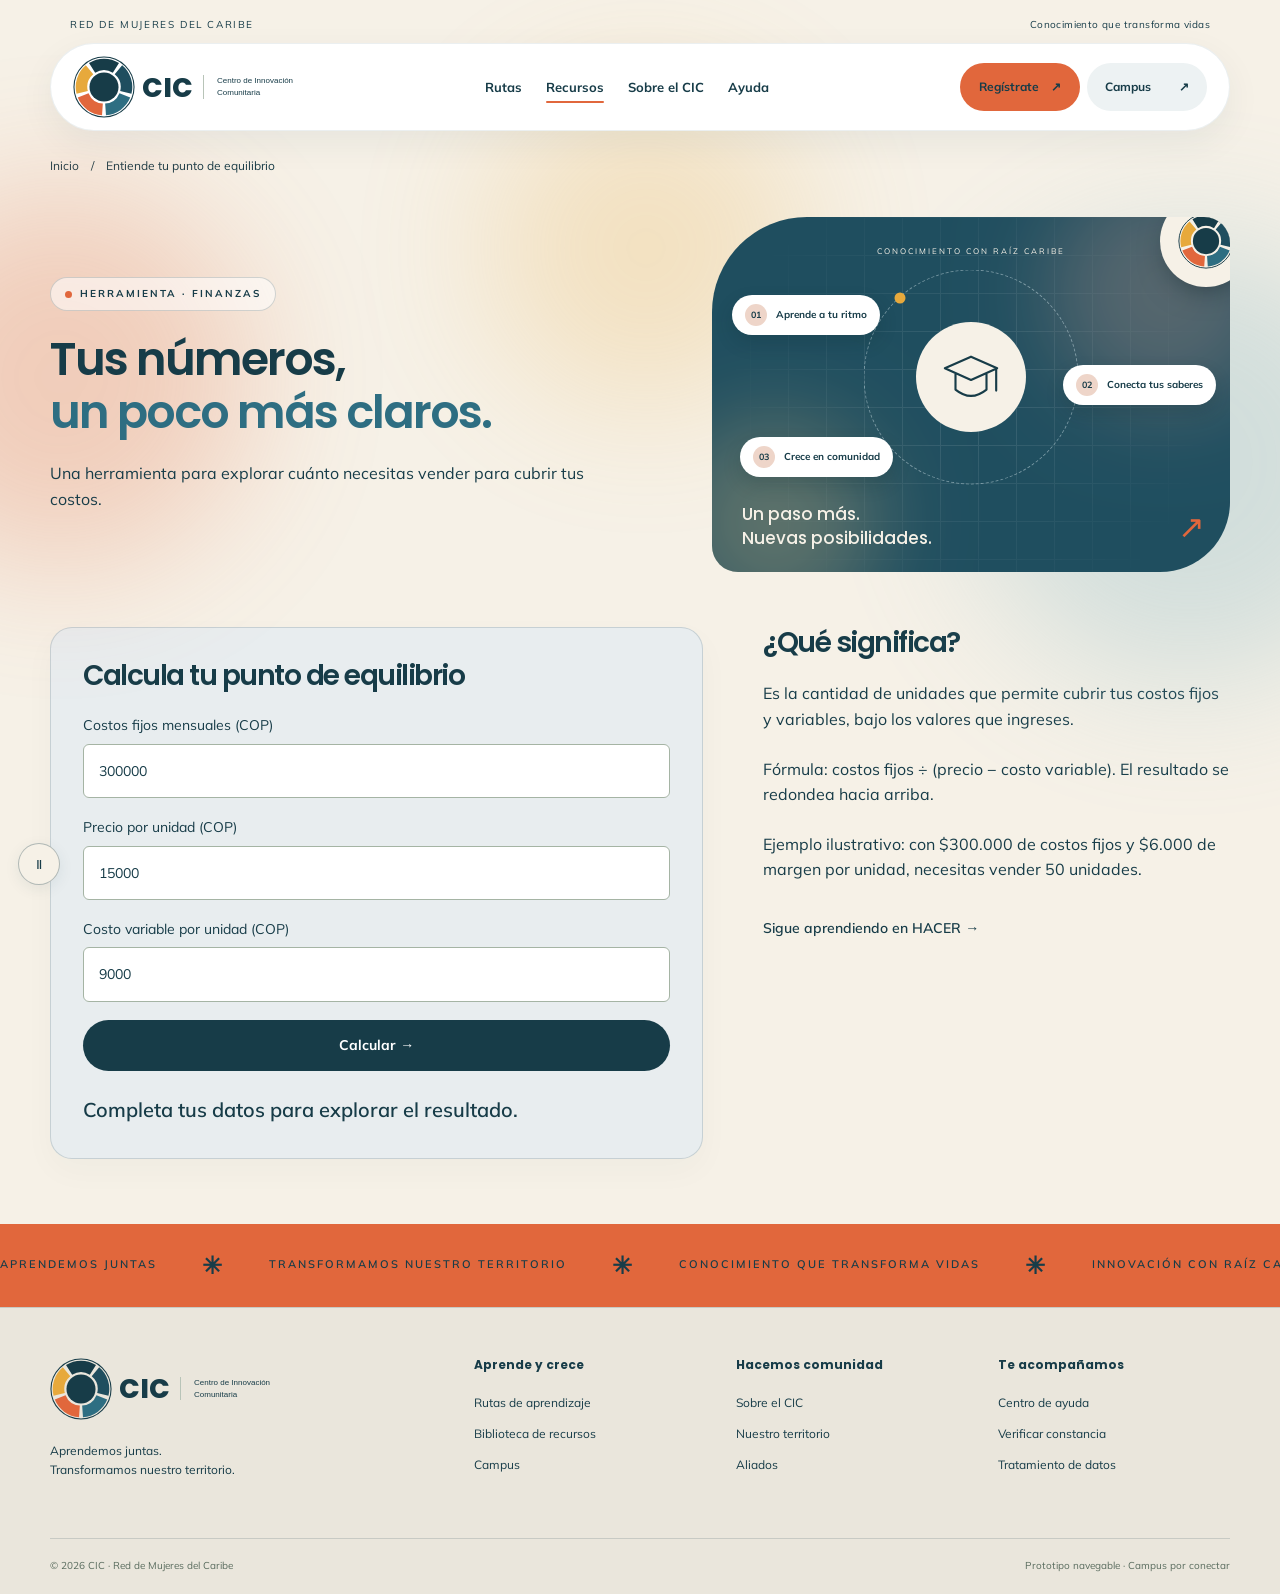
<file: recursos/punto-equilibrio/index.html>
<!doctype html><html lang="es-CO"><head><meta charset="utf-8"><meta name="viewport" content="width=device-width,initial-scale=1"><title>Entiende tu punto de equilibrio | CIC</title><meta name="description" content="Una herramienta para explorar cuánto necesitas vender para cubrir tus costos."><meta name="robots" content="noindex,nofollow"><meta name="theme-color" content="#173c48"><meta property="og:title" content="Entiende tu punto de equilibrio | CIC"><meta property="og:description" content="Una herramienta para explorar cuánto necesitas vender para cubrir tus costos."><meta property="og:type" content="website"><link rel="icon" href="../../assets/favicon.svg?v=4" type="image/svg+xml"><link rel="icon" href="../../assets/favicon-32.png?v=4" sizes="32x32" type="image/png"><link rel="apple-touch-icon" href="../../assets/apple-touch-icon.png?v=4"><link rel="stylesheet" href="../../assets/style.css"><script src="../../assets/app.js" defer></script><script type="application/ld+json">{"@context":"https://schema.org","@type":"WebPage","name":"Entiende tu punto de equilibrio","description":"Una herramienta para explorar cuánto necesitas vender para cubrir tus costos.","inLanguage":"es-CO"}</script><link rel="stylesheet" href="../../assets/brand.css"><script src="../../assets/brand.js" defer></script><link rel="stylesheet" href="../../assets/polish.css"><script src="../../assets/polish.js" defer></script><link rel="stylesheet" href="../../assets/v3.css"><script src="../../assets/v3.js" defer></script></head><body><a class="skip" href="#main">Saltar al contenido</a><div class="topline">RED DE MUJERES DEL CARIBE <span>Conocimiento que transforma vidas</span></div><header class="site-header wrap"><a class="brand" href="../../index.html"><img class="brand-seal" src="../../assets/sello-cic.svg" alt="" width="62" height="62"><span class="brand-name">CIC<small>Centro de Innovación<br>Comunitaria</small></span></a><nav aria-label="Navegación principal" id="navigation"><a class="" href="../../rutas/index.html">Rutas</a><a class="active" href="../../recursos/index.html">Recursos</a><a class="" href="../../sobre-cic/index.html">Sobre el CIC</a><a class="" href="../../ayuda/index.html">Ayuda</a></nav><div class="header-actions"><button class="register-trigger btn coral" type="button">Regístrate <span>↗</span></button><a class="btn dark small" href="../../campus/index.html">Campus <span>↗</span></a><button class="menu-toggle" aria-controls="navigation" aria-expanded="false" aria-label="Abrir menú">☰</button></div></header><main id="main" class="wrap inner-page"><div class="breadcrumb"><a class="" href="../../index.html">Inicio</a> <span>/</span> Entiende tu punto de equilibrio</div><section class="inner-hero"><header class="page-heading"><span class="eyebrow">HERRAMIENTA · FINANZAS</span><h1>Tus números,<br><em>un poco más claros.</em></h1><p>Una herramienta para explorar cuánto necesitas vender para cubrir tus costos.</p></header><div class="editorial-visual" aria-hidden="true"><div class="visual-grid"></div><span class="visual-kicker">CONOCIMIENTO CON RAÍZ CARIBE</span><div class="visual-orbit"></div><div class="visual-medallion"><svg viewBox="0 0 64 64" aria-hidden="true" fill="none" stroke="currentColor" stroke-width="2.2" stroke-linecap="round" stroke-linejoin="round"><path d="m5 23 27-12 27 12-27 12ZM16 29v16q16 13 32 0V29M58 24v22"/></svg></div><div class="float-tag tag-a"><span>01</span>Aprende a tu ritmo</div><div class="float-tag tag-b"><span>02</span>Conecta tus saberes</div><div class="float-tag tag-c"><span>03</span>Crece en comunidad</div><div class="visual-bottom"><b>Un paso más.<br>Nuevas posibilidades.</b><span>↗</span></div></div></section><div class="detail-layout"><form id="calculator" class="info-card"><h2>Calcula tu punto de equilibrio</h2><label>Costos fijos mensuales (COP)<input name="fixed" type="number" min="0" step="any" value="300000" required></label><label>Precio por unidad (COP)<input name="price" type="number" min="0" step="any" value="15000" required></label><label>Costo variable por unidad (COP)<input name="cost" type="number" min="0" step="any" value="9000" required></label><button class="btn dark">Calcular →</button><output id="result" aria-live="polite">Completa tus datos para explorar el resultado.</output></form><div><h2>¿Qué significa?</h2><p>Es la cantidad de unidades que permite cubrir tus costos fijos y variables, bajo los valores que ingreses.</p><p>Fórmula: costos fijos ÷ (precio − costo variable). El resultado se redondea hacia arriba.</p><p>Ejemplo ilustrativo: con $300.000 de costos fijos y $6.000 de margen por unidad, necesitas vender 50 unidades.</p><a class="text-link" href="../../rutas/hacer/index.html">Sigue aprendiendo en HACER →</a></div></div></main><div class="brand-ribbon ribbon-foot" aria-hidden="true"><span>APRENDEMOS JUNTAS <i>✳</i> TRANSFORMAMOS NUESTRO TERRITORIO <i>✳</i> CONOCIMIENTO QUE TRANSFORMA VIDAS <i>✳</i> INNOVACIÓN CON RAÍZ CARIBE</span></div><footer><div class="wrap footer-grid"><div><a class="brand" href="../../index.html"><img class="brand-seal" src="../../assets/sello-cic.svg" alt="" width="62" height="62"><span class="brand-name">CIC<small>Centro de Innovación<br>Comunitaria</small></span></a><p>Aprendemos juntas.<br>Transformamos nuestro territorio.</p></div><div><h3>Aprende y crece</h3><a class="" href="../../rutas/index.html">Rutas de aprendizaje</a><a class="" href="../../recursos/index.html">Biblioteca de recursos</a><a class="" href="../../campus/index.html">Campus</a></div><div><h3>Hacemos comunidad</h3><a class="" href="../../sobre-cic/index.html">Sobre el CIC</a><a class="" href="../../sobre-cic/territorio/index.html">Nuestro territorio</a><a class="" href="../../sobre-cic/aliados/index.html">Aliados</a></div><div><h3>Te acompañamos</h3><a class="" href="../../ayuda/index.html">Centro de ayuda</a><a class="" href="../../verificar/index.html">Verificar constancia</a><a class="" href="../../politica-datos/index.html">Tratamiento de datos</a></div></div><div class="wrap footer-bottom"><span>© 2026 CIC · Red de Mujeres del Caribe</span><span>Prototipo navegable · Campus por conectar</span></div></footer><dialog id="register-dialog" aria-labelledby="register-title"><button type="button" class="modal-close" aria-label="Cerrar registro">×</button><div class="modal-intro"><span class="eyebrow">CONECTA CON EL CIC</span><h2 id="register-title">Hagamos crecer<br>esta red.</h2><p>Elige cómo quieres participar.</p></div><form id="register-form"><fieldset><legend>Tu perfil</legend><div class="profile-options"><label><input type="radio" name="profile" value="dinamizador" checked required><span><b>Dinamizador</b><small>Conecta el territorio</small></span></label><label><input type="radio" name="profile" value="mentor"  required><span><b>Mentor</b><small>Comparte tu experiencia</small></span></label><label><input type="radio" name="profile" value="aliado"  required><span><b>Aliado</b><small>Multiplica oportunidades</small></span></label></div></fieldset><label for="register-cedula">Número de cédula</label><input id="register-cedula" name="cedula" type="text" inputmode="numeric" autocomplete="username" pattern="[0-9]{1,15}" maxlength="15" placeholder="Ingresa tu número de cédula" required aria-describedby="cedula-help"><small id="cedula-help">Escribe solo números, sin puntos ni espacios.</small><label for="register-password">Contraseña</label><div class="password-field"><input id="register-password" name="password" type="password" autocomplete="new-password" minlength="8" placeholder="Mínimo 8 caracteres" required aria-describedby="password-help"><button type="button" id="toggle-password" aria-label="Mostrar contraseña" aria-pressed="false">Ver</button></div><small id="password-help">Usa al menos 8 caracteres.</small><button class="btn dark register-submit" type="submit">Probar registro <span>↗</span></button><p class="register-note">Demostración: no se crea una cuenta ni se guardan o envían tus datos. Usa datos ficticios.</p><div id="register-result" role="status" hidden></div></form></dialog><button class="motion-toggle" type="button" aria-pressed="false">Pausar movimiento <span aria-hidden="true">Ⅱ</span></button></body></html>
</file>
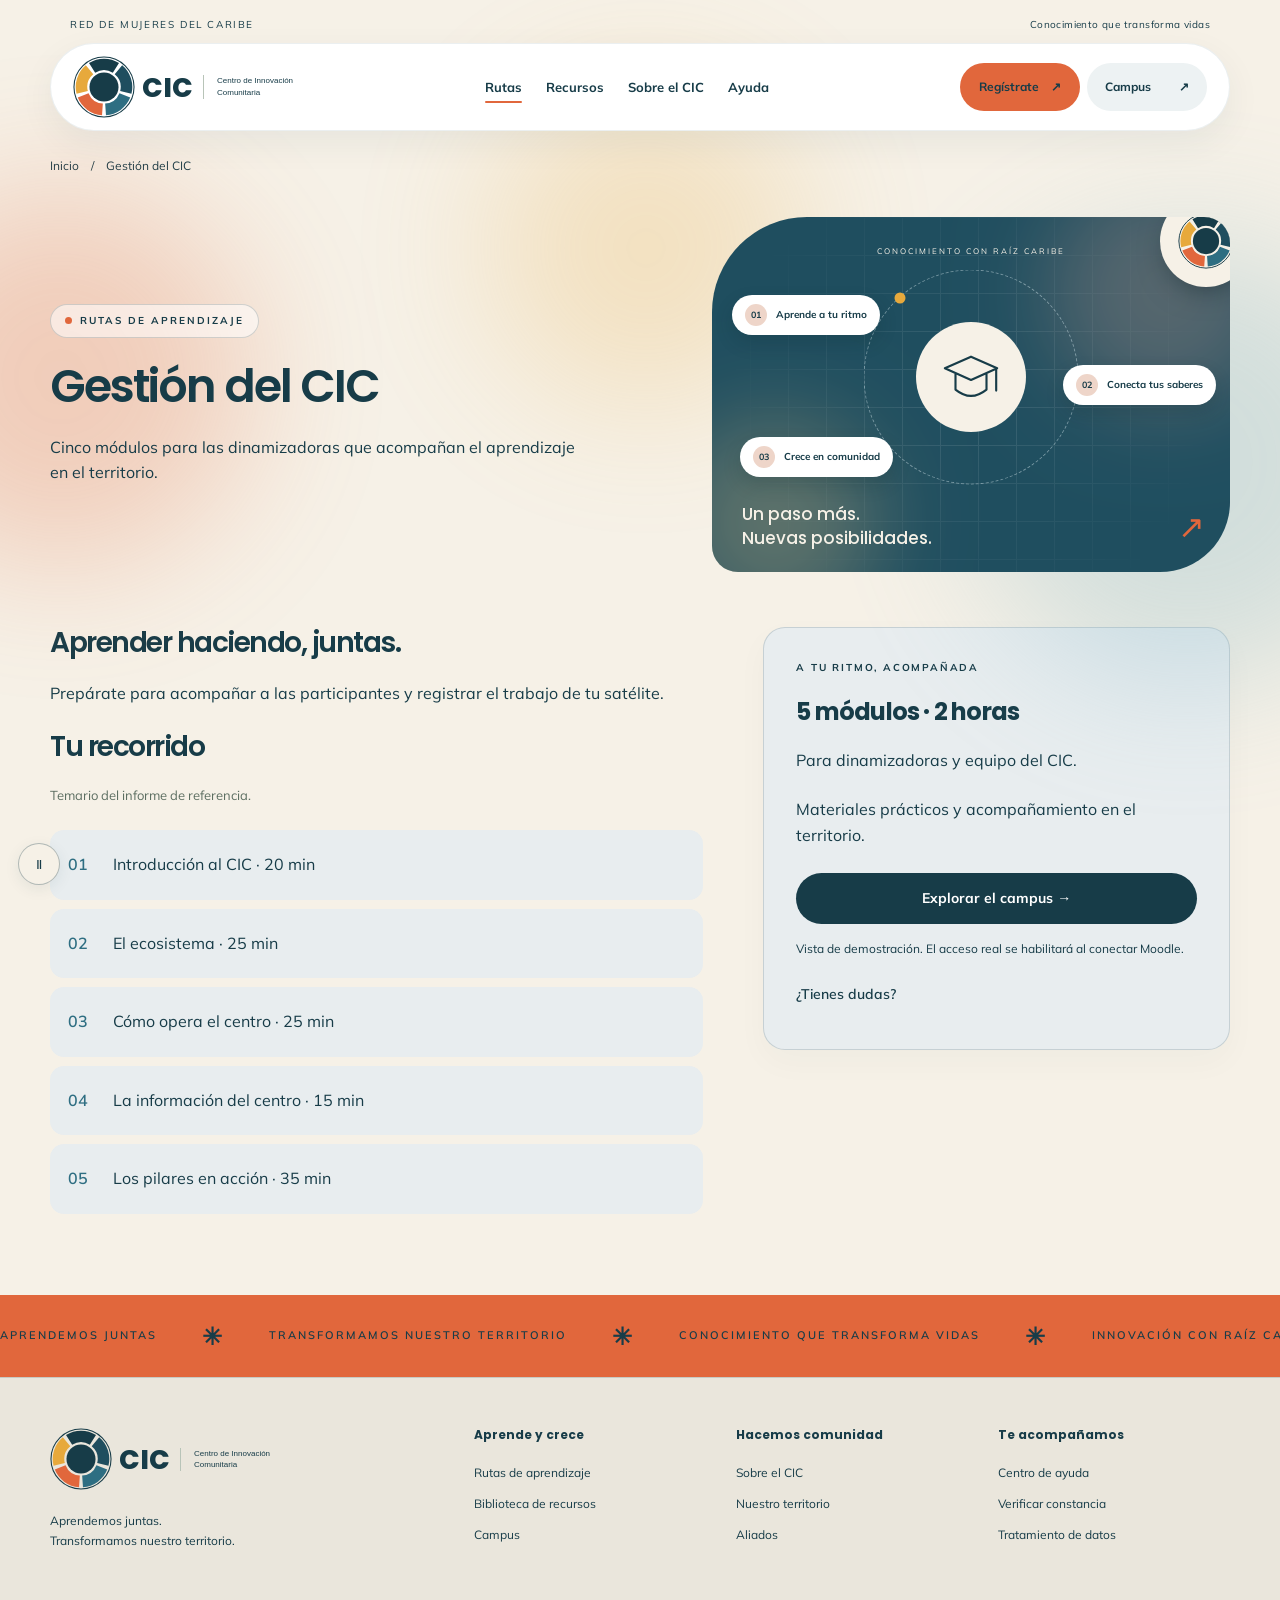
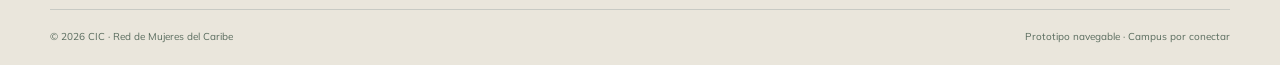
<file: rutas/gestion-cic/index.html>
<!doctype html><html lang="es-CO"><head><meta charset="utf-8"><meta name="viewport" content="width=device-width,initial-scale=1"><title>Gestión del CIC | CIC</title><meta name="description" content="Cinco módulos para las dinamizadoras que acompañan el aprendizaje en el territorio."><meta name="robots" content="noindex,nofollow"><meta name="theme-color" content="#173c48"><meta property="og:title" content="Gestión del CIC | CIC"><meta property="og:description" content="Cinco módulos para las dinamizadoras que acompañan el aprendizaje en el territorio."><meta property="og:type" content="website"><link rel="icon" href="../../assets/favicon.svg?v=4" type="image/svg+xml"><link rel="icon" href="../../assets/favicon-32.png?v=4" sizes="32x32" type="image/png"><link rel="apple-touch-icon" href="../../assets/apple-touch-icon.png?v=4"><link rel="stylesheet" href="../../assets/style.css"><script src="../../assets/app.js" defer></script><script type="application/ld+json">{"@context":"https://schema.org","@type":"Course","name":"Gestión del CIC","description":"Cinco módulos para las dinamizadoras que acompañan el aprendizaje en el territorio.","inLanguage":"es-CO"}</script><link rel="stylesheet" href="../../assets/brand.css"><script src="../../assets/brand.js" defer></script><link rel="stylesheet" href="../../assets/polish.css"><script src="../../assets/polish.js" defer></script><link rel="stylesheet" href="../../assets/v3.css"><script src="../../assets/v3.js" defer></script></head><body><a class="skip" href="#main">Saltar al contenido</a><div class="topline">RED DE MUJERES DEL CARIBE <span>Conocimiento que transforma vidas</span></div><header class="site-header wrap"><a class="brand" href="../../index.html"><img class="brand-seal" src="../../assets/sello-cic.svg" alt="" width="62" height="62"><span class="brand-name">CIC<small>Centro de Innovación<br>Comunitaria</small></span></a><nav aria-label="Navegación principal" id="navigation"><a class="active" href="../../rutas/index.html">Rutas</a><a class="" href="../../recursos/index.html">Recursos</a><a class="" href="../../sobre-cic/index.html">Sobre el CIC</a><a class="" href="../../ayuda/index.html">Ayuda</a></nav><div class="header-actions"><button class="register-trigger btn coral" type="button">Regístrate <span>↗</span></button><a class="btn dark small" href="../../campus/index.html">Campus <span>↗</span></a><button class="menu-toggle" aria-controls="navigation" aria-expanded="false" aria-label="Abrir menú">☰</button></div></header><main id="main" class="wrap inner-page"><div class="breadcrumb"><a class="" href="../../index.html">Inicio</a> <span>/</span> Gestión del CIC</div><section class="inner-hero"><header class="page-heading"><span class="eyebrow">RUTAS DE APRENDIZAJE</span><h1>Gestión del CIC</h1><p>Cinco módulos para las dinamizadoras que acompañan el aprendizaje en el territorio.</p></header><div class="editorial-visual" aria-hidden="true"><div class="visual-grid"></div><span class="visual-kicker">CONOCIMIENTO CON RAÍZ CARIBE</span><div class="visual-orbit"></div><div class="visual-medallion"><svg viewBox="0 0 64 64" aria-hidden="true" fill="none" stroke="currentColor" stroke-width="2.2" stroke-linecap="round" stroke-linejoin="round"><path d="m5 23 27-12 27 12-27 12ZM16 29v16q16 13 32 0V29M58 24v22"/></svg></div><div class="float-tag tag-a"><span>01</span>Aprende a tu ritmo</div><div class="float-tag tag-b"><span>02</span>Conecta tus saberes</div><div class="float-tag tag-c"><span>03</span>Crece en comunidad</div><div class="visual-bottom"><b>Un paso más.<br>Nuevas posibilidades.</b><span>↗</span></div></div></section><div class="detail-layout"><div><h2>Aprender haciendo, juntas.</h2><p>Prepárate para acompañar a las participantes y registrar el trabajo de tu satélite.</p><h2>Tu recorrido</h2><p class="muted">Temario del informe de referencia.</p><ol class="module-list"><li><span>01</span>Introducción al CIC · 20 min</li><li><span>02</span>El ecosistema · 25 min</li><li><span>03</span>Cómo opera el centro · 25 min</li><li><span>04</span>La información del centro · 15 min</li><li><span>05</span>Los pilares en acción · 35 min</li></ol></div><aside class="info-card"><span class="eyebrow">A TU RITMO, ACOMPAÑADA</span><h3>5 módulos · 2 horas</h3><p>Para dinamizadoras y equipo del CIC.</p><p>Materiales prácticos y acompañamiento en el territorio.</p><a class="btn dark" href="../../campus/index.html">Explorar el campus →</a><small>Vista de demostración. El acceso real se habilitará al conectar Moodle.</small><a class="text-link" href="../../ayuda/index.html">¿Tienes dudas?</a></aside></div></main><div class="brand-ribbon ribbon-foot" aria-hidden="true"><span>APRENDEMOS JUNTAS <i>✳</i> TRANSFORMAMOS NUESTRO TERRITORIO <i>✳</i> CONOCIMIENTO QUE TRANSFORMA VIDAS <i>✳</i> INNOVACIÓN CON RAÍZ CARIBE</span></div><footer><div class="wrap footer-grid"><div><a class="brand" href="../../index.html"><img class="brand-seal" src="../../assets/sello-cic.svg" alt="" width="62" height="62"><span class="brand-name">CIC<small>Centro de Innovación<br>Comunitaria</small></span></a><p>Aprendemos juntas.<br>Transformamos nuestro territorio.</p></div><div><h3>Aprende y crece</h3><a class="" href="../../rutas/index.html">Rutas de aprendizaje</a><a class="" href="../../recursos/index.html">Biblioteca de recursos</a><a class="" href="../../campus/index.html">Campus</a></div><div><h3>Hacemos comunidad</h3><a class="" href="../../sobre-cic/index.html">Sobre el CIC</a><a class="" href="../../sobre-cic/territorio/index.html">Nuestro territorio</a><a class="" href="../../sobre-cic/aliados/index.html">Aliados</a></div><div><h3>Te acompañamos</h3><a class="" href="../../ayuda/index.html">Centro de ayuda</a><a class="" href="../../verificar/index.html">Verificar constancia</a><a class="" href="../../politica-datos/index.html">Tratamiento de datos</a></div></div><div class="wrap footer-bottom"><span>© 2026 CIC · Red de Mujeres del Caribe</span><span>Prototipo navegable · Campus por conectar</span></div></footer><dialog id="register-dialog" aria-labelledby="register-title"><button type="button" class="modal-close" aria-label="Cerrar registro">×</button><div class="modal-intro"><span class="eyebrow">CONECTA CON EL CIC</span><h2 id="register-title">Hagamos crecer<br>esta red.</h2><p>Elige cómo quieres participar.</p></div><form id="register-form"><fieldset><legend>Tu perfil</legend><div class="profile-options"><label><input type="radio" name="profile" value="dinamizador" checked required><span><b>Dinamizador</b><small>Conecta el territorio</small></span></label><label><input type="radio" name="profile" value="mentor"  required><span><b>Mentor</b><small>Comparte tu experiencia</small></span></label><label><input type="radio" name="profile" value="aliado"  required><span><b>Aliado</b><small>Multiplica oportunidades</small></span></label></div></fieldset><label for="register-cedula">Número de cédula</label><input id="register-cedula" name="cedula" type="text" inputmode="numeric" autocomplete="username" pattern="[0-9]{1,15}" maxlength="15" placeholder="Ingresa tu número de cédula" required aria-describedby="cedula-help"><small id="cedula-help">Escribe solo números, sin puntos ni espacios.</small><label for="register-password">Contraseña</label><div class="password-field"><input id="register-password" name="password" type="password" autocomplete="new-password" minlength="8" placeholder="Mínimo 8 caracteres" required aria-describedby="password-help"><button type="button" id="toggle-password" aria-label="Mostrar contraseña" aria-pressed="false">Ver</button></div><small id="password-help">Usa al menos 8 caracteres.</small><button class="btn dark register-submit" type="submit">Probar registro <span>↗</span></button><p class="register-note">Demostración: no se crea una cuenta ni se guardan o envían tus datos. Usa datos ficticios.</p><div id="register-result" role="status" hidden></div></form></dialog><button class="motion-toggle" type="button" aria-pressed="false">Pausar movimiento <span aria-hidden="true">Ⅱ</span></button></body></html>
</file>
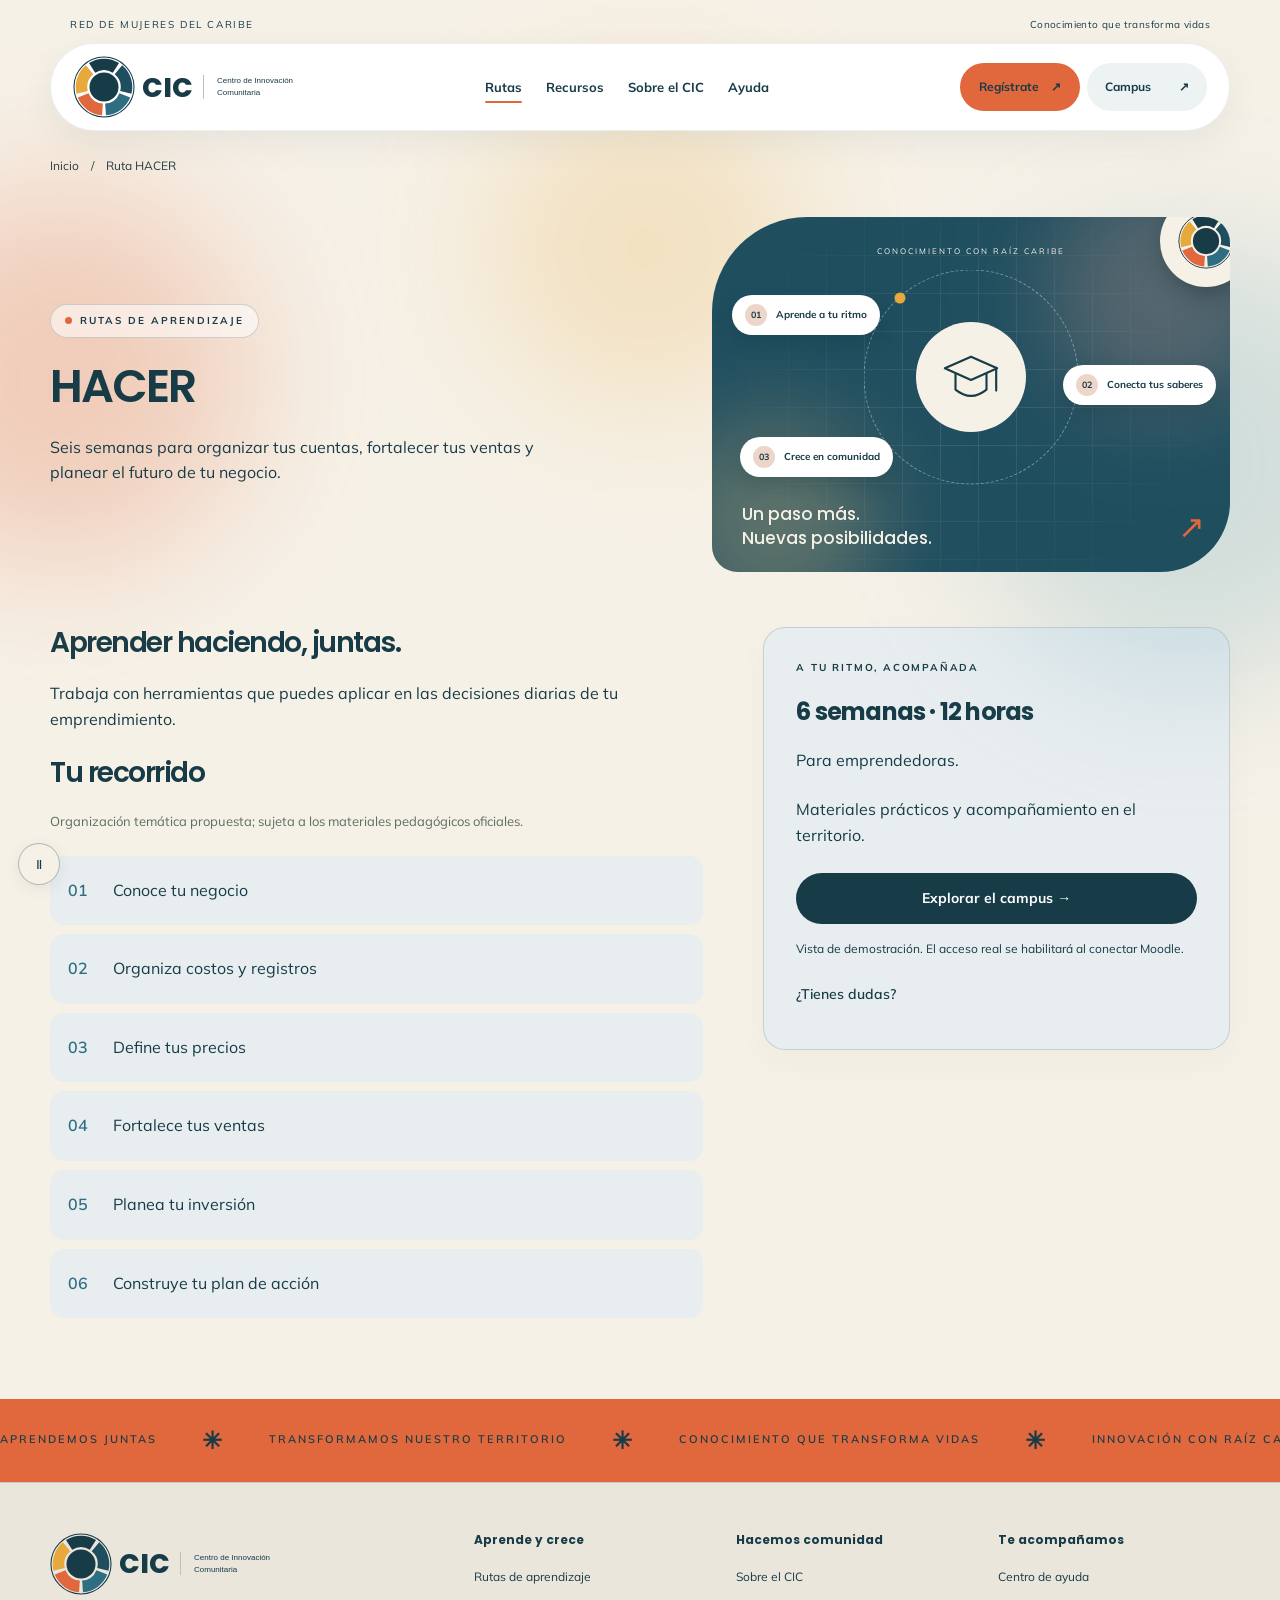
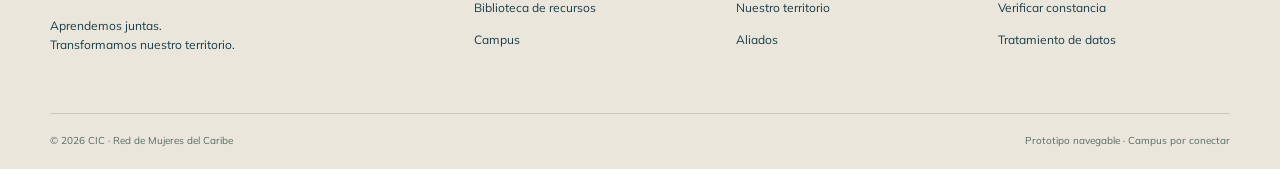
<file: rutas/hacer/index.html>
<!doctype html><html lang="es-CO"><head><meta charset="utf-8"><meta name="viewport" content="width=device-width,initial-scale=1"><title>Ruta HACER | CIC</title><meta name="description" content="Seis semanas para organizar tus cuentas, fortalecer tus ventas y planear el futuro de tu negocio."><meta name="robots" content="noindex,nofollow"><meta name="theme-color" content="#173c48"><meta property="og:title" content="Ruta HACER | CIC"><meta property="og:description" content="Seis semanas para organizar tus cuentas, fortalecer tus ventas y planear el futuro de tu negocio."><meta property="og:type" content="website"><link rel="icon" href="../../assets/favicon.svg?v=4" type="image/svg+xml"><link rel="icon" href="../../assets/favicon-32.png?v=4" sizes="32x32" type="image/png"><link rel="apple-touch-icon" href="../../assets/apple-touch-icon.png?v=4"><link rel="stylesheet" href="../../assets/style.css"><script src="../../assets/app.js" defer></script><script type="application/ld+json">{"@context":"https://schema.org","@type":"Course","name":"Ruta HACER","description":"Seis semanas para organizar tus cuentas, fortalecer tus ventas y planear el futuro de tu negocio.","inLanguage":"es-CO"}</script><link rel="stylesheet" href="../../assets/brand.css"><script src="../../assets/brand.js" defer></script><link rel="stylesheet" href="../../assets/polish.css"><script src="../../assets/polish.js" defer></script><link rel="stylesheet" href="../../assets/v3.css"><script src="../../assets/v3.js" defer></script></head><body><a class="skip" href="#main">Saltar al contenido</a><div class="topline">RED DE MUJERES DEL CARIBE <span>Conocimiento que transforma vidas</span></div><header class="site-header wrap"><a class="brand" href="../../index.html"><img class="brand-seal" src="../../assets/sello-cic.svg" alt="" width="62" height="62"><span class="brand-name">CIC<small>Centro de Innovación<br>Comunitaria</small></span></a><nav aria-label="Navegación principal" id="navigation"><a class="active" href="../../rutas/index.html">Rutas</a><a class="" href="../../recursos/index.html">Recursos</a><a class="" href="../../sobre-cic/index.html">Sobre el CIC</a><a class="" href="../../ayuda/index.html">Ayuda</a></nav><div class="header-actions"><button class="register-trigger btn coral" type="button">Regístrate <span>↗</span></button><a class="btn dark small" href="../../campus/index.html">Campus <span>↗</span></a><button class="menu-toggle" aria-controls="navigation" aria-expanded="false" aria-label="Abrir menú">☰</button></div></header><main id="main" class="wrap inner-page"><div class="breadcrumb"><a class="" href="../../index.html">Inicio</a> <span>/</span> Ruta HACER</div><section class="inner-hero"><header class="page-heading"><span class="eyebrow">RUTAS DE APRENDIZAJE</span><h1>HACER</h1><p>Seis semanas para organizar tus cuentas, fortalecer tus ventas y planear el futuro de tu negocio.</p></header><div class="editorial-visual" aria-hidden="true"><div class="visual-grid"></div><span class="visual-kicker">CONOCIMIENTO CON RAÍZ CARIBE</span><div class="visual-orbit"></div><div class="visual-medallion"><svg viewBox="0 0 64 64" aria-hidden="true" fill="none" stroke="currentColor" stroke-width="2.2" stroke-linecap="round" stroke-linejoin="round"><path d="m5 23 27-12 27 12-27 12ZM16 29v16q16 13 32 0V29M58 24v22"/></svg></div><div class="float-tag tag-a"><span>01</span>Aprende a tu ritmo</div><div class="float-tag tag-b"><span>02</span>Conecta tus saberes</div><div class="float-tag tag-c"><span>03</span>Crece en comunidad</div><div class="visual-bottom"><b>Un paso más.<br>Nuevas posibilidades.</b><span>↗</span></div></div></section><div class="detail-layout"><div><h2>Aprender haciendo, juntas.</h2><p>Trabaja con herramientas que puedes aplicar en las decisiones diarias de tu emprendimiento.</p><h2>Tu recorrido</h2><p class="muted">Organización temática propuesta; sujeta a los materiales pedagógicos oficiales.</p><ol class="module-list"><li><span>01</span>Conoce tu negocio</li><li><span>02</span>Organiza costos y registros</li><li><span>03</span>Define tus precios</li><li><span>04</span>Fortalece tus ventas</li><li><span>05</span>Planea tu inversión</li><li><span>06</span>Construye tu plan de acción</li></ol></div><aside class="info-card"><span class="eyebrow">A TU RITMO, ACOMPAÑADA</span><h3>6 semanas · 12 horas</h3><p>Para emprendedoras.</p><p>Materiales prácticos y acompañamiento en el territorio.</p><a class="btn dark" href="../../campus/index.html">Explorar el campus →</a><small>Vista de demostración. El acceso real se habilitará al conectar Moodle.</small><a class="text-link" href="../../ayuda/index.html">¿Tienes dudas?</a></aside></div></main><div class="brand-ribbon ribbon-foot" aria-hidden="true"><span>APRENDEMOS JUNTAS <i>✳</i> TRANSFORMAMOS NUESTRO TERRITORIO <i>✳</i> CONOCIMIENTO QUE TRANSFORMA VIDAS <i>✳</i> INNOVACIÓN CON RAÍZ CARIBE</span></div><footer><div class="wrap footer-grid"><div><a class="brand" href="../../index.html"><img class="brand-seal" src="../../assets/sello-cic.svg" alt="" width="62" height="62"><span class="brand-name">CIC<small>Centro de Innovación<br>Comunitaria</small></span></a><p>Aprendemos juntas.<br>Transformamos nuestro territorio.</p></div><div><h3>Aprende y crece</h3><a class="" href="../../rutas/index.html">Rutas de aprendizaje</a><a class="" href="../../recursos/index.html">Biblioteca de recursos</a><a class="" href="../../campus/index.html">Campus</a></div><div><h3>Hacemos comunidad</h3><a class="" href="../../sobre-cic/index.html">Sobre el CIC</a><a class="" href="../../sobre-cic/territorio/index.html">Nuestro territorio</a><a class="" href="../../sobre-cic/aliados/index.html">Aliados</a></div><div><h3>Te acompañamos</h3><a class="" href="../../ayuda/index.html">Centro de ayuda</a><a class="" href="../../verificar/index.html">Verificar constancia</a><a class="" href="../../politica-datos/index.html">Tratamiento de datos</a></div></div><div class="wrap footer-bottom"><span>© 2026 CIC · Red de Mujeres del Caribe</span><span>Prototipo navegable · Campus por conectar</span></div></footer><dialog id="register-dialog" aria-labelledby="register-title"><button type="button" class="modal-close" aria-label="Cerrar registro">×</button><div class="modal-intro"><span class="eyebrow">CONECTA CON EL CIC</span><h2 id="register-title">Hagamos crecer<br>esta red.</h2><p>Elige cómo quieres participar.</p></div><form id="register-form"><fieldset><legend>Tu perfil</legend><div class="profile-options"><label><input type="radio" name="profile" value="dinamizador" checked required><span><b>Dinamizador</b><small>Conecta el territorio</small></span></label><label><input type="radio" name="profile" value="mentor"  required><span><b>Mentor</b><small>Comparte tu experiencia</small></span></label><label><input type="radio" name="profile" value="aliado"  required><span><b>Aliado</b><small>Multiplica oportunidades</small></span></label></div></fieldset><label for="register-cedula">Número de cédula</label><input id="register-cedula" name="cedula" type="text" inputmode="numeric" autocomplete="username" pattern="[0-9]{1,15}" maxlength="15" placeholder="Ingresa tu número de cédula" required aria-describedby="cedula-help"><small id="cedula-help">Escribe solo números, sin puntos ni espacios.</small><label for="register-password">Contraseña</label><div class="password-field"><input id="register-password" name="password" type="password" autocomplete="new-password" minlength="8" placeholder="Mínimo 8 caracteres" required aria-describedby="password-help"><button type="button" id="toggle-password" aria-label="Mostrar contraseña" aria-pressed="false">Ver</button></div><small id="password-help">Usa al menos 8 caracteres.</small><button class="btn dark register-submit" type="submit">Probar registro <span>↗</span></button><p class="register-note">Demostración: no se crea una cuenta ni se guardan o envían tus datos. Usa datos ficticios.</p><div id="register-result" role="status" hidden></div></form></dialog><button class="motion-toggle" type="button" aria-pressed="false">Pausar movimiento <span aria-hidden="true">Ⅱ</span></button></body></html>
</file>
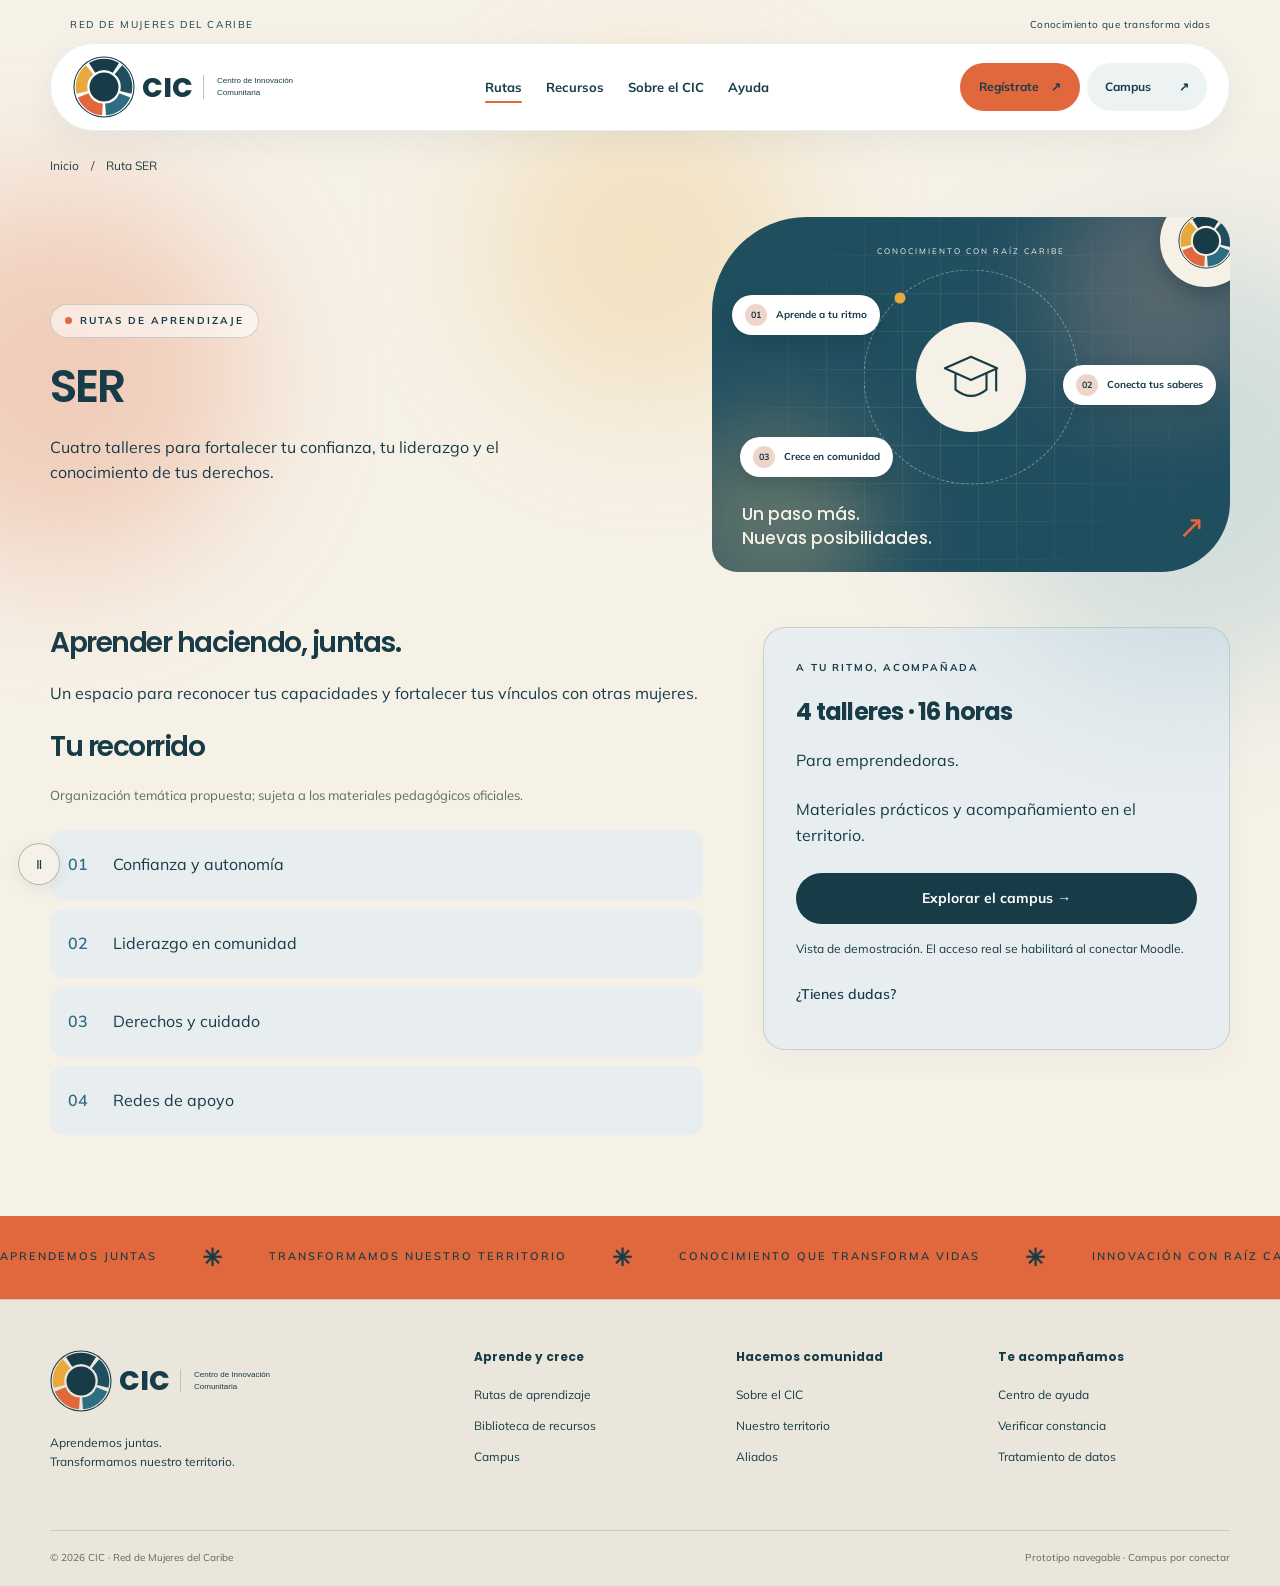
<file: rutas/ser/index.html>
<!doctype html><html lang="es-CO"><head><meta charset="utf-8"><meta name="viewport" content="width=device-width,initial-scale=1"><title>Ruta SER | CIC</title><meta name="description" content="Cuatro talleres para fortalecer tu confianza, tu liderazgo y el conocimiento de tus derechos."><meta name="robots" content="noindex,nofollow"><meta name="theme-color" content="#173c48"><meta property="og:title" content="Ruta SER | CIC"><meta property="og:description" content="Cuatro talleres para fortalecer tu confianza, tu liderazgo y el conocimiento de tus derechos."><meta property="og:type" content="website"><link rel="icon" href="../../assets/favicon.svg?v=4" type="image/svg+xml"><link rel="icon" href="../../assets/favicon-32.png?v=4" sizes="32x32" type="image/png"><link rel="apple-touch-icon" href="../../assets/apple-touch-icon.png?v=4"><link rel="stylesheet" href="../../assets/style.css"><script src="../../assets/app.js" defer></script><script type="application/ld+json">{"@context":"https://schema.org","@type":"Course","name":"Ruta SER","description":"Cuatro talleres para fortalecer tu confianza, tu liderazgo y el conocimiento de tus derechos.","inLanguage":"es-CO"}</script><link rel="stylesheet" href="../../assets/brand.css"><script src="../../assets/brand.js" defer></script><link rel="stylesheet" href="../../assets/polish.css"><script src="../../assets/polish.js" defer></script><link rel="stylesheet" href="../../assets/v3.css"><script src="../../assets/v3.js" defer></script></head><body><a class="skip" href="#main">Saltar al contenido</a><div class="topline">RED DE MUJERES DEL CARIBE <span>Conocimiento que transforma vidas</span></div><header class="site-header wrap"><a class="brand" href="../../index.html"><img class="brand-seal" src="../../assets/sello-cic.svg" alt="" width="62" height="62"><span class="brand-name">CIC<small>Centro de Innovación<br>Comunitaria</small></span></a><nav aria-label="Navegación principal" id="navigation"><a class="active" href="../../rutas/index.html">Rutas</a><a class="" href="../../recursos/index.html">Recursos</a><a class="" href="../../sobre-cic/index.html">Sobre el CIC</a><a class="" href="../../ayuda/index.html">Ayuda</a></nav><div class="header-actions"><button class="register-trigger btn coral" type="button">Regístrate <span>↗</span></button><a class="btn dark small" href="../../campus/index.html">Campus <span>↗</span></a><button class="menu-toggle" aria-controls="navigation" aria-expanded="false" aria-label="Abrir menú">☰</button></div></header><main id="main" class="wrap inner-page"><div class="breadcrumb"><a class="" href="../../index.html">Inicio</a> <span>/</span> Ruta SER</div><section class="inner-hero"><header class="page-heading"><span class="eyebrow">RUTAS DE APRENDIZAJE</span><h1>SER</h1><p>Cuatro talleres para fortalecer tu confianza, tu liderazgo y el conocimiento de tus derechos.</p></header><div class="editorial-visual" aria-hidden="true"><div class="visual-grid"></div><span class="visual-kicker">CONOCIMIENTO CON RAÍZ CARIBE</span><div class="visual-orbit"></div><div class="visual-medallion"><svg viewBox="0 0 64 64" aria-hidden="true" fill="none" stroke="currentColor" stroke-width="2.2" stroke-linecap="round" stroke-linejoin="round"><path d="m5 23 27-12 27 12-27 12ZM16 29v16q16 13 32 0V29M58 24v22"/></svg></div><div class="float-tag tag-a"><span>01</span>Aprende a tu ritmo</div><div class="float-tag tag-b"><span>02</span>Conecta tus saberes</div><div class="float-tag tag-c"><span>03</span>Crece en comunidad</div><div class="visual-bottom"><b>Un paso más.<br>Nuevas posibilidades.</b><span>↗</span></div></div></section><div class="detail-layout"><div><h2>Aprender haciendo, juntas.</h2><p>Un espacio para reconocer tus capacidades y fortalecer tus vínculos con otras mujeres.</p><h2>Tu recorrido</h2><p class="muted">Organización temática propuesta; sujeta a los materiales pedagógicos oficiales.</p><ol class="module-list"><li><span>01</span>Confianza y autonomía</li><li><span>02</span>Liderazgo en comunidad</li><li><span>03</span>Derechos y cuidado</li><li><span>04</span>Redes de apoyo</li></ol></div><aside class="info-card"><span class="eyebrow">A TU RITMO, ACOMPAÑADA</span><h3>4 talleres · 16 horas</h3><p>Para emprendedoras.</p><p>Materiales prácticos y acompañamiento en el territorio.</p><a class="btn dark" href="../../campus/index.html">Explorar el campus →</a><small>Vista de demostración. El acceso real se habilitará al conectar Moodle.</small><a class="text-link" href="../../ayuda/index.html">¿Tienes dudas?</a></aside></div></main><div class="brand-ribbon ribbon-foot" aria-hidden="true"><span>APRENDEMOS JUNTAS <i>✳</i> TRANSFORMAMOS NUESTRO TERRITORIO <i>✳</i> CONOCIMIENTO QUE TRANSFORMA VIDAS <i>✳</i> INNOVACIÓN CON RAÍZ CARIBE</span></div><footer><div class="wrap footer-grid"><div><a class="brand" href="../../index.html"><img class="brand-seal" src="../../assets/sello-cic.svg" alt="" width="62" height="62"><span class="brand-name">CIC<small>Centro de Innovación<br>Comunitaria</small></span></a><p>Aprendemos juntas.<br>Transformamos nuestro territorio.</p></div><div><h3>Aprende y crece</h3><a class="" href="../../rutas/index.html">Rutas de aprendizaje</a><a class="" href="../../recursos/index.html">Biblioteca de recursos</a><a class="" href="../../campus/index.html">Campus</a></div><div><h3>Hacemos comunidad</h3><a class="" href="../../sobre-cic/index.html">Sobre el CIC</a><a class="" href="../../sobre-cic/territorio/index.html">Nuestro territorio</a><a class="" href="../../sobre-cic/aliados/index.html">Aliados</a></div><div><h3>Te acompañamos</h3><a class="" href="../../ayuda/index.html">Centro de ayuda</a><a class="" href="../../verificar/index.html">Verificar constancia</a><a class="" href="../../politica-datos/index.html">Tratamiento de datos</a></div></div><div class="wrap footer-bottom"><span>© 2026 CIC · Red de Mujeres del Caribe</span><span>Prototipo navegable · Campus por conectar</span></div></footer><dialog id="register-dialog" aria-labelledby="register-title"><button type="button" class="modal-close" aria-label="Cerrar registro">×</button><div class="modal-intro"><span class="eyebrow">CONECTA CON EL CIC</span><h2 id="register-title">Hagamos crecer<br>esta red.</h2><p>Elige cómo quieres participar.</p></div><form id="register-form"><fieldset><legend>Tu perfil</legend><div class="profile-options"><label><input type="radio" name="profile" value="dinamizador" checked required><span><b>Dinamizador</b><small>Conecta el territorio</small></span></label><label><input type="radio" name="profile" value="mentor"  required><span><b>Mentor</b><small>Comparte tu experiencia</small></span></label><label><input type="radio" name="profile" value="aliado"  required><span><b>Aliado</b><small>Multiplica oportunidades</small></span></label></div></fieldset><label for="register-cedula">Número de cédula</label><input id="register-cedula" name="cedula" type="text" inputmode="numeric" autocomplete="username" pattern="[0-9]{1,15}" maxlength="15" placeholder="Ingresa tu número de cédula" required aria-describedby="cedula-help"><small id="cedula-help">Escribe solo números, sin puntos ni espacios.</small><label for="register-password">Contraseña</label><div class="password-field"><input id="register-password" name="password" type="password" autocomplete="new-password" minlength="8" placeholder="Mínimo 8 caracteres" required aria-describedby="password-help"><button type="button" id="toggle-password" aria-label="Mostrar contraseña" aria-pressed="false">Ver</button></div><small id="password-help">Usa al menos 8 caracteres.</small><button class="btn dark register-submit" type="submit">Probar registro <span>↗</span></button><p class="register-note">Demostración: no se crea una cuenta ni se guardan o envían tus datos. Usa datos ficticios.</p><div id="register-result" role="status" hidden></div></form></dialog><button class="motion-toggle" type="button" aria-pressed="false">Pausar movimiento <span aria-hidden="true">Ⅱ</span></button></body></html>
</file>
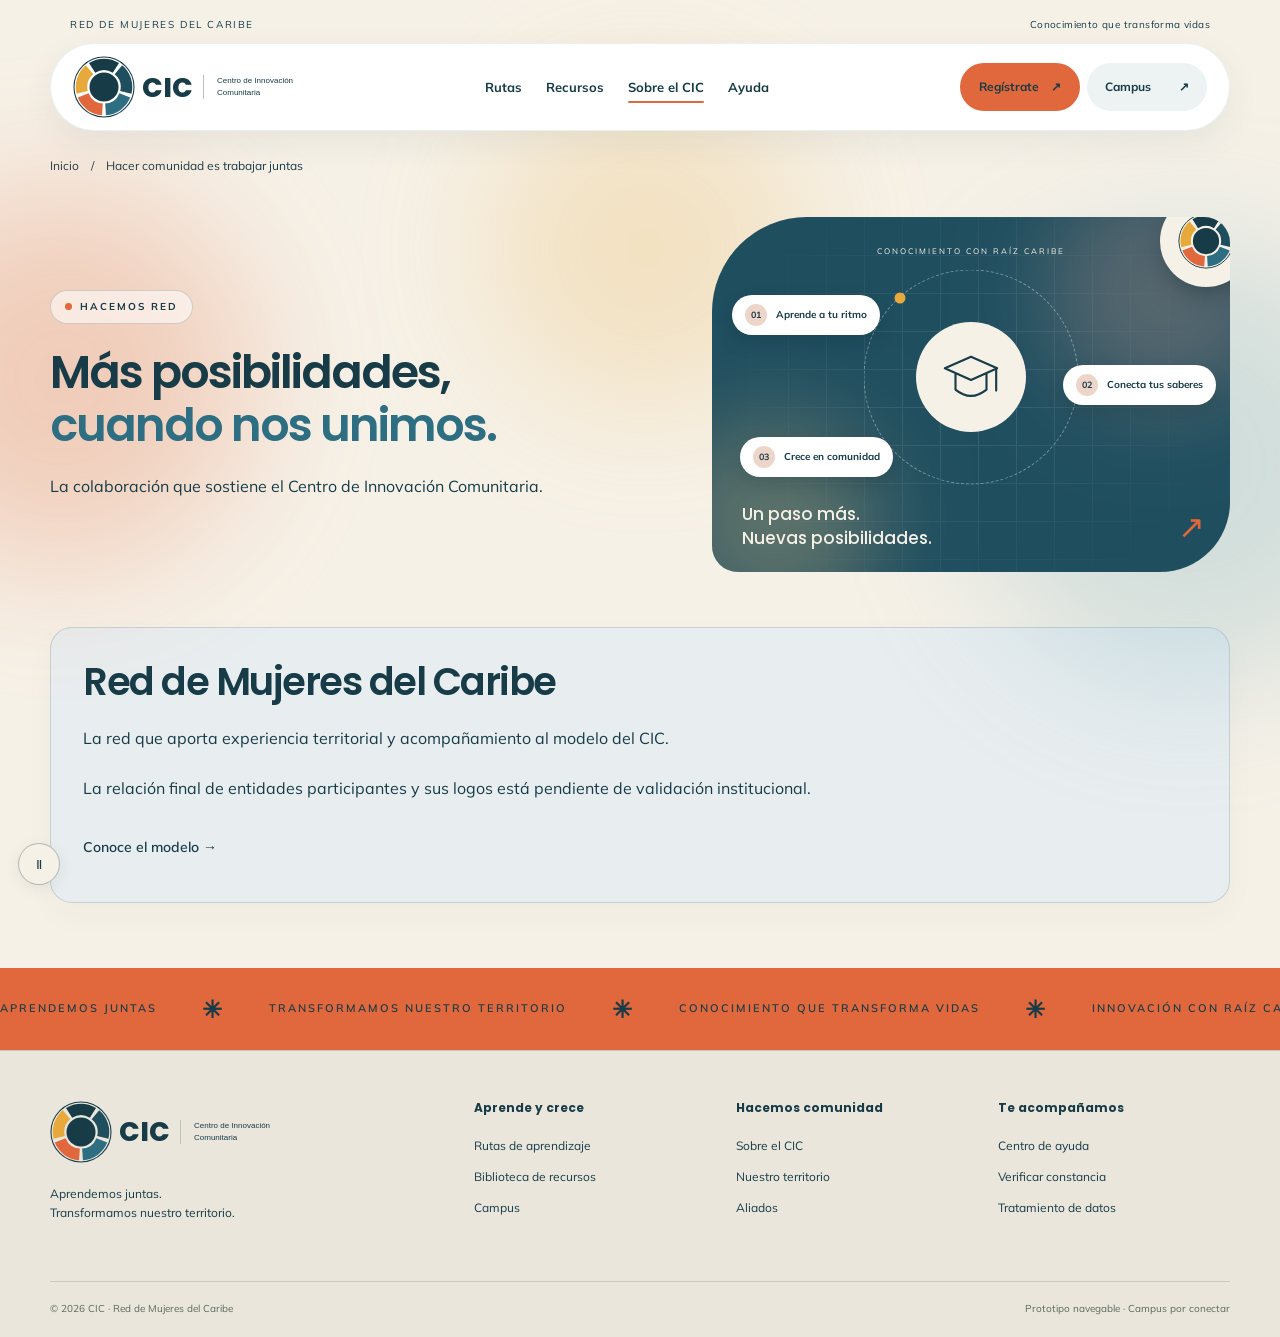
<file: sobre-cic/aliados/index.html>
<!doctype html><html lang="es-CO"><head><meta charset="utf-8"><meta name="viewport" content="width=device-width,initial-scale=1"><title>Hacer comunidad es trabajar juntas | CIC</title><meta name="description" content="La colaboración que sostiene el Centro de Innovación Comunitaria."><meta name="robots" content="noindex,nofollow"><meta name="theme-color" content="#173c48"><meta property="og:title" content="Hacer comunidad es trabajar juntas | CIC"><meta property="og:description" content="La colaboración que sostiene el Centro de Innovación Comunitaria."><meta property="og:type" content="website"><link rel="icon" href="../../assets/favicon.svg?v=4" type="image/svg+xml"><link rel="icon" href="../../assets/favicon-32.png?v=4" sizes="32x32" type="image/png"><link rel="apple-touch-icon" href="../../assets/apple-touch-icon.png?v=4"><link rel="stylesheet" href="../../assets/style.css"><script src="../../assets/app.js" defer></script><script type="application/ld+json">{"@context":"https://schema.org","@type":"WebPage","name":"Hacer comunidad es trabajar juntas","description":"La colaboración que sostiene el Centro de Innovación Comunitaria.","inLanguage":"es-CO"}</script><link rel="stylesheet" href="../../assets/brand.css"><script src="../../assets/brand.js" defer></script><link rel="stylesheet" href="../../assets/polish.css"><script src="../../assets/polish.js" defer></script><link rel="stylesheet" href="../../assets/v3.css"><script src="../../assets/v3.js" defer></script></head><body><a class="skip" href="#main">Saltar al contenido</a><div class="topline">RED DE MUJERES DEL CARIBE <span>Conocimiento que transforma vidas</span></div><header class="site-header wrap"><a class="brand" href="../../index.html"><img class="brand-seal" src="../../assets/sello-cic.svg" alt="" width="62" height="62"><span class="brand-name">CIC<small>Centro de Innovación<br>Comunitaria</small></span></a><nav aria-label="Navegación principal" id="navigation"><a class="" href="../../rutas/index.html">Rutas</a><a class="" href="../../recursos/index.html">Recursos</a><a class="active" href="../../sobre-cic/index.html">Sobre el CIC</a><a class="" href="../../ayuda/index.html">Ayuda</a></nav><div class="header-actions"><button class="register-trigger btn coral" type="button">Regístrate <span>↗</span></button><a class="btn dark small" href="../../campus/index.html">Campus <span>↗</span></a><button class="menu-toggle" aria-controls="navigation" aria-expanded="false" aria-label="Abrir menú">☰</button></div></header><main id="main" class="wrap inner-page"><div class="breadcrumb"><a class="" href="../../index.html">Inicio</a> <span>/</span> Hacer comunidad es trabajar juntas</div><section class="inner-hero"><header class="page-heading"><span class="eyebrow">HACEMOS RED</span><h1>Más posibilidades,<br><em>cuando nos unimos.</em></h1><p>La colaboración que sostiene el Centro de Innovación Comunitaria.</p></header><div class="editorial-visual" aria-hidden="true"><div class="visual-grid"></div><span class="visual-kicker">CONOCIMIENTO CON RAÍZ CARIBE</span><div class="visual-orbit"></div><div class="visual-medallion"><svg viewBox="0 0 64 64" aria-hidden="true" fill="none" stroke="currentColor" stroke-width="2.2" stroke-linecap="round" stroke-linejoin="round"><path d="m5 23 27-12 27 12-27 12ZM16 29v16q16 13 32 0V29M58 24v22"/></svg></div><div class="float-tag tag-a"><span>01</span>Aprende a tu ritmo</div><div class="float-tag tag-b"><span>02</span>Conecta tus saberes</div><div class="float-tag tag-c"><span>03</span>Crece en comunidad</div><div class="visual-bottom"><b>Un paso más.<br>Nuevas posibilidades.</b><span>↗</span></div></div></section><article class="info-card"><h2>Red de Mujeres del Caribe</h2><p>La red que aporta experiencia territorial y acompañamiento al modelo del CIC.</p><p>La relación final de entidades participantes y sus logos está pendiente de validación institucional.</p><a class="text-link" href="../../sobre-cic/index.html">Conoce el modelo →</a></article></main><div class="brand-ribbon ribbon-foot" aria-hidden="true"><span>APRENDEMOS JUNTAS <i>✳</i> TRANSFORMAMOS NUESTRO TERRITORIO <i>✳</i> CONOCIMIENTO QUE TRANSFORMA VIDAS <i>✳</i> INNOVACIÓN CON RAÍZ CARIBE</span></div><footer><div class="wrap footer-grid"><div><a class="brand" href="../../index.html"><img class="brand-seal" src="../../assets/sello-cic.svg" alt="" width="62" height="62"><span class="brand-name">CIC<small>Centro de Innovación<br>Comunitaria</small></span></a><p>Aprendemos juntas.<br>Transformamos nuestro territorio.</p></div><div><h3>Aprende y crece</h3><a class="" href="../../rutas/index.html">Rutas de aprendizaje</a><a class="" href="../../recursos/index.html">Biblioteca de recursos</a><a class="" href="../../campus/index.html">Campus</a></div><div><h3>Hacemos comunidad</h3><a class="" href="../../sobre-cic/index.html">Sobre el CIC</a><a class="" href="../../sobre-cic/territorio/index.html">Nuestro territorio</a><a class="" href="../../sobre-cic/aliados/index.html">Aliados</a></div><div><h3>Te acompañamos</h3><a class="" href="../../ayuda/index.html">Centro de ayuda</a><a class="" href="../../verificar/index.html">Verificar constancia</a><a class="" href="../../politica-datos/index.html">Tratamiento de datos</a></div></div><div class="wrap footer-bottom"><span>© 2026 CIC · Red de Mujeres del Caribe</span><span>Prototipo navegable · Campus por conectar</span></div></footer><dialog id="register-dialog" aria-labelledby="register-title"><button type="button" class="modal-close" aria-label="Cerrar registro">×</button><div class="modal-intro"><span class="eyebrow">CONECTA CON EL CIC</span><h2 id="register-title">Hagamos crecer<br>esta red.</h2><p>Elige cómo quieres participar.</p></div><form id="register-form"><fieldset><legend>Tu perfil</legend><div class="profile-options"><label><input type="radio" name="profile" value="dinamizador" checked required><span><b>Dinamizador</b><small>Conecta el territorio</small></span></label><label><input type="radio" name="profile" value="mentor"  required><span><b>Mentor</b><small>Comparte tu experiencia</small></span></label><label><input type="radio" name="profile" value="aliado"  required><span><b>Aliado</b><small>Multiplica oportunidades</small></span></label></div></fieldset><label for="register-cedula">Número de cédula</label><input id="register-cedula" name="cedula" type="text" inputmode="numeric" autocomplete="username" pattern="[0-9]{1,15}" maxlength="15" placeholder="Ingresa tu número de cédula" required aria-describedby="cedula-help"><small id="cedula-help">Escribe solo números, sin puntos ni espacios.</small><label for="register-password">Contraseña</label><div class="password-field"><input id="register-password" name="password" type="password" autocomplete="new-password" minlength="8" placeholder="Mínimo 8 caracteres" required aria-describedby="password-help"><button type="button" id="toggle-password" aria-label="Mostrar contraseña" aria-pressed="false">Ver</button></div><small id="password-help">Usa al menos 8 caracteres.</small><button class="btn dark register-submit" type="submit">Probar registro <span>↗</span></button><p class="register-note">Demostración: no se crea una cuenta ni se guardan o envían tus datos. Usa datos ficticios.</p><div id="register-result" role="status" hidden></div></form></dialog><button class="motion-toggle" type="button" aria-pressed="false">Pausar movimiento <span aria-hidden="true">Ⅱ</span></button></body></html>
</file>
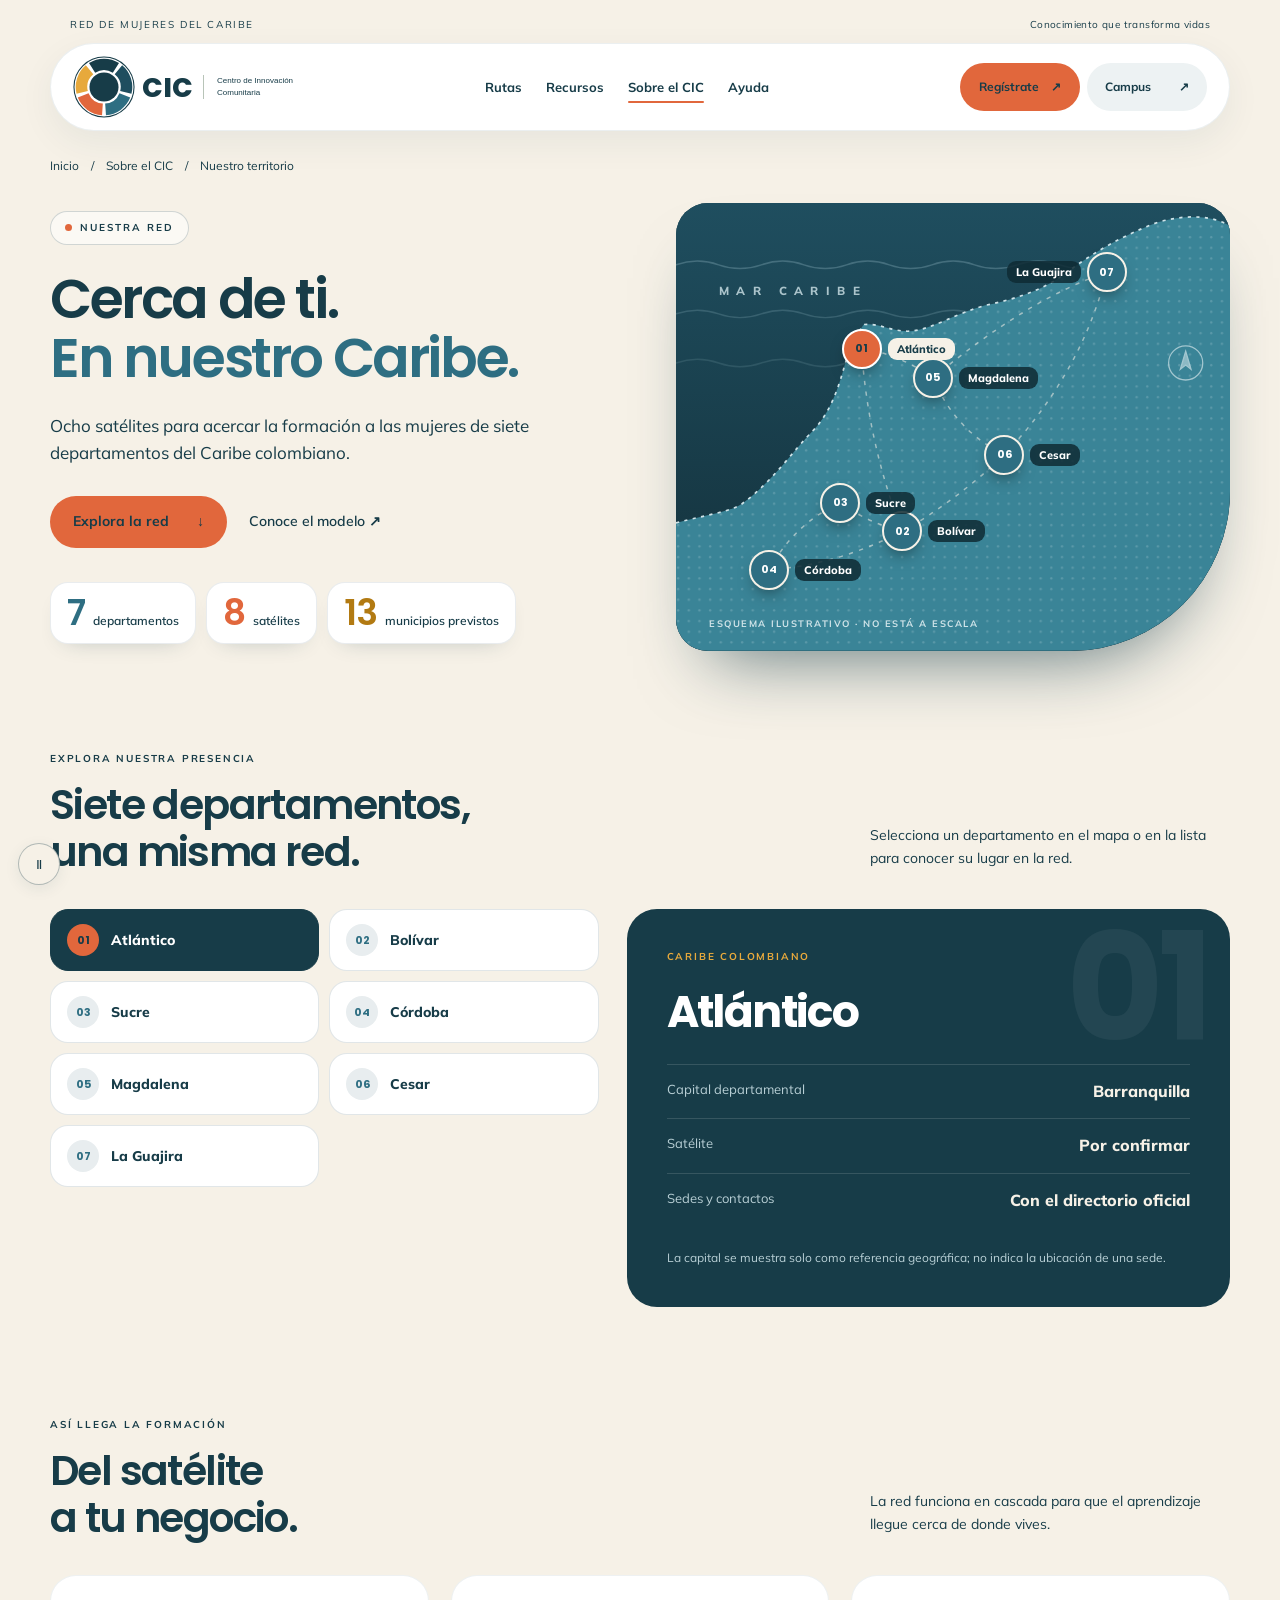
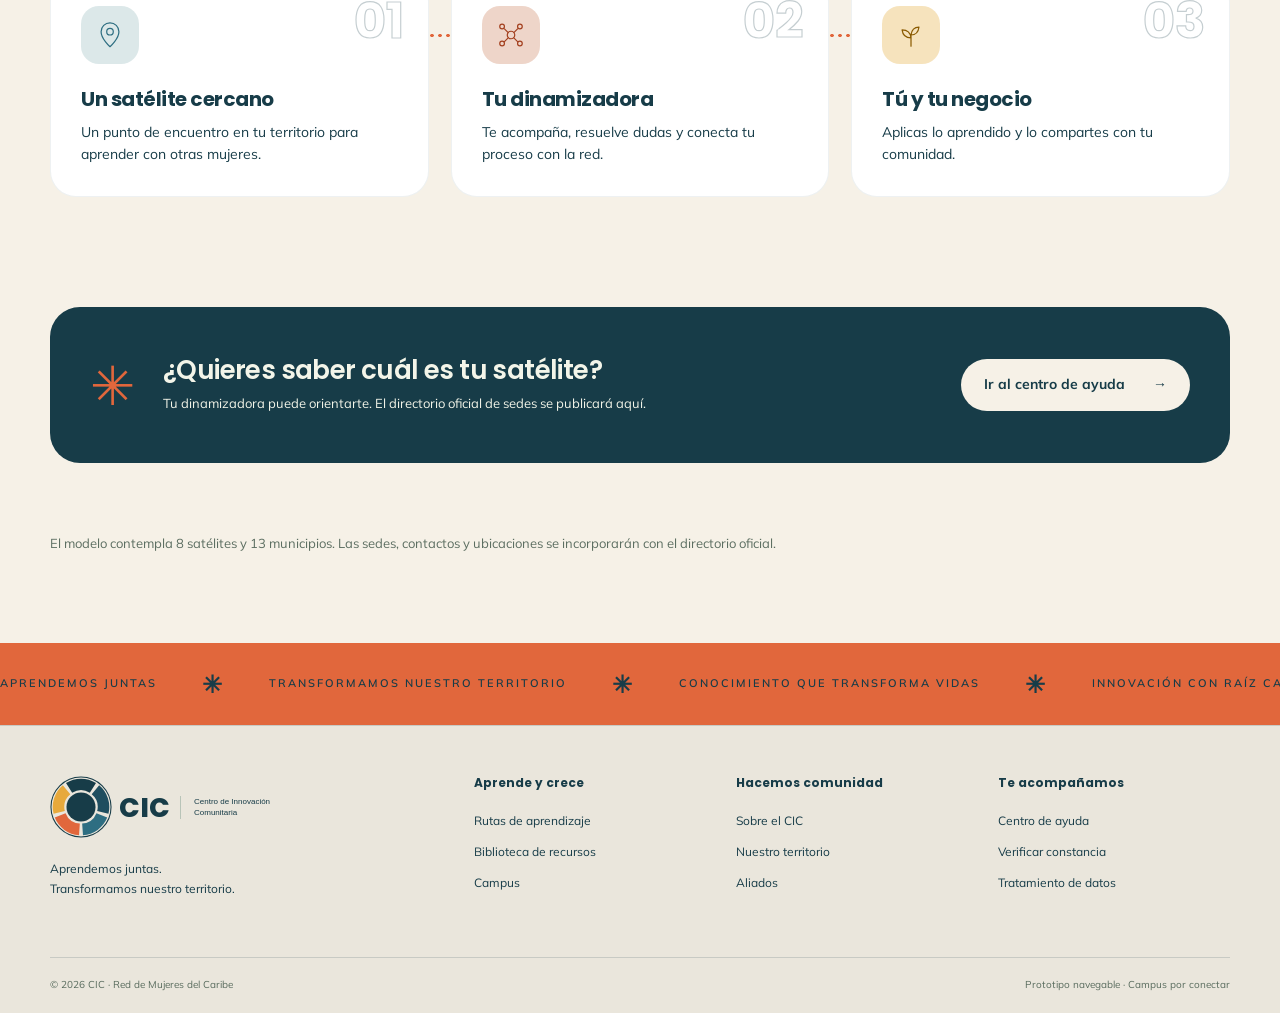
<file: sobre-cic/territorio/index.html>
<!doctype html><html lang="es-CO"><head><meta charset="utf-8"><meta name="viewport" content="width=device-width,initial-scale=1"><title>Un Caribe conectado por el aprendizaje | CIC</title><meta name="description" content="Ocho satélites para acercar la formación a las mujeres del territorio."><meta name="robots" content="noindex,nofollow"><meta name="theme-color" content="#173c48"><meta property="og:title" content="Un Caribe conectado por el aprendizaje | CIC"><meta property="og:description" content="Ocho satélites para acercar la formación a las mujeres del territorio."><meta property="og:type" content="website"><link rel="icon" href="../../assets/favicon.svg?v=4" type="image/svg+xml"><link rel="icon" href="../../assets/favicon-32.png?v=4" sizes="32x32" type="image/png"><link rel="apple-touch-icon" href="../../assets/apple-touch-icon.png?v=4"><link rel="stylesheet" href="../../assets/style.css"><script src="../../assets/app.js" defer></script><script type="application/ld+json">{"@context":"https://schema.org","@type":"WebPage","name":"Un Caribe conectado por el aprendizaje","description":"Ocho satélites para acercar la formación a las mujeres del territorio.","inLanguage":"es-CO"}</script><link rel="stylesheet" href="../../assets/brand.css"><script src="../../assets/brand.js" defer></script><link rel="stylesheet" href="../../assets/polish.css"><script src="../../assets/polish.js" defer></script><link rel="stylesheet" href="../../assets/v3.css"><script src="../../assets/v3.js" defer></script></head><body><a class="skip" href="#main">Saltar al contenido</a><div class="topline">RED DE MUJERES DEL CARIBE <span>Conocimiento que transforma vidas</span></div><header class="site-header wrap"><a class="brand" href="../../index.html"><img class="brand-seal" src="../../assets/sello-cic.svg" alt="" width="62" height="62"><span class="brand-name">CIC<small>Centro de Innovación<br>Comunitaria</small></span></a><nav aria-label="Navegación principal" id="navigation"><a class="" href="../../rutas/index.html">Rutas</a><a class="" href="../../recursos/index.html">Recursos</a><a class="active" href="../../sobre-cic/index.html">Sobre el CIC</a><a class="" href="../../ayuda/index.html">Ayuda</a></nav><div class="header-actions"><button class="register-trigger btn coral" type="button">Regístrate <span>↗</span></button><a class="btn dark small" href="../../campus/index.html">Campus <span>↗</span></a><button class="menu-toggle" aria-controls="navigation" aria-expanded="false" aria-label="Abrir menú">☰</button></div></header><main id="main" class="wrap inner-page page-v3"><div class="breadcrumb"><a href="../../index.html">Inicio</a> <span>/</span> <a href="../../sobre-cic/index.html">Sobre el CIC</a> <span>/</span> Nuestro territorio</div>
<section class="page-hero"><header class="page-heading"><span class="eyebrow pill-eyebrow"><i></i> NUESTRA RED</span><h1>Cerca de ti.<br><em>En nuestro Caribe.</em></h1><p>Ocho satélites para acercar la formación a las mujeres de siete departamentos del Caribe colombiano.</p><div class="actions"><a class="btn coral" href="#departamentos">Explora la red <span>↓</span></a><a class="text-link" href="../../sobre-cic/index.html">Conoce el modelo <span aria-hidden="true">↗</span></a></div><ul class="hero-facts big"><li><b data-count="7">7</b> departamentos</li><li><b data-count="8">8</b> satélites</li><li><b data-count="13">13</b> municipios previstos</li></ul></header>
<div class="stage map-stage"><svg class="caribe-map" viewBox="0 0 520 420" aria-hidden="true"><defs><linearGradient id="sea" x1="0" y1="0" x2="0" y2="1"><stop offset="0" stop-color="#1f4e5f"/><stop offset="1" stop-color="#132f39"/></linearGradient><pattern id="land-dots" width="10" height="10" patternUnits="userSpaceOnUse"><circle cx="2" cy="2" r="1.1" fill="#cfe3e8" fill-opacity=".22"/></pattern></defs><rect width="520" height="420" fill="url(#sea)"/>
<g class="waves"><path d="M-80 58q20-7 40 0t40 0t40 0t40 0t40 0t40 0t40 0t40 0t40 0t40 0t40 0t40 0t40 0t40 0t40 0t40 0"/><path d="M-80 104q20-7 40 0t40 0t40 0t40 0t40 0t40 0t40 0t40 0t40 0t40 0t40 0t40 0t40 0t40 0t40 0t40 0"/><path d="M-80 150q20-7 40 0t40 0t40 0t40 0t40 0t40 0t40 0t40 0t40 0t40 0t40 0t40 0t40 0t40 0t40 0t40 0"/></g>
<path class="land" d="M0 300C30 292 50 290 62 282C90 262 110 232 128 214C142 200 150 180 156 160C160 145 166 128 176 114C190 112 205 122 222 120C240 118 262 104 290 96C318 90 345 82 368 64C392 46 420 30 452 18C480 10 505 12 520 22L520 420L0 420Z"/><path d="M0 300C30 292 50 290 62 282C90 262 110 232 128 214C142 200 150 180 156 160C160 145 166 128 176 114C190 112 205 122 222 120C240 118 262 104 290 96C318 90 345 82 368 64C392 46 420 30 452 18C480 10 505 12 520 22L520 420L0 420Z" fill="url(#land-dots)"/><path class="coast" d="M0 300C30 292 50 290 62 282C90 262 110 232 128 214C142 200 150 180 156 160C160 145 166 128 176 114C190 112 205 122 222 120C240 118 262 104 290 96C318 90 345 82 368 64C392 46 420 30 452 18C480 10 505 12 520 22"/>
<g class="links"><path d="M174 137Q206 140 241 164"/><path d="M174 137Q180 225 212 308"/><path d="M241 164Q330 90 404 65"/><path d="M241 164Q262 214 308 236"/><path d="M308 236Q380 160 404 65"/><path d="M212 308Q180 300 154 281"/><path d="M154 281Q112 300 87 344"/><path d="M212 308Q262 280 308 236"/><path d="M212 308Q150 340 87 344"/></g>
<text class="sea-label" x="40" y="86">MAR CARIBE</text><g class="compass" transform="translate(478 150)"><circle r="16"/><path d="M0-11 5 6 0 2-5 6Z" fill="#cfe3e8" fill-opacity=".8"/></g></svg>
<div class="map-nodes" role="group" aria-label="Departamentos de la red"><button type="button" class="map-node" data-dept="0" style="left:33.5%;top:32.6%" aria-pressed="true">01<em>Atlántico</em></button><button type="button" class="map-node" data-dept="1" style="left:40.8%;top:73.3%" aria-pressed="false">02<em>Bolívar</em></button><button type="button" class="map-node" data-dept="2" style="left:29.6%;top:66.9%" aria-pressed="false">03<em>Sucre</em></button><button type="button" class="map-node" data-dept="3" style="left:16.7%;top:81.9%" aria-pressed="false">04<em>Córdoba</em></button><button type="button" class="map-node" data-dept="4" style="left:46.3%;top:39%" aria-pressed="false">05<em>Magdalena</em></button><button type="button" class="map-node" data-dept="5" style="left:59.2%;top:56.2%" aria-pressed="false">06<em>Cesar</em></button><button type="button" class="map-node lbl-left" data-dept="6" style="left:77.7%;top:15.5%" aria-pressed="false">07<em>La Guajira</em></button></div><span class="map-caption">ESQUEMA ILUSTRATIVO · NO ESTÁ A ESCALA</span></div></section>

<section class="block" id="departamentos" aria-labelledby="dept-title"><div class="block-head"><div><span class="eyebrow">EXPLORA NUESTRA PRESENCIA</span><h2 id="dept-title">Siete departamentos,<br>una misma red.</h2></div><p>Selecciona un departamento en el mapa o en la lista para conocer su lugar en la red.</p></div>
<div class="dept-layout"><div class="dept-tabs" role="group" aria-label="Elige un departamento"><button type="button" data-dept="0" aria-pressed="true"><span>01</span>Atlántico</button><button type="button" data-dept="1" aria-pressed="false"><span>02</span>Bolívar</button><button type="button" data-dept="2" aria-pressed="false"><span>03</span>Sucre</button><button type="button" data-dept="3" aria-pressed="false"><span>04</span>Córdoba</button><button type="button" data-dept="4" aria-pressed="false"><span>05</span>Magdalena</button><button type="button" data-dept="5" aria-pressed="false"><span>06</span>Cesar</button><button type="button" data-dept="6" aria-pressed="false"><span>07</span>La Guajira</button></div>
<article class="dept-card spot" aria-live="polite"><span class="dept-num" id="dept-num" aria-hidden="true">01</span><span class="eyebrow">CARIBE COLOMBIANO</span><h3 id="dept-name">Atlántico</h3><dl><div><dt>Capital departamental</dt><dd id="dept-capital">Barranquilla</dd></div><div><dt>Satélite</dt><dd>Por confirmar</dd></div><div><dt>Sedes y contactos</dt><dd>Con el directorio oficial</dd></div></dl><p class="dept-note">La capital se muestra solo como referencia geográfica; no indica la ubicación de una sede.</p></article></div></section>

<section class="block" aria-labelledby="journey-title"><div class="block-head"><div><span class="eyebrow">ASÍ LLEGA LA FORMACIÓN</span><h2 id="journey-title">Del satélite<br>a tu negocio.</h2></div><p>La red funciona en cascada para que el aprendizaje llegue cerca de donde vives.</p></div>
<ol class="steps"><li><span class="step-n">01</span><span class="step-ico"><svg viewBox="0 0 64 64" aria-hidden="true" fill="none" stroke="currentColor" stroke-width="2.6" stroke-linecap="round" stroke-linejoin="round"><path d="M32 57S13 40 13 25a19 19 0 0 1 38 0c0 15-19 32-19 32Z"/><circle cx="32" cy="25" r="7"/></svg></span><h3>Un satélite cercano</h3><p>Un punto de encuentro en tu territorio para aprender con otras mujeres.</p></li><li><span class="step-n">02</span><span class="step-ico"><svg viewBox="0 0 64 64" aria-hidden="true" fill="none" stroke="currentColor" stroke-width="2.6" stroke-linecap="round" stroke-linejoin="round"><circle cx="32" cy="32" r="8"/><circle cx="13" cy="14" r="5"/><circle cx="51" cy="14" r="5"/><circle cx="13" cy="50" r="5"/><circle cx="51" cy="50" r="5"/><path d="m18 19 8 8m12 11 8 8m0-27-8 8m-12 11-8 8"/></svg></span><h3>Tu dinamizadora</h3><p>Te acompaña, resuelve dudas y conecta tu proceso con la red.</p></li><li><span class="step-n">03</span><span class="step-ico"><svg viewBox="0 0 64 64" aria-hidden="true" fill="none" stroke="currentColor" stroke-width="2.6" stroke-linecap="round" stroke-linejoin="round"><path d="M32 56V30M32 38q-17 0-19-17 17 0 19 17Zm0-6q15 0 17-17-15 0-17 17Z"/></svg></span><h3>Tú y tu negocio</h3><p>Aplicas lo aprendido y lo compartes con tu comunidad.</p></li></ol></section>

<section class="help-band"><span class="help-symbol">✳</span><div><h2>¿Quieres saber cuál es tu satélite?</h2><p>Tu dinamizadora puede orientarte. El directorio oficial de sedes se publicará aquí.</p></div><a class="btn light" href="../../ayuda/index.html">Ir al centro de ayuda <span>→</span></a></section>
<p class="muted">El modelo contempla 8 satélites y 13 municipios. Las sedes, contactos y ubicaciones se incorporarán con el directorio oficial.</p></main><div class="brand-ribbon ribbon-foot" aria-hidden="true"><span>APRENDEMOS JUNTAS <i>✳</i> TRANSFORMAMOS NUESTRO TERRITORIO <i>✳</i> CONOCIMIENTO QUE TRANSFORMA VIDAS <i>✳</i> INNOVACIÓN CON RAÍZ CARIBE</span></div><footer><div class="wrap footer-grid"><div><a class="brand" href="../../index.html"><img class="brand-seal" src="../../assets/sello-cic.svg" alt="" width="62" height="62"><span class="brand-name">CIC<small>Centro de Innovación<br>Comunitaria</small></span></a><p>Aprendemos juntas.<br>Transformamos nuestro territorio.</p></div><div><h3>Aprende y crece</h3><a class="" href="../../rutas/index.html">Rutas de aprendizaje</a><a class="" href="../../recursos/index.html">Biblioteca de recursos</a><a class="" href="../../campus/index.html">Campus</a></div><div><h3>Hacemos comunidad</h3><a class="" href="../../sobre-cic/index.html">Sobre el CIC</a><a class="" href="../../sobre-cic/territorio/index.html">Nuestro territorio</a><a class="" href="../../sobre-cic/aliados/index.html">Aliados</a></div><div><h3>Te acompañamos</h3><a class="" href="../../ayuda/index.html">Centro de ayuda</a><a class="" href="../../verificar/index.html">Verificar constancia</a><a class="" href="../../politica-datos/index.html">Tratamiento de datos</a></div></div><div class="wrap footer-bottom"><span>© 2026 CIC · Red de Mujeres del Caribe</span><span>Prototipo navegable · Campus por conectar</span></div></footer><dialog id="register-dialog" aria-labelledby="register-title"><button type="button" class="modal-close" aria-label="Cerrar registro">×</button><div class="modal-intro"><span class="eyebrow">CONECTA CON EL CIC</span><h2 id="register-title">Hagamos crecer<br>esta red.</h2><p>Elige cómo quieres participar.</p></div><form id="register-form"><fieldset><legend>Tu perfil</legend><div class="profile-options"><label><input type="radio" name="profile" value="dinamizador" checked required><span><b>Dinamizador</b><small>Conecta el territorio</small></span></label><label><input type="radio" name="profile" value="mentor"  required><span><b>Mentor</b><small>Comparte tu experiencia</small></span></label><label><input type="radio" name="profile" value="aliado"  required><span><b>Aliado</b><small>Multiplica oportunidades</small></span></label></div></fieldset><label for="register-cedula">Número de cédula</label><input id="register-cedula" name="cedula" type="text" inputmode="numeric" autocomplete="username" pattern="[0-9]{1,15}" maxlength="15" placeholder="Ingresa tu número de cédula" required aria-describedby="cedula-help"><small id="cedula-help">Escribe solo números, sin puntos ni espacios.</small><label for="register-password">Contraseña</label><div class="password-field"><input id="register-password" name="password" type="password" autocomplete="new-password" minlength="8" placeholder="Mínimo 8 caracteres" required aria-describedby="password-help"><button type="button" id="toggle-password" aria-label="Mostrar contraseña" aria-pressed="false">Ver</button></div><small id="password-help">Usa al menos 8 caracteres.</small><button class="btn dark register-submit" type="submit">Probar registro <span>↗</span></button><p class="register-note">Demostración: no se crea una cuenta ni se guardan o envían tus datos. Usa datos ficticios.</p><div id="register-result" role="status" hidden></div></form></dialog><button class="motion-toggle" type="button" aria-pressed="false">Pausar movimiento <span aria-hidden="true">Ⅱ</span></button></body></html>
</file>
<file: assets/style.css>
:root{--ink:#234c3e;--text:#344c43;--cream:#faf9f3;--line:#d9dfd4;--green:#e6eddc}*{box-sizing:border-box}html{scroll-behavior:smooth;scroll-padding-top:30px}body{margin:0;background:var(--cream);color:var(--text);font-family:'DM Sans',Arial,sans-serif;font-size:16px;line-height:1.6}h1,h2,h3{font-family:'Manrope',Arial,sans-serif;color:var(--ink);line-height:1.15;letter-spacing:-1.5px;margin:0 0 22px}h1{font-size:clamp(40px,4.5vw,66px);font-weight:600;letter-spacing:-3px}h2{font-size:clamp(30px,3vw,42px);font-weight:600}h3{font-size:24px;letter-spacing:-.8px}p{margin:0 0 24px}a{color:inherit;text-decoration:none}button,input{font:inherit}button,a,input,summary{ -webkit-tap-highlight-color:transparent}button{cursor:pointer}a:focus-visible,button:focus-visible,input:focus-visible,summary:focus-visible{outline:3px solid #b65f35;outline-offset:5px}a:hover{text-decoration:underline;text-underline-offset:5px}.wrap{width:min(1180px,calc(100% - 80px));margin:auto}.topline{height:35px;background:var(--ink);color:#f5f6e9;padding:7px 40px;font-size:10px;letter-spacing:1.6px;display:flex;justify-content:space-between}.topline span{letter-spacing:.4px}.site-header{height:103px;display:flex;align-items:center;justify-content:space-between;border-bottom:1px solid var(--line);gap:30px}.brand{display:flex;align-items:center;gap:12px}.brand-icon{font-size:48px;line-height:1}.brand-name{font-family:'Manrope',Arial,sans-serif;font-size:31px;font-weight:800;display:flex;align-items:center;gap:13px;line-height:1}.brand small{font-family:'DM Sans',Arial,sans-serif;font-size:10px;font-weight:500;line-height:1.45;letter-spacing:0;border-left:1px solid #b8c4b8;padding-left:13px}nav{display:flex;gap:32px;font-size:14px}nav a{padding:12px 0}nav a.active{border-bottom:2px solid var(--ink)}.btn{display:inline-flex;justify-content:center;align-items:center;gap:28px;border:0;border-radius:7px;padding:16px 24px;font-weight:500;font-size:14px;min-height:48px;line-height:1.4}.btn:hover{text-decoration:none;filter:brightness(1.12)}.dark{background:var(--ink);color:white}.light{background:var(--cream);color:var(--ink)}.small{padding:12px 20px}.header-actions{display:flex;gap:14px}.menu-toggle{display:none;background:none;border:1px solid var(--line);border-radius:6px;width:46px}.eyebrow{font-size:10px;font-weight:700;letter-spacing:1.8px;display:block;margin-bottom:22px}.eyebrow i{display:inline-block;background:#7a965a;width:7px;height:7px;border-radius:50%;margin-right:8px}.hero{display:grid;grid-template-columns:1.03fr 1fr;gap:40px;align-items:center;padding:55px 0 44px}.hero h1 em,h1 em{font-family:Georgia,serif;font-weight:400;color:#6b8055;letter-spacing:-2px}.hero p{font-size:16px;line-height:1.8}.hero .eyebrow{font-size:9px}.actions{display:flex;gap:25px;align-items:center}.text-link{font-size:14px;font-weight:600;display:inline-block;min-height:44px;padding-top:10px}.hero-note{display:flex;gap:16px;align-items:center;margin-top:29px;font-size:11px;line-height:1.6}.mini-avatars{display:flex;align-items:center;border-radius:50%;background:#dfb39b;width:33px;height:33px;padding-left:10px;color:#254536}.mini-avatars span{margin-left:9px;border:2px solid var(--cream);border-radius:50%;background:#b8c7a6;min-width:33px;height:33px;display:grid;place-items:center}.mini-avatars span+span{margin-left:-8px;background:#f0d998}.hero-note>span+span{margin-left:53px}.art{width:100%;height:auto;display:block}.art-caption{display:block;text-align:center;font-size:8px;letter-spacing:2px;margin-top:10px}.role-bar{display:flex;border-top:1px solid var(--line);border-bottom:1px solid var(--line);align-items:center;padding:24px 0;gap:32px}.role-bar>span{font-size:9px;letter-spacing:1px;width:210px}.role-bar>a{flex:1;font-size:14px;border-left:1px solid var(--line);padding-left:24px;display:flex;justify-content:space-between}.section{padding:75px 0}.section-head{display:flex;justify-content:space-between;align-items:end;margin-bottom:32px}.section-head h2{margin:0}.section-head p{font-size:13px;margin-bottom:4px}.section-head .eyebrow{margin-bottom:14px}.route-grid{display:grid;grid-template-columns:repeat(3,1fr);gap:19px}.route-card{padding:27px 25px 21px;border-radius:12px;min-height:304px;display:flex;flex-direction:column}.peach{background:#f3decd}.lilac{background:#e7e4ef}.mint{background:#e2eadb}.card-top{display:flex;justify-content:space-between;align-items:center;font-size:9px;letter-spacing:1.1px;margin-bottom:27px}.route-icon{font-size:29px;line-height:1}.route-card h3{font-size:32px;margin-bottom:13px}.route-card p{font-size:14px;max-width:250px;margin-bottom:23px}.tags{display:flex;gap:7px;margin-top:auto;margin-bottom:23px}.tags span,.pill{border:1px solid #89978470;border-radius:20px;padding:4px 10px;font-size:10px}.card-bottom{border-top:1px solid #36543a30;padding-top:17px;display:flex;gap:9px;justify-content:space-between;font-size:9px;align-items:center}.card-bottom a{font-size:11px;font-weight:700;min-height:32px;display:flex;align-items:center;gap:10px}.resource-band{background:#edf0e5;border-top:1px solid var(--line);border-bottom:1px solid var(--line)}.resource-inner{display:grid;grid-template-columns:1.1fr 1fr;gap:100px;padding:61px 60px}.resource-inner p{max-width:430px;font-size:14px}.paper{background:#fffdf7;transform:rotate(-3deg);padding:30px 40px;box-shadow:8px 12px 0 #d6ddca;border-radius:5px;align-self:center}.paper-label{font-size:9px;letter-spacing:1.5px}.paper h3{font-size:23px;margin:18px 0 8px}.paper-chart{height:85px;display:flex;gap:15px;align-items:flex-end;border-bottom:1px solid var(--line);margin-bottom:12px}.paper-chart i{width:17%;height:25%;background:#a8ba8a;border-radius:4px 4px 0 0}.paper-chart i:nth-child(2){height:45%}.paper-chart i:nth-child(3){height:55%}.paper-chart i:nth-child(4){height:75%}.paper-chart i:nth-child(5){height:96%;background:var(--ink)}.impact{display:grid;grid-template-columns:1fr 1fr;gap:80px}.impact p{max-width:410px}.stats{display:grid;grid-template-columns:1fr 1fr;gap:32px;align-content:center}.stats div{border-bottom:1px solid var(--line);padding:0 0 18px}.stats strong{display:block;font-size:52px;font-weight:500;line-height:1.2;color:var(--ink);letter-spacing:-2px}.stats span{font-size:12px}.help-band{background:var(--ink);color:#f3f5e9;padding:35px 40px;border-radius:12px;display:flex;align-items:center;gap:28px;margin-bottom:70px;margin-top:30px}.help-band h2{color:inherit;font-size:26px;letter-spacing:-.6px;margin-bottom:8px}.help-band p{font-size:13px;margin:0}.help-band .btn{margin-left:auto;white-space:nowrap}.help-symbol{font-size:54px;color:#c5d59e}footer{border-top:1px solid var(--line);padding:50px 0 20px}.footer-grid{display:grid;grid-template-columns:1.7fr 1fr 1fr 1fr;gap:30px}.footer-grid p{font-size:12px;margin-top:21px}.footer-grid h3{font-size:12px;letter-spacing:0;margin-bottom:15px}.footer-grid>div>a:not(.brand){display:block;font-size:12px;padding:6px 0}.footer-bottom{display:flex;justify-content:space-between;border-top:1px solid var(--line);margin-top:35px;padding-top:19px;font-size:10px;color:#586b5d}.skip{position:absolute;left:10px;top:-100px;background:white;padding:15px;z-index:20}.skip:focus{top:10px}.breadcrumb{font-size:12px;margin-top:25px;display:flex;gap:12px}.inner-page{padding-bottom:80px;min-height:65vh}.page-heading{padding:60px 0 40px;max-width:800px}.page-heading p{font-size:18px;max-width:670px}.detail-layout{display:grid;grid-template-columns:1.4fr 1fr;gap:60px;align-items:start}.detail-layout h2{font-size:28px}.module-list{list-style:none;padding:0}.module-list li{display:flex;gap:25px;padding:20px 0;border-bottom:1px solid var(--line)}.module-list span{color:#72815b;font-weight:600}.info-card{padding:32px;border:1px solid var(--line);border-radius:12px;background:#f0f2e9}.info-card small{display:block;font-size:12px;margin:15px 0}.info-card .btn{width:100%}.muted{color:#5c6e61;font-size:13px;margin-top:22px}.search-label{display:block;font-size:14px;margin-bottom:10px}.search,input[type=number]{width:100%;padding:15px;border:1px solid #a5b4a4;border-radius:6px;background:white;color:var(--ink)}.search{max-width:650px}.filters{display:flex;gap:10px;flex-wrap:wrap;margin:25px 0}.filters button{border:1px solid #bbc7b4;padding:11px 20px;border-radius:30px;background:transparent;color:var(--ink)}.filters button[aria-pressed=true]{background:var(--ink);color:white}.resource-grid,.territory-grid{display:grid;grid-template-columns:repeat(3,1fr);gap:20px}.resource-item{padding:28px;border:1px solid var(--line);border-radius:10px;background:#f1f2e9}.resource-item .eyebrow{margin-bottom:20px}.resource-item p{font-size:14px}.resource-item h3{font-size:25px}.resource-item[hidden]{display:none}form label{display:block;font-size:14px;margin-bottom:18px}form label input{display:block;margin-top:7px}output{display:block;margin-top:23px;font-size:20px;font-weight:600}.faq{max-width:850px;margin-bottom:45px}details{border-bottom:1px solid var(--line);padding:21px 0}summary{cursor:pointer;list-style:none;display:flex;justify-content:space-between;font-size:18px;font-weight:500;gap:20px}summary span{font-size:24px}details[open] summary span{transform:rotate(45deg)}details p{padding:20px 35px 0 0}.prose{max-width:760px}.demo-banner{padding:12px 18px;background:#f3decd;border-radius:5px;font-size:12px;margin-top:25px}.campus-layout{display:grid;grid-template-columns:220px 1fr;gap:35px}.campus-menu a{display:block;padding:15px 18px;border-bottom:1px solid var(--line);font-size:14px}.continue-card{padding:30px;background:#e2eadb;border-radius:12px;margin-bottom:28px}.progress{height:9px;background:#cad7bc;border-radius:20px;overflow:hidden}.progress span{display:block;width:0;height:100%;background:var(--ink);transition:width .2s}#progress-label{font-size:12px;margin-top:10px}.lesson-checks label{display:flex;gap:13px;padding:15px 0;align-items:center;border-bottom:1px solid var(--line)}.lesson-checks input{width:22px;height:22px;accent-color:var(--ink)}table{width:100%;border-collapse:collapse;text-align:left}th,td{padding:20px;border-bottom:1px solid var(--line)}th{background:#e2eadb}caption{text-align:left;margin-bottom:16px}.table-scroll{overflow:auto}
@media(min-width:1500px){.hero{padding-top:70px;padding-bottom:65px}}@media(max-width:1000px){.wrap{width:calc(100% - 44px)}nav{gap:20px}.brand small{display:none}.hero{gap:12px}.hero h1{font-size:50px}.route-card{padding:22px 18px}.card-bottom{display:block}.resource-inner{gap:40px;padding:45px 20px}.role-bar{gap:18px}.role-bar>span{width:160px}.hero-note{margin-top:20px}.art-caption{font-size:7px}}@media(max-width:700px){.topline{padding:8px 20px;height:32px;font-size:8px}.topline span{display:none}.wrap{width:calc(100% - 36px)}.site-header{height:82px;position:relative}.brand-icon{font-size:38px}.brand-name{font-size:27px}.brand small{display:block;font-size:8px;padding-left:9px}.header-actions{gap:8px}.small{padding:11px 14px;font-size:12px}.menu-toggle{display:block}nav{display:none;position:absolute;top:81px;left:-18px;right:-18px;background:var(--cream);padding:15px 25px;border-bottom:1px solid var(--line);z-index:10;box-shadow:0 15px 20px #234c3e12}nav.open{display:flex;flex-direction:column;gap:0}.hero{grid-template-columns:1fr;padding-top:37px;gap:15px}.hero h1{font-size:49px;letter-spacing:-2.4px}.hero .eyebrow{font-size:8px;letter-spacing:1.3px}.hero p{font-size:15px}.hero-art{max-width:430px;margin:auto;width:100%}.actions{gap:20px}.actions .btn{padding:15px 17px;font-size:13px}.actions .text-link{font-size:12px}.hero-note{margin-top:25px}.role-bar{flex-wrap:wrap;padding:20px 0;gap:0}.role-bar>span{width:100%;margin-bottom:16px}.role-bar>a{font-size:11px;padding:8px 9px}.role-bar>a:first-of-type{padding-left:0;border:0}.section{padding:45px 0}.section-head{display:block}.section-head p{margin-top:18px}.route-grid,.resource-grid,.territory-grid{grid-template-columns:1fr}.route-card{min-height:280px;padding:26px}.card-bottom{display:flex}.card-top{margin-bottom:20px}.route-card p{max-width:none}.resource-inner,.impact,.detail-layout{grid-template-columns:1fr;gap:30px}.resource-inner{padding:38px 0 47px}.paper{margin:5px 12px;padding:28px}.impact{gap:25px}.stats strong{font-size:45px}.help-band{padding:28px;flex-wrap:wrap;gap:15px;margin-bottom:45px}.help-symbol{display:none}.help-band .btn{margin-left:0;margin-top:8px}.help-band h2{font-size:27px}.footer-grid{grid-template-columns:1fr 1fr;gap:25px}.footer-grid>div:first-child{grid-column:1/-1}.footer-bottom{display:block;font-size:9px}.footer-bottom span{display:block;margin-bottom:8px}.page-heading{padding:40px 0 20px}.page-heading h1{font-size:42px;letter-spacing:-2px}.page-heading p{font-size:16px}.inner-page{padding-bottom:45px}.info-card{padding:24px}.campus-layout{grid-template-columns:1fr;gap:20px}.campus-menu{display:flex;overflow:auto}.campus-menu a{white-space:nowrap;padding:12px;font-size:12px}.continue-card{padding:24px}.breadcrumb{font-size:10px;flex-wrap:wrap}.illustration-small{max-width:420px}.section-head h2{font-size:34px}.eyebrow{font-size:9px}th,td{padding:15px;font-size:13px}}@media(prefers-reduced-motion:reduce){html{scroll-behavior:auto}*{transition:none!important}}
</file>
<file: assets/brand.css>
@import url('https://fonts.googleapis.com/css2?family=Mulish:wght@400;500;600;700&family=Poppins:wght@500;600;700;800&display=swap');
:root{--ink:#173c48;--text:#173c48;--cream:#f6f1e7;--line:#173c4829;--green:#dce8e9;--coral:#e1673c;--petrol:#1f4e5f}body{font-family:Mulish,Arial,sans-serif;background:var(--cream)}h1,h2,h3,.brand-name{font-family:Poppins,Arial,sans-serif}h1,h2{font-weight:600}h1{letter-spacing:-3px}.topline{background:transparent;color:var(--ink);max-width:1220px;margin:auto;padding-top:17px;height:43px}.site-header{position:sticky;top:16px;z-index:30;background:#fff;border:1px solid #173c4815;box-shadow:0 12px 35px #173c4810;border-radius:60px;padding:10px 22px;height:88px;transition:box-shadow .3s,transform .3s}.site-header.scrolled{box-shadow:0 12px 40px #173c4826}.brand-seal{width:62px;height:62px;object-fit:contain;flex-shrink:0}.brand-name{font-size:27px;color:var(--ink);gap:10px}.brand small{font-size:8px}.brand{gap:7px}.site-header nav{gap:24px;font-weight:700;font-size:13px}.btn{border-radius:40px;font-weight:700;padding:16px 23px;transition:transform .2s,box-shadow .2s,background .2s}.btn:hover{transform:translateY(-3px);box-shadow:0 8px 22px #173c4820;filter:none}.coral{background:var(--coral);color:#173c48}.header-actions{gap:7px}.header-actions .small{background:#edf2f3;color:var(--ink);font-size:12px;padding:12px 18px}.header-actions .register-trigger{font-size:12px;padding:12px 19px;gap:12px}.hero{padding:66px 0 55px;grid-template-columns:1.03fr 1fr;gap:54px;min-height:680px}.hero h1{font-size:clamp(46px,4.7vw,68px);line-height:1.1;margin:23px 0 28px}.hero h1 em,h1 em{font-family:Poppins,Arial,sans-serif;font-style:normal;font-weight:600;color:#2e6e82;letter-spacing:inherit}.hero h1 em{position:relative}.hero p{max-width:460px;font-size:17px}.hero .eyebrow{letter-spacing:2px;font-size:10px;display:inline-flex;align-items:center;border:1px solid #173c4830;border-radius:50px;padding:8px 14px;margin:0}.eyebrow i{background:var(--coral)}.hero .actions .dark{background:var(--coral);color:#173c48}.hero-note{font-size:11px}.mini-avatars{background:#e1673c}.mini-avatars span{background:#2e6e82;color:white}.mini-avatars span+span{background:#e7a93c;color:var(--ink)}.ecosystem{position:relative;background:#1f4e5f;border-radius:130px 130px 32px 32px;padding:29px 30px 25px;color:var(--cream);overflow:hidden;min-width:0}.orbit-label{font-size:9px;text-align:center;letter-spacing:3px;color:#d4e5e9;margin:10px 0}.orbit{height:300px;position:relative;max-width:360px;margin:auto}.orbit-ring{position:absolute;border:1px solid #91b0b969;border-radius:50%;width:260px;height:260px;left:50%;top:50%;transform:translate(-50%,-50%)}.ring-two{width:194px;height:194px;border-style:dashed;animation:orbit-turn 45s linear infinite}.orbit-core{position:absolute;left:50%;top:50%;transform:translate(-50%,-50%);width:144px;height:144px;background:var(--cream);border-radius:50%;display:flex;align-items:center;justify-content:center;flex-direction:column;color:var(--ink)}.orbit-core>span{font:700 43px Poppins,Arial;letter-spacing:-2px}.orbit-core small{font-size:10px;text-align:center;line-height:1.5}.orbit-node{position:absolute;border:1px solid #a4c0c7;background:#1f4e5f;color:white;width:47px;height:47px;border-radius:50%;font:600 14px Poppins;z-index:2;transition:background .25s,transform .25s}.orbit-node:hover{transform:scale(1.14)}.orbit-node[aria-pressed=true]{background:var(--coral);color:var(--ink);border-color:var(--coral);box-shadow:0 0 0 8px #e1673c20}.node-0{left:calc(50% - 23px);top:0}.node-1{right:14px;top:85px}.node-2{right:52px;bottom:9px}.node-3{left:52px;bottom:9px}.node-4{left:14px;top:85px}.orbit-dot{width:9px;height:9px;background:#e7a93c;border-radius:50%;position:absolute;left:22%;top:19%;animation:bob 4s ease-in-out infinite}.dot-two{left:80%;top:70%;width:5px;height:5px;animation-delay:-2s}.orbit-word{position:absolute;left:-7px;top:70%;font-size:7px;letter-spacing:2px;transform:rotate(-65deg);color:#aecad2}.word-two{left:auto;right:-24px;top:38%;transform:rotate(65deg)}.pillar-panel{background:var(--cream);color:var(--ink);padding:22px 24px 13px;border-radius:20px;position:relative;min-height:210px}.pillar-panel .eyebrow{font-size:8px;margin-bottom:10px;letter-spacing:1.2px}.pillar-panel h3{font-size:21px;letter-spacing:-.8px;margin-bottom:10px}.pillar-panel p{font-size:12px;line-height:1.6;margin:0;min-height:40px}.pillar-controls{display:flex;justify-content:space-between;align-items:center;margin-top:10px}.pillar-controls button{background:transparent;border:1px solid #173c4830;border-radius:50%;width:36px;height:36px;color:var(--ink)}.pillar-controls span{font-size:9px}.pillar-panel.changing{animation:panel-in .35s ease both}.brand-ribbon{background:var(--ink);padding:22px 0;overflow:hidden;color:var(--cream)}.brand-ribbon span{display:block;text-align:center;font-size:11px;font-weight:600;letter-spacing:2px;white-space:nowrap}.brand-ribbon i{font-style:normal;color:var(--coral);font-size:24px;vertical-align:middle;padding:0 40px}.role-bar{padding:30px 0;border-top:0}.role-bar a{transition:color .2s,transform .2s}.role-bar a:hover{color:#a33e22;transform:translateX(3px);text-decoration:none}.section{padding:90px 0}.route-card{border-radius:24px;padding:28px;position:relative;transition:transform .3s,box-shadow .3s;overflow:hidden}.route-card:hover{transform:translateY(-9px);box-shadow:0 20px 40px #173c4817}.route-card .route-icon{transition:transform .3s}.route-card:hover .route-icon{transform:rotate(-15deg) scale(1.2)}.route-card h3{font-size:31px}.peach{background:#eed5c9}.lilac{background:#dbe8eb}.mint{background:#e9e0cd}.card-top{font-size:8px}.resource-band{background:#1f4e5f;color:var(--cream);border:0;border-radius:50px 50px 0 0}.resource-band h2{color:var(--cream)}.resource-band .dark{background:var(--cream);color:var(--ink)}.paper{color:var(--ink);box-shadow:10px 13px 0 #173c48;border-radius:15px;transition:transform .4s}.paper:hover{transform:rotate(0) translateY(-5px)}.paper-chart i{background:#2e6e82}.paper-chart i:nth-child(5){background:var(--coral)}.stats strong{font-family:Poppins,Arial;color:#2e6e82;font-size:55px}.help-band{border-radius:30px;background:var(--ink)}.help-symbol{color:var(--coral)}.resource-item,.info-card,.continue-card{border-radius:22px;background:#e8edef}.resource-item{transition:transform .25s}.resource-item:hover{transform:translateY(-5px)}footer{background:#eae6dc}.footer-grid .brand-seal{border-radius:50%}.demo-banner{background:#eed5c9}.page-heading{padding-top:65px}.progress{background:#c1d5dd}.progress span{background:#2e6e82}.filters button{border-color:#90a8af}.reveal.ready{opacity:0;transform:translateY(25px)}.reveal.ready.visible{opacity:1;transform:none;transition:opacity .65s,transform .65s}.scroll-progress{position:fixed;top:0;left:0;height:3px;background:var(--coral);z-index:80;width:0}.back-top{position:fixed;right:22px;bottom:22px;width:46px;height:46px;border-radius:50%;border:1px solid #fff9;background:var(--ink);color:white;z-index:25;box-shadow:0 4px 20px #173c4826}.back-top[hidden]{display:none}
dialog{border:0;border-radius:30px;padding:35px;width:min(550px,calc(100% - 28px));max-height:90dvh;overflow:auto;background:var(--cream);color:var(--ink);box-shadow:0 25px 100px #0004}dialog::backdrop{background:#102f3acd;backdrop-filter:blur(6px)}dialog[open]{animation:panel-in .25s ease}.modal-close{position:absolute;right:17px;top:15px;border:1px solid #173c4830;border-radius:50%;background:transparent;color:var(--ink);font-size:24px;width:40px;height:40px}.modal-intro .eyebrow{font-size:9px;margin-bottom:13px}.modal-intro h2{font-size:33px;margin-bottom:12px}.modal-intro p{font-size:14px;margin-bottom:20px}fieldset{padding:0;border:0;margin:0 0 21px}legend{font-size:13px;font-weight:700;margin-bottom:10px}.profile-options{display:grid;grid-template-columns:repeat(3,1fr);gap:8px}.profile-options label{position:relative;margin:0;cursor:pointer}.profile-options input{position:absolute;left:12px;top:12px;width:15px;height:15px;accent-color:var(--ink);margin:0}.profile-options span{display:flex;flex-direction:column;min-height:100px;border:1px solid #9db1b8;border-radius:14px;padding:33px 10px 12px}.profile-options b{font-size:12px}.profile-options small{font-size:9px;line-height:1.4;margin-top:5px}.profile-options input:checked+span{border:2px solid #1f4e5f;background:#dce8e9;padding:32px 9px 11px}#register-form>label{font-size:13px;font-weight:700;margin:15px 0 7px}#register-form input[type=email],#register-form input[type=password],#register-form input[type=text]{width:100%;background:white;border:1px solid #97adb4;border-radius:10px;padding:13px 14px;font-size:16px;color:var(--ink)}.password-field{position:relative}.password-field input{padding-right:70px!important}.password-field button{position:absolute;right:6px;top:5px;padding:10px;border:0;background:transparent;color:var(--ink);font-size:12px}#password-help{font-size:11px;display:block;margin-top:7px}.register-submit{width:100%;margin-top:22px;background:var(--coral);color:var(--ink)}.register-note{font-size:11px;line-height:1.5;margin:12px 0 0}#register-result{background:#dce8e9;padding:15px;border-radius:10px;font-size:13px;margin-top:15px}body.modal-open{overflow:hidden}@keyframes orbit-turn{to{transform:translate(-50%,-50%) rotate(360deg)}}@keyframes bob{50%{transform:translateY(-9px)}}@keyframes panel-in{from{opacity:0;transform:translateY(12px)}to{opacity:1;transform:translateY(0)}}
@media(max-width:1100px){.site-header nav{gap:16px}.brand small{display:none}.site-header{padding:10px 18px}.hero{gap:26px}.hero h1{font-size:54px}.ecosystem{padding-left:22px;padding-right:22px}.orbit{height:275px}.node-1{right:0}.node-4{left:0}.node-2{right:36px}.node-3{left:36px}.brand-ribbon i{padding:0 20px}}@media(max-width:700px){.site-header{height:76px;top:10px;padding:7px 12px;border-radius:44px;gap:10px}.brand-seal{width:48px;height:48px}.brand-name{font-size:23px}.brand small{display:none}.header-actions .small{display:none}.header-actions .register-trigger{padding:12px 14px;font-size:11px;min-height:42px}.menu-toggle{border-radius:50%;width:42px;background:transparent}.site-header nav{top:83px;left:0;right:0;border-radius:22px;background:#fff;box-shadow:0 20px 35px #173c4826;padding:18px 25px}.site-header nav a{padding:14px 0}.topline{height:35px;padding:10px 25px 0;font-size:7px}.hero{grid-template-columns:1fr;gap:35px;padding:40px 0;min-height:0}.hero h1{font-size:clamp(40px,10vw,56px);line-height:1.13;letter-spacing:-2px;margin-top:20px}.hero p{font-size:16px}.hero .eyebrow{font-size:8px;letter-spacing:1.4px}.hero-note{margin-top:25px}.ecosystem{border-radius:100px 100px 25px 25px;padding:25px 20px 20px;max-width:460px;width:100%;margin:auto}.orbit{height:280px;max-width:320px}.orbit-ring{width:240px;height:240px}.ring-two{width:185px;height:185px}.orbit-core{width:130px;height:130px}.node-1{right:8px}.node-4{left:8px}.node-2{right:45px}.node-3{left:45px}.pillar-panel{padding:20px;min-height:205px}.brand-ribbon{padding:15px 0}.brand-ribbon span{font-size:9px;letter-spacing:1.4px;white-space:normal;padding:0 22px;line-height:2.2}.brand-ribbon i{padding:0 8px;font-size:16px}.section{padding:50px 0}.role-bar a{font-size:10px;padding:7px 8px}.resource-band{border-radius:30px 30px 0 0}.page-heading h1{font-size:38px}.help-band h2{font-size:24px}.footer-grid .brand small{display:block}dialog{padding:28px 21px}.modal-intro h2{font-size:30px}.profile-options{gap:6px}.profile-options b{font-size:11px}.profile-options span{padding-left:8px;padding-right:8px}.profile-options input:checked+span{padding-left:7px;padding-right:7px}.profile-options small{font-size:8px}.back-top{right:12px;bottom:12px}.brand-name{gap:6px}.resource-inner{padding-top:45px}}@media(prefers-reduced-motion:reduce){*,*::before,*::after{animation:none!important;transition:none!important;scroll-behavior:auto!important}.reveal.ready{opacity:1;transform:none}}
</file>
<file: assets/polish.css>
.inner-hero{display:grid;grid-template-columns:1.18fr 1fr;gap:50px;align-items:center;margin:42px 0 55px}.inner-hero .page-heading{padding:20px 0;max-width:none}.inner-hero h1{font-size:clamp(38px,3.6vw,54px);line-height:1.15;letter-spacing:-2px}.inner-hero .page-heading p{font-size:16px;margin-bottom:0;max-width:540px}.editorial-visual{height:355px;position:relative;background:#1f4e5f;color:#f6f1e7;border-radius:95px 26px 70px 26px;overflow:hidden;isolation:isolate}.visual-grid{position:absolute;inset:0;opacity:.12;background-image:linear-gradient(#fff 1px,transparent 1px),linear-gradient(90deg,#fff 1px,transparent 1px);background-size:38px 38px;mask-image:radial-gradient(circle,black,transparent 80%)}.visual-kicker{position:absolute;top:28px;left:0;right:0;text-align:center;letter-spacing:2px;font-size:8px}.visual-orbit{position:absolute;left:50%;top:45%;width:215px;height:215px;border:1px dashed #c6d9df80;border-radius:50%;transform:translate(-50%,-50%);animation:orbit-turn 38s linear infinite}.visual-orbit:after{content:'';position:absolute;width:11px;height:11px;background:#e7a93c;border-radius:50%;top:22px;left:30px}.visual-medallion{width:110px;height:110px;display:grid;place-items:center;background:#f6f1e7;color:#173c48;border-radius:50%;position:absolute;top:calc(45% - 55px);left:calc(50% - 55px);animation:gentle-float 6s ease-in-out infinite}.visual-medallion svg{width:62px;height:62px}.float-tag{background:#fff;color:#173c48;border-radius:30px;padding:9px 13px;position:absolute;font-size:10px;font-weight:700;box-shadow:0 8px 18px #102b3233;display:flex;gap:9px;align-items:center;animation:gentle-float 5s ease-in-out infinite}.float-tag>span{font-size:9px;border-radius:50%;background:#eed5c9;width:22px;height:22px;display:grid;place-items:center}.tag-a{top:78px;left:20px;animation-delay:-1s}.tag-b{top:148px;right:14px;animation-delay:-2.7s}.tag-c{top:220px;left:28px;animation-delay:-4s}.visual-bottom{position:absolute;bottom:20px;left:30px;right:25px;display:flex;align-items:center;justify-content:space-between}.visual-bottom b{font:500 17px/1.4 Poppins,Arial}.visual-bottom>span{font-size:32px;color:#e1673c}.resource-item:before{content:'↗';display:grid;place-items:center;width:52px;height:52px;border:1px solid #173c4840;border-radius:16px;font-size:29px;margin-bottom:23px;background:#f6f1e7}.resource-item{position:relative}.resource-item .eyebrow{font-size:9px}.resource-item:nth-child(2){background:#eee1d5}.resource-item:nth-child(3){background:#e6e4da}.resource-grid{margin-bottom:35px}.search{border-radius:35px;padding-left:24px;background:#fff;box-shadow:0 8px 25px #173c4808}.section-head h2{max-width:650px}.territory-explorer{display:grid;grid-template-columns:1fr 1fr;gap:40px;background:#e8edef;border-radius:32px;padding:40px;margin-bottom:35px}.territory-explorer h2{font-size:32px}.territory-explorer p{font-size:14px}.department-buttons{display:grid;grid-template-columns:1fr 1fr;gap:9px}.department-buttons button{border:1px solid #173c4835;background:#f6f1e7;padding:13px 15px;border-radius:15px;display:flex;justify-content:space-between;color:#173c48;font-size:13px;transition:background .2s,transform .2s}.department-buttons button:hover{transform:translateY(-3px)}.department-buttons button[aria-pressed=true]{background:#173c48;color:#fff}.territory-detail{background:#173c48;color:#f6f1e7;padding:25px 30px;border-radius:24px}.territory-detail h3{color:#fff;font-size:25px;margin-bottom:12px}.territory-detail small{font-size:10px;color:#c4d6dc;display:block}.territory-detail .eyebrow{font-size:8px;margin-bottom:12px}.territory-diagram{position:relative;max-width:300px;height:245px;margin:0 auto 25px}.territory-diagram:before{content:'';position:absolute;width:185px;height:185px;left:50%;top:50%;transform:translate(-50%,-50%);border:1px dashed #aac9d18c;border-radius:50%;animation:orbit-turn 36s linear infinite}.territory-center{position:absolute;left:50%;top:50%;transform:translate(-50%,-50%);width:90px;height:90px;background:#f6f1e7;color:#173c48;border-radius:50%;display:flex;align-items:center;justify-content:center;flex-direction:column;font:700 29px Poppins}.territory-center small{color:#173c48;font-size:8px;letter-spacing:2px}.territory-point{position:absolute;width:34px;height:34px;border-radius:50%;background:#2e6e82;display:grid;place-items:center;font-size:10px;transition:background .3s,box-shadow .3s}.territory-point.chosen{background:#e1673c;color:#173c48;box-shadow:0 0 0 7px #e1673c25}.p0{top:10px;left:calc(50% - 17px)}.p1{top:52px;right:35px}.p2{top:132px;right:27px}.p3{bottom:7px;right:85px}.p4{bottom:7px;left:85px}.p5{top:132px;left:27px}.p6{top:52px;left:35px}.help-shortcuts,.campus-overview{display:grid;grid-template-columns:repeat(3,1fr);gap:18px;margin-bottom:48px}.help-shortcuts button,.campus-overview article{border:1px solid #173c4829;background:#e8edef;border-radius:24px;padding:26px;text-align:left;color:#173c48;transition:transform .25s,box-shadow .25s}.help-shortcuts button:hover{transform:translateY(-6px);box-shadow:0 16px 25px #173c4815}.help-shortcuts svg,.campus-overview svg{width:44px;height:44px;display:block;margin-bottom:24px}.help-shortcuts b{display:block;font:600 17px/1.4 Poppins;margin-bottom:12px}.help-shortcuts span{font-size:11px}.help-shortcuts button:nth-child(2),.campus-overview article:nth-child(2){background:#eed5c9}.help-shortcuts button:nth-child(3),.campus-overview article:nth-child(3){background:#eae3d4}.faq{max-width:100%;background:#fff;border-radius:25px;padding:12px 28px}.faq details:last-child{border-bottom:0}.faq details{scroll-margin-top:135px}.faq details[open]{background:#f6f1e7;border-radius:15px;padding-left:20px;padding-right:20px}.faq summary{font-size:17px}.campus-overview article{position:relative}.campus-overview article>span{display:block;font-size:11px;margin-bottom:10px}.campus-overview b{display:block;font:600 24px Poppins;margin-bottom:9px}.campus-overview small{font-size:11px}.campus-menu{background:#173c48;border-radius:22px;padding:16px;color:#fff;position:sticky;top:124px}.campus-menu a{border-color:#d0e0e332}.campus-menu a:first-child{background:#2e6e82;border-radius:12px}.continue-card{background:#1f4e5f;color:#f6f1e7;padding:35px}.continue-card h2{color:#fff}.continue-card .dark{background:#f6f1e7;color:#173c48}.continue-card .progress{background:#ffffff25}.continue-card .progress span{background:#e7a93c}.lesson-checks label{padding:18px 0}.community-story{border-radius:30px;background:#173c48;color:#f6f1e7;padding:36px;position:relative;overflow:hidden}.community-story h3{color:#fff;font-size:29px;line-height:1.3}.community-story p{font-size:14px}.story-glyph{width:90px;height:90px;border:1px solid #aac9d155;border-radius:50%;padding:17px;margin:28px 0;color:#e7a93c;animation:gentle-float 5s ease-in-out infinite}.story-glyph svg{width:100%;height:100%}.story-facts{display:grid;gap:12px}.story-facts span{padding:12px 0;border-top:1px solid #ffffff30;font-size:12px}.story-facts b{display:inline-block;margin-right:18px;color:#e7a93c}.info-card{box-shadow:0 12px 32px #173c4808}.module-list li{padding:22px 18px;border-radius:14px;margin-bottom:9px;background:#e8edef;border:0;transition:transform .25s}.module-list li:hover{transform:translateX(6px)}.module-list span{color:#2e6e82}.hero .ecosystem{animation:gentle-float 8s ease-in-out infinite}.hero .orbit-core{animation:core-breathe 6s ease-in-out infinite}.hero-note .mini-avatars{animation:gentle-float 6s ease-in-out infinite}.paper-chart i{transform-origin:bottom;animation:bar-breathe 4s ease-in-out infinite}.paper-chart i:nth-child(2){animation-delay:-.7s}.paper-chart i:nth-child(3){animation-delay:-1.4s}.paper-chart i:nth-child(4){animation-delay:-2.1s}.brand-ribbon span{animation:ribbon-drift 12s ease-in-out infinite alternate}.motion-toggle{position:fixed;left:18px;bottom:15px;z-index:25;background:#f6f1e7;border:1px solid #173c4850;border-radius:30px;padding:9px 13px;color:#173c48;font-size:10px;box-shadow:0 4px 15px #173c4814;display:flex;gap:12px;align-items:center}.motion-paused *,.motion-paused *:before,.motion-paused *:after{animation-play-state:paused!important}.motion-paused .reveal.ready{opacity:1;transform:none;transition:none!important}#cedula-help{display:block;font-size:11px;margin-top:6px}.inner-page{padding-bottom:65px}@keyframes gentle-float{50%{transform:translateY(-9px)}}@keyframes core-breathe{50%{transform:translate(-50%,-50%) scale(1.035)}}@keyframes bar-breathe{50%{transform:scaleY(.8)}}@keyframes ribbon-drift{from{transform:translateX(-15px)}to{transform:translateX(15px)}}
@media(max-width:1000px){.inner-hero{gap:25px}.inner-hero h1{font-size:39px}.float-tag{font-size:8px;padding:8px}.tag-a{left:10px}.tag-b{right:8px}.tag-c{left:15px}.territory-explorer{padding:26px;gap:24px}.site-header nav{gap:12px}.site-header .brand-seal{width:48px;height:48px}.site-header{gap:15px}.site-header .brand-name{font-size:23px}.help-shortcuts button,.campus-overview article{padding:20px}.territory-detail{padding:22px}}@media(max-width:800px){.inner-hero{grid-template-columns:1fr;margin:30px 0 40px}.inner-hero .page-heading{padding:10px 0}.editorial-visual{max-width:530px;width:100%;margin:auto;height:340px}.inner-hero h1{font-size:42px}.territory-explorer{grid-template-columns:1fr}.help-shortcuts,.campus-overview{gap:12px}.help-shortcuts b{font-size:14px}.campus-overview b{font-size:21px}.site-header nav{font-size:11px;gap:10px}.site-header .register-trigger{padding:10px 13px}.header-actions .small{padding:10px 12px}.site-header .brand{gap:2px}}@media(max-width:600px){.inner-hero h1{font-size:35px;letter-spacing:-1.5px}.inner-hero .page-heading p{font-size:15px}.editorial-visual{height:330px;border-radius:75px 24px 55px 24px}.visual-bottom{left:25px}.visual-bottom b{font-size:16px}.float-tag{font-size:9px}.tag-a{left:20px}.tag-c{left:20px}.tag-b{right:12px}.help-shortcuts,.campus-overview{grid-template-columns:1fr}.help-shortcuts button{display:grid;grid-template-columns:50px 1fr;column-gap:15px;align-items:center}.help-shortcuts svg{grid-row:1/3;margin:0}.help-shortcuts b{font-size:16px;margin-bottom:5px}.campus-overview article{padding:22px 22px 22px 85px}.campus-overview svg{position:absolute;left:23px;top:30px;width:40px;height:40px}.campus-overview b{font-size:23px}.campus-overview article>span{margin-bottom:4px}.campus-overview small{display:block}.territory-explorer{padding:22px 18px}.territory-explorer h2{font-size:27px}.department-buttons{gap:7px}.department-buttons button{font-size:12px;padding:12px}.faq{padding:5px 18px}.faq summary{font-size:15px}.faq details[open]{padding-left:12px;padding-right:12px}.campus-menu{position:static;padding:10px}.continue-card{padding:25px}.community-story{padding:27px}.motion-toggle{left:10px;bottom:12px;font-size:9px;padding:8px 11px}.hero .ecosystem{animation:none}}@media(prefers-reduced-motion:reduce){*,*:before,*:after{animation:none!important;transition:none!important}.reveal.ready{opacity:1;transform:none}}
</file>
<file: assets/v3.css>
/* CIC v3 · capa de diseño y movimiento compartida por todas las páginas */
:root{--ink:#173c48;--petrol:#1f4e5f;--teal:#2e6e82;--coral:#e1673c;--sun:#e7a93c;--cream:#f6f1e7;--mist:#e8edef;--blush:#eed5c9;--sand:#eae3d4;--sky:#dce8e9;--ease:cubic-bezier(.2,.8,.2,1)}
html,body{overflow-x:clip}

/* ---------- Marca, cabecera y navegación ---------- */
.brand-seal{transition:transform 1s var(--ease)}
.brand:hover .brand-seal{transform:rotate(72deg)}
.site-header .brand-seal{animation:seal-in 1.3s var(--ease) backwards}
.footer-grid .brand-seal{border-radius:0}
.site-header nav a{position:relative}
.site-header nav a:after{content:'';position:absolute;left:0;right:0;bottom:6px;height:2px;border-radius:2px;background:var(--coral);transform:scaleX(0);transform-origin:right;transition:transform .35s var(--ease)}
.site-header nav a:hover{text-decoration:none}
.site-header nav a:hover:after,.site-header nav a.active:after{transform:scaleX(1);transform-origin:left}
.site-header nav a.active{border-bottom:0}
.btn span{transition:transform .3s var(--ease)}
.btn:hover span{transform:translateX(3px)}
.btn.coral{background:var(--coral);color:var(--ink)}
.btn.light{background:var(--cream);color:var(--ink)}

/* Botón de movimiento: compacto y discreto */
.motion-toggle{font-size:0!important;width:42px;height:42px;padding:0!important;justify-content:center;border-radius:50%!important;gap:0!important}
.motion-toggle span{font-size:13px}
.motion-toggle:disabled{display:none!important}
.motion-toggle:hover{background:#fff}

/* ---------- Cintas en movimiento ---------- */
.brand-ribbon .marquee{display:flex;width:max-content;animation:marquee 42s linear infinite}
.brand-ribbon .marquee>span{display:inline-block!important;white-space:nowrap!important;animation:none!important;text-align:left!important;padding:0!important}
.brand-ribbon:hover .marquee{animation-play-state:paused}
.ribbon-foot{background:var(--coral);color:var(--ink)}
.ribbon-foot i{color:var(--ink)!important}
.ribbon-foot .marquee{animation-direction:reverse;animation-duration:50s}

/* ---------- Aparición al desplazarse ---------- */
.rv{transition:opacity .9s var(--ease),transform .9s var(--ease)}
.rv:not(.rv-in){opacity:0;transform:translateY(30px)}
.motion-paused .rv{opacity:1!important;transform:none!important}

/* ---------- Brillo que sigue al cursor ---------- */
.spot{position:relative;overflow:hidden}
.spot:before{content:'';position:absolute;inset:0;background:radial-gradient(420px circle at var(--mx,50%) var(--my,50%),#ffffff24,transparent 60%);opacity:0;transition:opacity .4s;pointer-events:none}
.spot:hover:before{opacity:1}

/* ---------- Héroes internos (todas las páginas) ---------- */
.hero,.inner-hero{position:relative;isolation:isolate}
.hero-aurora{position:absolute;inset:-90px -14vw -50px;z-index:-1;pointer-events:none}
.hero-aurora i{position:absolute;border-radius:50%;filter:blur(70px);opacity:.26;animation:aurora 20s ease-in-out infinite alternate}
.hero-aurora i:nth-child(1){width:380px;height:380px;background:var(--coral);left:0;top:12%}
.hero-aurora i:nth-child(2){width:320px;height:320px;background:var(--sun);left:40%;top:-8%;animation-delay:-7s;opacity:.22}
.hero-aurora i:nth-child(3){width:440px;height:440px;background:#7fb3c2;right:0;bottom:-12%;animation-delay:-13s;opacity:.3}
.hero>.hero-aurora{inset:-90px -14vw 0}.editorial-visual .blob{z-index:-1}
.editorial-visual .stage-seal{width:92px;left:auto;bottom:auto;right:-22px;top:-22px}
.inner-hero .page-heading>.eyebrow{display:inline-flex;align-items:center;gap:8px;border:1px solid #173c4830;border-radius:50px;padding:8px 14px;background:#ffffff8c;letter-spacing:2px}.inner-hero .page-heading>.eyebrow:before{content:"";width:7px;height:7px;border-radius:50%;background:var(--coral)}
.editorial-visual .visual-bottom{z-index:1}

.page-v3 .page-hero{position:relative;display:grid;grid-template-columns:minmax(0,1.02fr) minmax(0,1fr);gap:60px;align-items:center;margin:28px 0 100px;isolation:isolate}
.page-hero .page-heading{padding:0;max-width:none}
.page-hero h1{font-size:clamp(40px,4.3vw,62px);line-height:1.08;letter-spacing:-2.4px;margin:24px 0}
.page-hero .page-heading>p{font-size:17px;max-width:500px;margin-bottom:30px}
.pill-eyebrow{display:inline-flex!important;align-items:center;border:1px solid #173c4830;border-radius:50px;padding:8px 14px;margin:0!important;letter-spacing:2px!important;background:#ffffff8c}
.page-hero .actions{flex-wrap:wrap;gap:22px}
.hero-facts{list-style:none;padding:0;margin:34px 0 0;display:flex;gap:10px;flex-wrap:wrap}
.hero-facts li{background:#fff;border:1px solid #173c4818;border-radius:18px;padding:12px 16px;font-size:12px;font-weight:600;display:flex;align-items:baseline;gap:8px;box-shadow:0 10px 24px -16px #173c4855}
.hero-facts b{font:600 26px/1 Poppins,Arial,sans-serif;color:var(--teal);letter-spacing:-1px}
.hero-facts.big b{font-size:36px}
.hero-facts li:nth-child(2) b{color:var(--coral)}
.hero-facts li:nth-child(3) b{color:#b27a12}

/* ---------- Escenarios visuales ---------- */
.stage{position:relative;aspect-ratio:1/.9;border-radius:32px 160px 32px 32px;background:radial-gradient(120% 100% at 15% 0%,#2e6e82 0%,#1f4e5f 45%,#173c48 100%);overflow:hidden;isolation:isolate;color:var(--cream);box-shadow:0 40px 70px -35px #173c48aa;container-type:inline-size}
.stage-grid{position:absolute;inset:0;opacity:.13;background-image:linear-gradient(#fff 1px,transparent 1px),linear-gradient(90deg,#fff 1px,transparent 1px);background-size:36px 36px;-webkit-mask-image:radial-gradient(circle at 50% 45%,#000,transparent 75%);mask-image:radial-gradient(circle at 50% 45%,#000,transparent 75%)}
.blob{position:absolute;border-radius:50%;filter:blur(45px);opacity:.5;animation:aurora 16s ease-in-out infinite alternate;z-index:-1;pointer-events:none}
.stage .blob,.feature-tool .blob,.editorial-visual .blob,.ls-mock .blob,.continue-card .blob{mix-blend-mode:screen;opacity:.3!important}
.stage:not(.seal-stage) .blob.b1,.feature-tool .blob.b1,.ls-mock .blob.b1,.continue-card .blob.b1,.editorial-visual .blob.b1{background:#ff8f63;opacity:.24!important}
.seal-stage .blob{mix-blend-mode:multiply;opacity:.22}
.blob.b1{width:45%;aspect-ratio:1;background:var(--coral);top:-12%;right:-10%}
.blob.b2{width:40%;aspect-ratio:1;background:var(--sun);bottom:-15%;left:-8%;animation-delay:-6s;opacity:.4}
.blob.b3{width:50%;aspect-ratio:1;background:#4d95a8;top:35%;left:30%;animation-delay:-11s;opacity:.35}
.stage-kicker{position:absolute;top:6.5%;left:0;right:0;text-align:center;font-size:clamp(8px,1.7cqw,10px);letter-spacing:3px;color:#cfe0e5;font-weight:800;z-index:2}
.stage-caption{position:absolute;bottom:5%;left:0;right:0;text-align:center;font-size:clamp(8px,1.7cqw,10px);letter-spacing:3px;font-weight:800;z-index:2}
.glass{position:absolute;background:var(--cream);color:var(--ink);border-radius:18px;padding:3.6cqw 4cqw;box-shadow:0 22px 40px -18px #06161cbb;font-size:clamp(10px,2.4cqw,13px);line-height:1.4;z-index:2}
.glass small{display:block;font-size:clamp(7px,1.7cqw,10px);letter-spacing:1.6px;font-weight:800;color:var(--teal);margin-bottom:1.8cqw}
.bubble{position:absolute;width:12cqw;aspect-ratio:1;min-width:40px;border-radius:50%;display:grid;place-items:center;box-shadow:0 14px 26px -12px #06161c99;animation:gentle-float 6s ease-in-out infinite;z-index:3}
.bubble svg{width:52%;height:52%}
.bu-coral{background:var(--coral);color:var(--ink)}.bu-sun{background:var(--sun);color:var(--ink)}.bu-cream{background:var(--cream);color:var(--teal)}.bu-ink{background:var(--ink);color:var(--sun)}
.stage-seal{position:absolute;width:24cqw;left:-6cqw;bottom:-6cqw;background:var(--cream);border-radius:50%;padding:1.4cqw;animation:spin 40s linear infinite;z-index:1;box-shadow:0 10px 30px -10px #06161c88}

/* Recursos · caja de herramientas */
.tb-calc{left:6%;top:15%;width:50%;rotate:-2deg;animation:card-float 7s ease-in-out infinite}
.tb-calc dl{margin:0 0 2.6cqw}
.tb-calc dl div{display:flex;justify-content:space-between;gap:10px;padding:1.2cqw 0;border-bottom:1px dashed #173c4828}
.tb-calc dt{font-weight:500}.tb-calc dd{margin:0;font-weight:800}
.tb-result{display:flex;align-items:center;gap:3cqw}
.tb-num{font:700 clamp(26px,9cqw,48px)/1 Poppins,Arial,sans-serif;color:var(--coral);letter-spacing:-2px;min-width:2ch}
.tb-result span{font-size:clamp(8px,2cqw,11px);line-height:1.35}
.tb-bar{height:7px;background:#173c4815;border-radius:9px;margin-top:2.6cqw;overflow:hidden}
.tb-bar i{display:block;height:100%;width:0;background:linear-gradient(90deg,var(--teal),var(--sun),var(--coral));border-radius:inherit;animation:fill-bar 6s var(--ease) infinite}
.tb-chart{right:6%;top:12%;width:34%;rotate:4deg;animation:card-float 8s ease-in-out -2s infinite}
.bars{display:flex;align-items:flex-end;gap:5%;height:15cqw;border-bottom:1px solid #173c4830}
.bars i{flex:1;background:var(--teal);border-radius:4px 4px 0 0;transform-origin:bottom;animation:bar-grow 2.8s var(--ease) infinite alternate}
.bars i:nth-child(1){height:34%}.bars i:nth-child(2){height:52%;animation-delay:-.4s}.bars i:nth-child(3){height:44%;animation-delay:-.8s}.bars i:nth-child(4){height:68%;animation-delay:-1.2s}.bars i:nth-child(5){height:80%;animation-delay:-1.6s}.bars i:nth-child(6){height:96%;background:var(--coral);animation-delay:-2s}
.trend{position:absolute;right:3.6cqw;top:3cqw;color:var(--coral);font-weight:900;font-size:clamp(12px,3cqw,18px)}
.tb-check{right:6%;bottom:9%;width:40%;rotate:-3deg;animation:card-float 7.5s ease-in-out -4s infinite}
.tb-check ul{list-style:none;margin:0;padding:0}
.tb-check li{display:flex;align-items:center;gap:2.2cqw;padding:1.1cqw 0;font-weight:700}
.tb-check li:before{content:'';width:3.6cqw;aspect-ratio:1;min-width:13px;border-radius:50%;border:2px solid var(--teal);flex-shrink:0;background:var(--cream) center/72% no-repeat;animation:tick 6s linear infinite}
.tb-check li:nth-child(2):before{animation-delay:.9s}.tb-check li:nth-child(3):before{animation-delay:1.8s}
.toolbox-stage .bu1{left:27%;bottom:6%}.toolbox-stage .bu2{right:3%;top:48%;width:10cqw;animation-delay:-2s}.toolbox-stage .bu3{left:3%;top:4%;width:10cqw;animation-delay:-4s}

/* Sobre el CIC · sello animado */
.seal-stage{background:radial-gradient(80% 80% at 50% 48%,#fff 0%,#eef2f3 55%,#dce8e9 100%);color:var(--ink);border-radius:160px 32px 32px 32px}
.seal-stage .stage-grid{background-image:linear-gradient(#173c48 1px,transparent 1px),linear-gradient(90deg,#173c48 1px,transparent 1px);opacity:.07}
.seal-stage .blob{opacity:.28}
.seal-ring{position:absolute;left:50%;top:50%;width:72cqw;aspect-ratio:1;translate:-50% -50%;border:1px dashed #173c4850;border-radius:50%;animation:spin 50s linear infinite}
.seal-ring:after{content:'';position:absolute;width:2.4cqw;aspect-ratio:1;border-radius:50%;background:var(--coral);top:12%;left:12%;box-shadow:0 0 0 5px #e1673c30}
.seal-ring.r2{width:88cqw;border-style:solid;border-color:#173c4818;animation-duration:80s;animation-direction:reverse}
.seal-ring.r2:after{background:var(--sun);top:auto;left:auto;bottom:14%;right:10%;box-shadow:0 0 0 5px #e7a93c30}
.big-seal{position:absolute;width:50cqw;left:25cqw;top:calc(50% - 25cqw);overflow:visible;filter:drop-shadow(0 18px 24px #173c4833)}
.big-seal .sectors{transform-origin:32px 32px;animation:spin 70s linear infinite}
.big-seal .s{animation:sector-in 1.3s var(--ease) backwards,sector-pulse 7.5s ease-in-out infinite;animation-delay:calc(var(--i)*.14s),calc(1.6s + var(--i)*1.5s)}
.seal-core{position:absolute;left:50%;top:50%;translate:-50% -50%;text-align:center;color:var(--cream);font:700 clamp(22px,7.5cqw,42px)/1 Poppins,Arial,sans-serif;letter-spacing:-2px;z-index:2}
.seal-core small{display:block;font:800 clamp(7px,1.6cqw,9px) Mulish,Arial,sans-serif;letter-spacing:2.5px;margin-top:4px;color:#cfe0e5}
.pchip{position:absolute;z-index:3;display:flex;align-items:center;gap:1.6cqw;background:var(--ink);color:#fff;border-radius:40px;padding:1.3cqw 2.8cqw 1.3cqw 1.3cqw;font-size:clamp(9px,2.3cqw,13px);font-weight:800;box-shadow:0 14px 26px -14px #173c48aa;animation:chip-in .8s var(--ease) backwards,gentle-float 6s ease-in-out infinite}
.pchip i{font-style:normal;width:5.6cqw;min-width:22px;aspect-ratio:1;border-radius:50%;display:grid;place-items:center;font-size:clamp(8px,1.8cqw,11px)}
.pchip.c0{top:5%;left:50%;translate:-50% 0;animation-delay:.9s,0s}.pchip.c0 i{background:#e8edef;color:var(--ink)}
.pchip.c1{top:31%;right:3%;animation-delay:1.05s,-1.2s}.pchip.c1 i{background:#1f4e5f;box-shadow:inset 0 0 0 1px #fff5}
.pchip.c2{bottom:13%;right:6%;animation-delay:1.2s,-2.4s}.pchip.c2 i{background:#2e6e82}
.pchip.c3{bottom:13%;left:6%;animation-delay:1.35s,-3.6s}.pchip.c3 i{background:var(--coral);color:var(--ink)}
.pchip.c4{top:31%;left:3%;animation-delay:1.5s,-4.8s}.pchip.c4 i{background:var(--sun);color:var(--ink)}
.seal-stage .stage-caption{color:var(--teal)}

/* Territorio · mapa esquemático */
.map-stage{aspect-ratio:520/420;border-radius:32px 32px 160px 32px;background:#173c48}
.caribe-map{position:absolute;inset:0;width:100%;height:100%;display:block}
.caribe-map .waves path{fill:none;stroke:#a9cdd6;stroke-opacity:.28;stroke-width:1.4;animation:wave 7s linear infinite}
.caribe-map .waves path:nth-child(2){animation-duration:9s;stroke-opacity:.2}
.caribe-map .waves path:nth-child(3){animation-duration:11s;stroke-opacity:.14}
.caribe-map .land{fill:#3a8497}
.caribe-map .coast{fill:none;stroke:#cfe3e8;stroke-width:1.6;stroke-dasharray:3 5;animation:dash-flow 3s linear infinite}
.caribe-map .links path{fill:none;stroke:#f6f1e7;stroke-opacity:.55;stroke-width:1.4;stroke-dasharray:4 6;animation:dash-flow 2.2s linear infinite}
.caribe-map .sea-label{font:800 11px Mulish,Arial,sans-serif;letter-spacing:7px;fill:#cfe3e8;opacity:.8}
.caribe-map .compass{stroke:#cfe3e8;fill:none;stroke-width:1.2;opacity:.7}
.map-node{position:absolute;translate:-50% -50%;width:40px;height:40px;border-radius:50%;border:2px solid var(--cream);background:var(--teal);color:#fff;font:700 11px Poppins,Arial,sans-serif;display:grid;place-items:center;padding:0;z-index:3;transition:background .3s,color .3s,transform .3s var(--ease),border-color .3s;box-shadow:0 8px 18px -8px #000a}
.map-node:before{content:'';position:absolute;inset:-3px;border-radius:50%;border:2px solid var(--coral);opacity:0;pointer-events:none}
.map-node:hover{transform:scale(1.14)}
.map-node[aria-pressed=true]{background:var(--coral);color:var(--ink);border-color:#fff}
.map-node[aria-pressed=true]:before{animation:ping 1.8s ease-out infinite}
.map-node em{position:absolute;left:calc(100% + 8px);top:50%;translate:0 -50%;font:800 11px Mulish,Arial,sans-serif;white-space:nowrap;background:#0f2b34d9;padding:4px 9px;border-radius:9px;color:#fff;pointer-events:none;transition:background .3s,color .3s}
.map-node[aria-pressed=true] em{background:var(--cream);color:var(--ink)}
.map-node.lbl-left em{left:auto;right:calc(100% + 8px)}
.map-caption{position:absolute;left:6%;bottom:4.5%;font-size:clamp(8px,1.7cqw,10px);letter-spacing:1.5px;font-weight:700;color:#cfe3e8;z-index:2}

/* Ayuda · conversación */
.chat-stage{border-radius:160px 32px 32px 32px}
.phone{position:absolute;left:23cqw;top:8%;width:54cqw;height:86%;background:var(--cream);border-radius:32px;border:7px solid #0f2b34;box-shadow:0 30px 50px -20px #000b;display:flex;flex-direction:column;overflow:hidden;color:var(--ink);z-index:2;animation:card-float 8s ease-in-out infinite}
.phone-top{display:flex;gap:10px;align-items:center;padding:12px 14px 10px;border-bottom:1px solid #173c4815;background:#fff}
.phone-top img{width:30px;height:30px;animation:spin 18s linear infinite}
.phone-top b{font:600 13px Poppins,Arial,sans-serif;display:block;line-height:1.2}
.phone-top small{font-size:10px;color:#1e6b3a;display:flex;align-items:center;gap:5px}
.phone-top small:before{content:'';width:6px;height:6px;border-radius:50%;background:#2e9e57;animation:pulse-dot 1.6s infinite}
.chat{flex:1;display:flex;flex-direction:column;justify-content:flex-end;gap:7px;padding:12px;overflow:hidden}
.msg{margin:0;max-width:86%;padding:8px 11px;border-radius:15px;font-size:clamp(9px,2.3cqw,12.5px);line-height:1.4}
.msg.me{align-self:flex-end;background:var(--ink);color:#fff;border-bottom-right-radius:4px}
.msg.cic{align-self:flex-start;background:#fff;border:1px solid #173c4815;border-bottom-left-radius:4px}
.typing{display:none;align-self:flex-start;background:#fff;border:1px solid #173c4815;border-radius:15px;padding:10px 12px;margin:0;gap:4px}
.typing i{width:6px;height:6px;border-radius:50%;background:var(--teal);animation:typing 1s infinite}
.typing i:nth-child(2){animation-delay:.15s}.typing i:nth-child(3){animation-delay:.3s}
.chat-live .msg{display:none}
.chat-live .msg.show{display:block;animation:msg-in .45s var(--ease)}
.chat-live .typing.show{display:inline-flex}
.chat-stage .bu1{left:5%;top:24%}.chat-stage .bu2{right:5%;top:44%;animation-delay:-2s}.chat-stage .bu3{left:9%;bottom:12%;width:10cqw;animation-delay:-3.5s}

/* Campus · panel */
.dash-stage{border-radius:32px 160px 32px 32px}
.ring-card{left:6%;top:14%;width:46%;text-align:center;animation:card-float 8s ease-in-out infinite}
.ring-wrap{position:relative;width:78%;margin:0 auto 1.5cqw}
.ring{width:100%;display:block;transform:rotate(-90deg)}
.ring-bg{fill:none;stroke:#173c4814;stroke-width:11}
.ring-fg{fill:none;stroke:var(--coral);stroke-width:11;stroke-linecap:round;stroke-dasharray:326.73;stroke-dashoffset:326.73;transition:stroke-dashoffset 1.1s var(--ease)}
.ring-label{position:absolute;inset:0;display:flex;flex-direction:column;align-items:center;justify-content:center}
.ring-label b{font:700 clamp(20px,7cqw,38px)/1 Poppins,Arial,sans-serif;letter-spacing:-1.5px}
.ring-label small{font-size:clamp(7px,1.7cqw,10px);letter-spacing:0;font-weight:600;color:#40606a;margin:4px 0 0}
.week{right:6%;top:14%;width:38%;rotate:3deg;animation:card-float 7s ease-in-out -2s infinite}
.week-dots{display:flex;justify-content:space-between;gap:1cqw}
.week-dots span{width:4.4cqw;aspect-ratio:1;min-width:16px;border-radius:50%;display:grid;place-items:center;font-size:clamp(7px,1.6cqw,10px);font-weight:800;background:#173c4812}
.week-dots .on{background:var(--teal);color:#fff}
.week-dots .today{background:var(--coral);color:var(--ink);animation:pulse-ring 2s infinite}
.next{right:7%;bottom:12%;width:42%;rotate:-2deg;animation:card-float 7.5s ease-in-out -4s infinite}
.next b{display:block;font:600 clamp(10px,2.6cqw,15px)/1.3 Poppins,Arial,sans-serif;margin-bottom:2cqw}
.mini-bar{display:block;height:6px;border-radius:6px;background:#173c4815;overflow:hidden}
.mini-bar i{display:block;height:100%;width:0;background:var(--teal);border-radius:inherit;animation:fill-bar 7s var(--ease) infinite}
.dash-stage .bu1{left:30%;bottom:6%;animation-delay:-1s}.dash-stage .bu2{right:5%;top:43%;width:9cqw;animation-delay:-3s}

/* ---------- Bloques de contenido ---------- */
.block{margin:0 0 110px}
.block-head{display:flex;justify-content:space-between;align-items:end;gap:30px;margin-bottom:34px}
.block-head h2{margin:0;font-size:clamp(30px,3.2vw,44px);letter-spacing:-1.6px}
.block-head .eyebrow{margin-bottom:14px}
.block-head>p{max-width:360px;font-size:14px;margin:0 0 6px}
.ico{width:26px;height:26px;display:block}
.empty-state{background:#fff;border:1px dashed #173c4840;border-radius:20px;padding:22px;text-align:center;font-weight:600}
.status{display:inline-flex;align-items:center;gap:7px;font-size:10px;font-weight:800;letter-spacing:1.2px;text-transform:uppercase;padding:6px 11px;border-radius:30px;background:var(--mist);color:#3e5c65;white-space:nowrap}
.status i{width:7px;height:7px;border-radius:50%;background:#8aa2a9}
.status.live{background:#e1f0e4;color:#1e6b3a}.status.live i{background:#2e9e57;animation:pulse-dot 1.6s infinite}
.status.soon i{background:var(--sun)}
.res-link{display:inline-flex;align-items:center;gap:10px;font-weight:800;font-size:13px;color:var(--ink)}
.res-link span{width:30px;height:30px;border-radius:50%;display:grid;place-items:center;background:var(--coral);color:var(--ink);transition:transform .35s var(--ease)}
.res-link:hover{text-decoration:none}.res-link:hover span{transform:translateX(4px) rotate(-45deg)}

/* Buscador */
.search-row{display:flex;align-items:end;justify-content:space-between;gap:20px;flex-wrap:wrap;margin-bottom:26px}
.search-row>div{flex:1;max-width:600px}
.search-box{position:relative;max-width:600px}
.search-box svg{position:absolute;left:20px;top:50%;translate:0 -50%;width:20px;height:20px;color:var(--teal);pointer-events:none}
.search-box .search{padding-left:54px;max-width:none;height:58px;border-radius:40px;border:1px solid #173c4830;background:#fff;transition:box-shadow .25s,border-color .25s}
.search-box .search:focus{border-color:var(--teal);box-shadow:0 0 0 5px #2e6e8222;outline:none}
.result-count{font-size:13px;font-weight:700;margin:0 0 16px;color:var(--teal)}

/* Recursos · categorías y tarjetas */
.filters.cat-filters{display:grid;grid-template-columns:repeat(4,1fr);gap:12px;margin:0 0 28px}
.filters.cat-filters button{display:flex;flex-direction:column;align-items:flex-start;gap:2px;padding:20px;border-radius:22px;background:#fff;border:1px solid #173c4818;text-align:left;color:var(--ink);transition:transform .3s var(--ease),background .3s,color .3s,box-shadow .3s}
.filters.cat-filters button:hover{transform:translateY(-4px);box-shadow:0 18px 30px -20px #173c4870}
.cat-ico{width:46px;height:46px;border-radius:14px;display:grid;place-items:center;background:var(--mist);color:var(--teal);margin-bottom:12px;transition:background .3s,color .3s,transform .5s var(--ease)}
.cat-ico svg{width:26px;height:26px}
.filters.cat-filters button:hover .cat-ico{transform:rotate(-10deg)}
.cat-filters b{font:600 17px Poppins,Arial,sans-serif}.cat-filters small{font-size:12px;opacity:.75}
.filters.cat-filters button[aria-pressed=true]{background:var(--ink);color:#fff;border-color:var(--ink)}
.cat-filters button[aria-pressed=true] .cat-ico{background:var(--coral);color:var(--ink)}
.page-v3 .resource-grid{grid-template-columns:repeat(3,1fr);gap:18px;margin-bottom:24px}
.resource-item.res-card{background:#fff;border:1px solid #173c4814;border-radius:26px;padding:26px;display:flex;flex-direction:column;transition:transform .4s var(--ease),box-shadow .4s}
.resource-item.res-card:before{display:none}
.resource-item.res-card:hover{transform:translateY(-8px);box-shadow:0 26px 44px -26px #173c4880}
.res-top{display:flex;justify-content:space-between;align-items:flex-start;margin-bottom:26px}
.res-ico{width:64px;height:64px;border-radius:20px;display:grid;place-items:center;transition:transform .5s var(--ease)}
.res-ico svg{width:34px;height:34px}
.res-card:hover .res-ico{transform:rotate(-8deg) scale(1.08)}
.tone-coral .res-ico{background:var(--blush);color:#a3401f}.tone-teal .res-ico{background:var(--sky);color:var(--teal)}.tone-sun .res-ico{background:#f6e3bd;color:#8a5a00}
.res-card .eyebrow{margin-bottom:10px!important;font-size:9px!important;color:var(--teal)}
.res-card h3{font-size:22px;margin-bottom:10px;letter-spacing:-.6px}
.res-card p{font-size:14px;margin-bottom:18px}
.res-meta{display:flex;gap:6px;flex-wrap:wrap;margin-top:auto;margin-bottom:18px}
.res-meta span{font-size:11px;border:1px solid #173c4822;border-radius:20px;padding:4px 10px}
.res-card.featured{background:var(--ink);color:var(--cream);border-color:var(--ink)}
.res-card.featured h3{color:#fff}.res-card.featured .eyebrow{color:var(--sun)!important}.res-card.featured .res-meta span{border-color:#ffffff40}
.res-card.featured .res-link{color:#fff}
.res-card.featured .res-ico{background:var(--coral);color:var(--ink)}
.res-card .soon-note{font-size:12px;font-weight:700;color:#6b8088}

/* Herramienta destacada interactiva */
.feature-tool{display:grid;grid-template-columns:1fr 1.05fr;gap:50px;align-items:center;background:radial-gradient(90% 120% at 0% 0%,#2e6e82,#1f4e5f 50%,#173c48);color:var(--cream);border-radius:40px;padding:56px;margin:0 0 110px;isolation:isolate}
.feature-tool h2{color:#fff;font-size:clamp(30px,3.2vw,44px);letter-spacing:-1.6px}
.feature-tool p{font-size:15px;max-width:420px}
.feature-tool .eyebrow{color:var(--sun)}
.feature-tool .blob{opacity:.35}
.ft-panel{background:var(--cream);color:var(--ink);border-radius:28px;padding:30px;box-shadow:0 30px 50px -25px #000a;position:relative;z-index:1}
.ft-panel label{display:block;font-size:13px;font-weight:700;margin-bottom:20px}
.ft-panel label output{display:inline;float:right;margin:0;font-size:14px;font-weight:800;color:var(--teal)}
.ft-panel input[type=range]{display:block;width:100%;margin-top:12px;-webkit-appearance:none;appearance:none;height:6px;border-radius:6px;background:linear-gradient(90deg,var(--teal) var(--p,50%),#173c4820 var(--p,50%));cursor:pointer}
.ft-panel input[type=range]::-webkit-slider-thumb{-webkit-appearance:none;width:24px;height:24px;border-radius:50%;background:var(--coral);border:4px solid #fff;box-shadow:0 3px 10px #173c4866;transition:transform .2s}
.ft-panel input[type=range]:active::-webkit-slider-thumb{transform:scale(1.2)}
.ft-panel input[type=range]::-moz-range-thumb{width:18px;height:18px;border-radius:50%;background:var(--coral);border:4px solid #fff;box-shadow:0 3px 10px #173c4866}
.ft-result{display:flex;align-items:center;gap:16px;border-top:1px dashed #173c4830;padding-top:18px;margin-top:4px}
.ft-result b{font:700 58px/1 Poppins,Arial,sans-serif;color:var(--coral);letter-spacing:-2px;transition:transform .3s var(--ease)}
.ft-result b.bump{transform:scale(1.12)}
.ft-result span{font-size:13px;font-weight:600;line-height:1.4}
.ft-meter{height:10px;border-radius:10px;background:#173c4815;margin-top:16px;overflow:hidden}
.ft-meter i{display:block;height:100%;width:40%;background:linear-gradient(90deg,var(--teal),var(--sun),var(--coral));transition:width .5s var(--ease);border-radius:inherit}
.ft-margin{display:block;font-size:12px;margin-top:8px;color:#40606a}

/* Pasos */
.steps{list-style:none;padding:0;margin:0;display:grid;grid-template-columns:repeat(3,1fr);gap:22px}
.steps li{background:#fff;border:1px solid #173c4812;border-radius:26px;padding:30px;position:relative;transition:transform .4s var(--ease),box-shadow .4s}
.steps li:hover{transform:translateY(-6px);box-shadow:0 22px 40px -24px #173c4870}
.step-n{position:absolute;top:20px;right:24px;font:700 50px/1 Poppins,Arial,sans-serif;color:transparent;-webkit-text-stroke:1.2px #173c4840}
.step-ico{width:58px;height:58px;border-radius:18px;display:grid;place-items:center;background:var(--sky);color:var(--teal);margin-bottom:24px}
.step-ico svg{width:30px;height:30px}
.steps li:nth-child(2) .step-ico{background:var(--blush);color:#a3401f}
.steps li:nth-child(3) .step-ico{background:#f6e3bd;color:#8a5a00}
.steps h3{font-size:20px;letter-spacing:-.5px;margin-bottom:10px}
.steps p{font-size:14px;margin:0}
.steps li:not(:last-child):after{content:'';position:absolute;right:-22px;top:58px;width:22px;height:3px;background:radial-gradient(circle,var(--coral) 1.5px,transparent 2px) 0 0/8px 3px repeat-x;animation:flow-x .8s linear infinite}

/* Sobre el CIC */
.manifesto{margin:0 0 110px}
.manifesto-text{font:500 clamp(26px,3.3vw,44px)/1.3 Poppins,Arial,sans-serif;letter-spacing:-1.2px;color:var(--ink);max-width:1020px;margin:18px 0 46px}
.manifesto-text mark{background:linear-gradient(transparent 60%,#e7a93c8c 60%) no-repeat 0 0/0% 100%;color:inherit;transition:background-size 1.3s var(--ease)}
.manifesto.in .manifesto-text mark{background-size:100% 100%}
.manifesto.in .manifesto-text mark:nth-of-type(2){transition-delay:.45s}.manifesto.in .manifesto-text mark:nth-of-type(3){transition-delay:.9s}
.manifesto-cols{display:grid;grid-template-columns:1fr 1fr;gap:44px;border-top:1px solid #173c4822;padding-top:30px}
.manifesto-cols b{font:600 19px Poppins,Arial,sans-serif;display:block;margin-bottom:10px;color:var(--ink)}
.manifesto-cols p{font-size:15px;margin:0}
.cascade-flow{list-style:none;padding:0;margin:0;display:grid;grid-template-columns:repeat(4,1fr);gap:28px}
.cascade-flow li{background:#fff;border-radius:28px;padding:30px 26px;border:1px solid #173c4812;position:relative;transition:transform .4s var(--ease)}
.cascade-flow li:hover{transform:translateY(-6px)}
.cascade-flow li:first-child{background:var(--ink);color:var(--cream)}
.cascade-flow li:first-child h3{color:#fff}
.cf-ico{width:54px;height:54px;border-radius:50%;display:grid;place-items:center;background:var(--sky);color:var(--teal)}
.cf-ico svg{width:28px;height:28px}
.cascade-flow li:first-child .cf-ico{background:var(--sun);color:var(--ink)}
.cascade-flow b{display:block;font:600 58px/1 Poppins,Arial,sans-serif;letter-spacing:-2px;color:var(--teal);margin:22px 0 8px}
.cascade-flow li:first-child b{color:var(--sun)}
.cascade-flow li:last-child b{color:var(--coral)}
.cascade-flow h3{font-size:18px;letter-spacing:-.4px;margin-bottom:8px}
.cascade-flow p{font-size:13px;margin:0}
.cascade-flow li:not(:last-child):after{content:'';position:absolute;top:52px;right:-28px;width:28px;height:3px;background:radial-gradient(circle,var(--coral) 1.5px,transparent 2px) 0 0/8px 3px repeat-x;animation:flow-x .8s linear infinite}
.pillar-grid{display:grid;grid-template-columns:repeat(5,1fr);gap:14px}
.pillar-card{border-radius:26px;padding:26px 22px 90px;position:relative;overflow:hidden;min-height:300px;color:#fff;transition:transform .45s var(--ease),box-shadow .45s}
.pillar-card:hover{transform:translateY(-10px);box-shadow:0 30px 40px -28px #173c48aa}
.pillar-card.k0{background:#173c48}.pillar-card.k1{background:#1f4e5f}.pillar-card.k2{background:#2e6e82}.pillar-card.k3{background:var(--coral);color:var(--ink)}.pillar-card.k4{background:var(--sun);color:var(--ink)}
.pillar-card h3{color:inherit;font-size:19px;letter-spacing:-.4px;line-height:1.25}
.pillar-card p{font-size:13px;margin:0}
.pc-n{font:700 12px Poppins,Arial,sans-serif;letter-spacing:2px;display:block;margin-bottom:44px;opacity:.85}
.pc-shape{position:absolute;right:-34px;bottom:-34px;width:140px;height:140px;border-radius:50%;border:24px solid #ffffff26;border-left-color:transparent;transition:transform .7s var(--ease)}
.pillar-card:hover .pc-shape{transform:scale(1.2) rotate(72deg)}
.duo{display:grid;grid-template-columns:1.2fr 1fr;gap:18px;margin-bottom:100px}
.duo-card{border-radius:32px;padding:40px;min-height:270px;display:flex;flex-direction:column;justify-content:space-between;position:relative;overflow:hidden;transition:transform .45s var(--ease),box-shadow .45s;isolation:isolate}
.duo-card:hover{transform:translateY(-6px);text-decoration:none;box-shadow:0 30px 44px -30px #173c48aa}
.duo-card.dark-card{background:var(--ink);color:var(--cream)}.duo-card.dark-card h3{color:#fff}
.duo-card.light-card{background:var(--blush);color:var(--ink)}
.duo-card h3{font-size:clamp(26px,2.6vw,34px);letter-spacing:-1px;margin:0;max-width:360px}
.duo-card p{font-size:14px;margin:12px 0 0;max-width:340px}
.duo-arrow{position:absolute;right:30px;bottom:30px;width:60px;height:60px;border-radius:50%;display:grid;place-items:center;background:var(--coral);color:var(--ink);font-size:24px;transition:transform .45s var(--ease)}
.duo-card:hover .duo-arrow{transform:rotate(45deg) scale(1.08)}
.duo-dots i{position:absolute;width:12px;height:12px;border-radius:50%;background:var(--sun);animation:pulse-ring 2.4s infinite;z-index:-1}
.duo-dots i:nth-child(1){right:34%;top:22%}.duo-dots i:nth-child(2){right:22%;top:40%;background:var(--coral);animation-delay:-.8s}.duo-dots i:nth-child(3){right:40%;top:52%;background:#7fb3c2;animation-delay:-1.6s}
.duo-card.light-card .duo-arrow{background:var(--ink);color:#fff}

/* Territorio · explorador */
.dept-layout{display:grid;grid-template-columns:1fr 1.1fr;gap:28px;align-items:stretch}
.dept-tabs{display:grid;grid-template-columns:1fr 1fr;gap:10px;align-content:start}
.dept-tabs button{display:flex;align-items:center;gap:12px;background:#fff;border:1px solid #173c4820;border-radius:18px;padding:14px 16px;color:var(--ink);font-weight:800;font-size:14px;text-align:left;transition:background .3s,color .3s,transform .3s var(--ease),box-shadow .3s}
.dept-tabs button:hover{transform:translateY(-3px);box-shadow:0 14px 24px -18px #173c4880}
.dept-tabs button span{width:32px;height:32px;border-radius:50%;display:grid;place-items:center;background:var(--mist);color:var(--teal);font:700 11px Poppins,Arial,sans-serif;flex-shrink:0;transition:inherit}
.dept-tabs button[aria-pressed=true]{background:var(--ink);color:#fff;border-color:var(--ink)}
.dept-tabs button[aria-pressed=true] span{background:var(--coral);color:var(--ink)}
.dept-card{background:var(--ink);color:var(--cream);border-radius:30px;padding:40px;position:relative;overflow:hidden;min-height:360px}
.dept-card .eyebrow{color:var(--sun)}
.dept-num{position:absolute;right:22px;top:4px;font:700 150px/1 Poppins,Arial,sans-serif;color:#ffffff0e;letter-spacing:-6px;pointer-events:none}
.dept-card h3{color:#fff;font-size:44px;letter-spacing:-1.6px;margin-bottom:26px}
.dept-card dl{margin:0 0 20px}
.dept-card dl div{display:flex;justify-content:space-between;border-top:1px solid #ffffff22;padding:14px 0;gap:20px}
.dept-card dt{font-size:13px;color:#b9d0d6}.dept-card dd{margin:0;font-weight:800;text-align:right}
.dept-note{font-size:12px;color:#b9d0d6;margin:0}
.dept-card.swap h3,.dept-card.swap dl{animation:panel-in .5s var(--ease)}

/* Ayuda */
.help-search{max-width:520px}
.help-search .search-label{font-weight:800;font-size:13px}
.quick-tags{display:flex;flex-wrap:wrap;gap:8px;align-items:center;margin-top:14px;font-size:12px}
.quick-tags button{border:1px solid #173c4830;background:#ffffffb0;border-radius:30px;padding:7px 13px;font-size:12px;font-weight:700;color:var(--ink);transition:background .25s,color .25s,transform .25s}
.quick-tags button:hover{background:var(--ink);color:#fff;transform:translateY(-2px)}
.topic-grid{display:grid;grid-template-columns:repeat(4,1fr);gap:14px;margin-bottom:110px}
.topic-card{border:1px solid #173c4818;background:#fff;border-radius:26px;padding:26px;text-align:left;color:var(--ink);display:flex;flex-direction:column;gap:6px;transition:transform .4s var(--ease),box-shadow .4s,background .3s}
.topic-card:hover{transform:translateY(-8px);box-shadow:0 26px 40px -26px #173c4888}
.topic-card .t-ico{width:56px;height:56px;border-radius:18px;display:grid;place-items:center;margin-bottom:18px;transition:transform .5s var(--ease)}
.topic-card .t-ico svg{width:30px;height:30px}
.topic-card:hover .t-ico{transform:rotate(-10deg) scale(1.08)}
.topic-card:nth-child(1) .t-ico{background:var(--coral);color:var(--ink)}.topic-card:nth-child(2) .t-ico{background:var(--sky);color:var(--teal)}.topic-card:nth-child(3) .t-ico{background:#f6e3bd;color:#8a5a00}.topic-card:nth-child(4) .t-ico{background:var(--ink);color:var(--sun)}
.topic-card b{font:600 18px/1.3 Poppins,Arial,sans-serif}
.topic-card span{font-size:13px}
.topic-card em{font-style:normal;font-size:11px;font-weight:800;color:var(--teal);margin-top:10px;letter-spacing:.5px}
.login-steps{display:grid;grid-template-columns:1.1fr 1fr;gap:60px;align-items:center;background:#fff;border-radius:40px;padding:56px;border:1px solid #173c4812;margin-bottom:110px}
.login-steps h2{font-size:clamp(28px,3vw,40px);letter-spacing:-1.4px}
.login-steps h2 em{font-style:normal;color:var(--teal)}
.ls-list{list-style:none;padding:0;margin:0 0 30px}
.ls-list li{display:flex;gap:18px;padding:16px 0;border-top:1px solid #173c4818}
.ls-list li>b{width:40px;height:40px;border-radius:50%;flex-shrink:0;display:grid;place-items:center;background:var(--ink);color:#fff;font:700 15px Poppins,Arial,sans-serif}
.ls-list li:nth-child(2)>b{background:var(--teal)}.ls-list li:nth-child(3)>b{background:var(--coral);color:var(--ink)}
.ls-list h3{font-size:17px;letter-spacing:-.3px;margin:6px 0 4px}
.ls-list p{font-size:13px;margin:0}
.ls-mock{position:relative;display:grid;place-items:center;min-height:380px;border-radius:32px;background:radial-gradient(90% 90% at 50% 40%,#2e6e82,#173c48);overflow:hidden;isolation:isolate}
.mock-card{width:min(320px,86%);background:var(--cream);border-radius:26px;padding:28px;box-shadow:0 30px 50px -24px #000b;animation:card-float 7s ease-in-out infinite}
.mock-card>img{width:44px;height:44px;margin-bottom:10px}
.mock-card>b{display:block;font:600 19px Poppins,Arial,sans-serif;margin-bottom:18px}
.mock-field{background:#fff;border:1px solid #97adb4;border-radius:12px;padding:9px 14px;margin-bottom:12px}
.mock-field small{display:block;font-size:10px;font-weight:800;color:var(--teal);letter-spacing:.5px}
.mock-field span{display:block;min-height:24px;font-size:16px;font-weight:700;letter-spacing:1px}
.typed:after{content:'';display:inline-block;width:2px;height:17px;background:var(--coral);margin-left:2px;vertical-align:-3px;animation:caret 1s steps(1) infinite}
.mock-btn{display:block;text-align:center;background:var(--coral);color:var(--ink);font-weight:800;border-radius:30px;padding:12px;margin-top:18px;font-size:14px}
.mock-note{display:block;text-align:center;font-size:10px;margin-top:10px;color:#40606a}
.faq-tabs{display:flex;gap:8px;flex-wrap:wrap;margin-bottom:22px}
.faq-tabs button{border:1px solid #173c4830;background:#fff;border-radius:30px;padding:10px 18px;font-size:13px;font-weight:700;color:var(--ink);transition:background .25s,color .25s,transform .25s}
.faq-tabs button:hover{transform:translateY(-2px)}
.faq-tabs button[aria-pressed=true]{background:var(--ink);color:#fff;border-color:var(--ink)}
.faq-block .faq{margin-bottom:20px}
.faq details summary span{transition:transform .35s var(--ease);display:inline-grid;place-items:center;width:32px;height:32px;border-radius:50%;background:var(--mist);font-size:20px;flex-shrink:0}
.faq details[open] summary span{background:var(--coral);color:var(--ink)}
.faq details[open] p{animation:panel-in .4s var(--ease)}
.faq details a{color:var(--teal);font-weight:800;text-decoration:underline;text-underline-offset:4px}
.faq details[hidden]{display:none}
.contact-grid{display:grid;grid-template-columns:repeat(3,1fr);gap:16px;margin-bottom:40px}
.contact-card{background:#fff;border:1px solid #173c4814;border-radius:26px;padding:28px;display:flex;flex-direction:column;align-items:flex-start;transition:transform .4s var(--ease)}
.contact-card:hover{transform:translateY(-6px)}
.contact-card .c-ico{width:52px;height:52px;border-radius:50%;display:grid;place-items:center;background:var(--sky);color:var(--teal);margin-bottom:20px}
.contact-card .c-ico svg{width:28px;height:28px}
.contact-card.k-ink{background:var(--ink);color:var(--cream)}.contact-card.k-ink h3{color:#fff}.contact-card.k-ink .c-ico{background:var(--coral);color:var(--ink)}
.contact-card h3{font-size:20px;letter-spacing:-.5px;margin-bottom:10px}
.contact-card p{font-size:14px;margin-bottom:16px}
.contact-card>:last-child{margin-top:auto}

/* Campus */
.demo-banner{display:flex;align-items:center;gap:10px;font-weight:700;letter-spacing:.3px}
.live-dot{width:8px;height:8px;border-radius:50%;background:var(--coral);flex-shrink:0;animation:pulse-dot 1.6s infinite}
.campus-v3 .campus-overview article{transition:transform .4s var(--ease),box-shadow .4s}
.campus-v3 .campus-overview article:hover{transform:translateY(-6px);box-shadow:0 22px 36px -24px #173c4888}
.campus-v3 .campus-overview svg{transition:transform .6s var(--ease)}
.campus-v3 .campus-overview article:hover svg{transform:rotate(-10deg) scale(1.1)}
.campus-v3 .campus-menu a{display:flex;align-items:center;gap:12px;border-radius:12px;transition:background .25s,padding .25s}
.campus-v3 .campus-menu a svg{width:20px;height:20px;flex-shrink:0;opacity:.85}
.campus-v3 .campus-menu{align-self:start}.campus-v3 .campus-menu a:first-child{background:transparent}
.campus-v3 .campus-menu a:hover{background:#ffffff14;text-decoration:none;padding-left:24px}
.campus-v3 .campus-menu a.is-active{background:#2e6e82}
.campus-main>*{margin-bottom:28px}
.campus-v3 .continue-card{position:relative;overflow:hidden;isolation:isolate}
.campus-v3 .continue-card .blob{opacity:.3}
.campus-v3 .progress span{transition:width .8s var(--ease)}
.route-timeline,.badges{background:#fff;border-radius:26px;padding:32px;border:1px solid #173c4812}
.route-timeline h2,.badges h2{font-size:28px;letter-spacing:-1px;margin:0}
.route-timeline .eyebrow,.badges .eyebrow{margin-bottom:10px}
.timeline{list-style:none;padding:0;margin:30px 0 18px;display:grid;grid-template-columns:repeat(6,1fr);position:relative}
.timeline:before{content:'';position:absolute;left:8%;right:8%;top:22px;height:3px;background:radial-gradient(circle,#173c4855 1.5px,transparent 2px) 0 0/8px 3px repeat-x}
.timeline:after{content:'';position:absolute;left:8%;top:22px;height:3px;width:var(--tl,0%);background:var(--coral);border-radius:3px;transition:width 1s var(--ease)}
.timeline li{position:relative;text-align:center;padding:0 6px;z-index:1}
.tl-dot{width:46px;height:46px;border-radius:50%;margin:0 auto 12px;display:grid;place-items:center;background:var(--mist);border:3px solid #fff;font:700 13px Poppins,Arial,sans-serif;color:var(--teal);position:relative;transition:background .4s,color .4s}
.timeline li.current .tl-dot{background:var(--coral);color:var(--ink)}
.timeline li.current .tl-dot:before{content:'';position:absolute;inset:-5px;border-radius:50%;border:2px solid var(--coral);animation:ping 1.8s ease-out infinite}
.timeline li.done .tl-dot{background:var(--teal);color:#fff}
.timeline b{display:block;font-size:12.5px;line-height:1.3;color:var(--ink)}
.timeline small{font-size:11px;color:#5b737a}
.badge-grid{display:grid;grid-template-columns:repeat(3,1fr);gap:14px;margin:26px 0 14px}
.badge{background:var(--cream);border:1px dashed #173c4840;border-radius:22px;padding:24px 18px;text-align:center;opacity:.72;filter:grayscale(1);transition:opacity .6s,filter .6s,background .6s,border-color .6s}
.badge-ico{width:70px;height:70px;border-radius:50%;margin:0 auto 14px;display:grid;place-items:center;background:var(--mist);color:var(--teal)}
.badge-ico svg{width:36px;height:36px}
.badge b{display:block;font:600 16px Poppins,Arial,sans-serif}
.badge small{display:block;font-size:12px;margin-top:6px;line-height:1.4}
.badge-state{display:inline-block;margin-top:12px;font-style:normal;font-size:10px;letter-spacing:1.4px;font-weight:800;text-transform:uppercase;padding:5px 11px;border-radius:20px;background:#173c4812}
.badge.unlocked{opacity:1;filter:none;border:1px solid var(--sun);background:linear-gradient(160deg,#fff,#fbeccd);animation:badge-pop .8s var(--ease)}
.badge.unlocked .badge-ico{background:var(--sun);color:var(--ink);animation:spin-once 1s var(--ease)}
.badge.unlocked .badge-state{background:var(--sun);color:var(--ink)}
.lesson-checks label{cursor:pointer;transition:background .25s,padding .25s;border-radius:12px}
.lesson-checks label:hover{background:#173c4808;padding-left:10px}
.confetti{position:fixed;width:9px;height:14px;z-index:90;pointer-events:none;border-radius:2px;animation:confetti 1.5s cubic-bezier(.15,.6,.35,1) forwards}

/* Punto de equilibrio · resultado animado */
#result.flash{animation:panel-in .45s var(--ease)}

/* ---------- Animaciones ---------- */
@keyframes seal-in{from{transform:rotate(-144deg) scale(.5);opacity:0}}
@keyframes marquee{to{transform:translateX(-50%)}}
@keyframes aurora{0%{transform:translate(0,0) scale(1)}50%{transform:translate(40px,-30px) scale(1.12)}100%{transform:translate(-30px,25px) scale(.92)}}
@keyframes spin{to{transform:rotate(360deg)}}
@keyframes spin-once{from{transform:rotate(-180deg) scale(.6)}}
@keyframes card-float{50%{translate:0 -10px}}
@keyframes fill-bar{0%{width:0}45%,85%{width:100%;opacity:1}100%{width:100%;opacity:0}}
@keyframes bar-grow{from{transform:scaleY(.4)}to{transform:scaleY(1)}}
@keyframes tick{0%,24%{background-color:var(--cream);background-image:none}26%,90%{background-color:var(--teal);background-image:url("data:image/svg+xml,%3Csvg xmlns='http://www.w3.org/2000/svg' viewBox='0 0 16 16'%3E%3Cpath d='m3.5 8.5 3 3 6-7' fill='none' stroke='%23fff' stroke-width='2.6' stroke-linecap='round' stroke-linejoin='round'/%3E%3C/svg%3E")}92%,100%{background-color:var(--cream);background-image:none}}
@keyframes sector-in{from{transform:translate(calc(var(--dx)*16px),calc(var(--dy)*16px)) scale(.7);opacity:0}}
@keyframes sector-pulse{0%,22%,100%{transform:none}11%{transform:translate(calc(var(--dx)*2.6px),calc(var(--dy)*2.6px))}}
@keyframes chip-in{from{opacity:0;scale:.6}}
@keyframes wave{to{transform:translateX(80px)}}
@keyframes dash-flow{to{stroke-dashoffset:-40}}
@keyframes ping{0%{transform:scale(1);opacity:.9}100%{transform:scale(2);opacity:0}}
@keyframes pulse-dot{50%{box-shadow:0 0 0 5px #2e9e5700;opacity:.55}}
@keyframes pulse-ring{0%{box-shadow:0 0 0 0 #e1673c66}70%{box-shadow:0 0 0 10px #e1673c00}100%{box-shadow:0 0 0 0 #e1673c00}}
@keyframes typing{0%,60%,100%{transform:translateY(0);opacity:.4}30%{transform:translateY(-4px);opacity:1}}
@keyframes msg-in{from{opacity:0;transform:translateY(10px) scale(.96)}}
@keyframes flow-x{to{background-position:16px 0}}
@keyframes caret{50%{opacity:0}}
@keyframes badge-pop{0%{transform:scale(.9)}60%{transform:scale(1.05)}100%{transform:scale(1)}}
@keyframes confetti{to{transform:translate(var(--tx),var(--ty)) rotate(var(--r));opacity:0}}

/* ---------- Adaptación a pantallas ---------- */
@media(max-width:1100px){
.pillar-grid{grid-template-columns:repeat(3,1fr)}
.topic-grid{grid-template-columns:repeat(2,1fr)}
.feature-tool,.login-steps{padding:40px;gap:36px}
}
@media(max-width:900px){
.page-v3 .page-hero{grid-template-columns:1fr;gap:40px;margin-bottom:70px}
.page-v3 .stage{max-width:560px;width:100%;margin:auto}
.cascade-flow{grid-template-columns:1fr 1fr}
.cascade-flow li:nth-child(2):after{display:none}
.feature-tool,.login-steps,.dept-layout,.manifesto-cols{grid-template-columns:1fr}
.page-v3 .resource-grid{grid-template-columns:1fr 1fr}
.steps{grid-template-columns:1fr}
.steps li:not(:last-child):after{right:auto;left:58px;top:auto;bottom:-22px;width:3px;height:22px;background:radial-gradient(circle,var(--coral) 1.5px,transparent 2px) 0 0/3px 8px repeat-y;animation:flow-y .8s linear infinite}
.contact-grid{grid-template-columns:1fr}
.duo{grid-template-columns:1fr}
.block-head{display:block}.block-head>p{margin-top:14px}
.timeline{grid-template-columns:1fr;gap:4px;margin-top:22px}
.timeline:before{left:22px;right:auto;top:10px;bottom:10px;width:3px;height:auto;background:radial-gradient(circle,#173c4855 1.5px,transparent 2px) 0 0/3px 8px repeat-y}
.timeline:after{left:22px;top:10px;width:3px;height:var(--tl,0%)}
.timeline li{display:flex;align-items:center;gap:16px;text-align:left;padding:4px 0}
.tl-dot{margin:0;flex-shrink:0}
}
@media(max-width:700px){
.page-hero h1{font-size:clamp(36px,10vw,46px);letter-spacing:-1.6px}
.page-hero .page-heading>p{font-size:15px}
.stage{border-radius:28px 110px 28px 28px}
.seal-stage,.chat-stage{border-radius:110px 28px 28px 28px}
.map-stage{border-radius:28px 28px 110px 28px}
.filters.cat-filters{grid-template-columns:1fr 1fr}
.page-v3 .resource-grid{grid-template-columns:1fr}
.pillar-grid{grid-template-columns:1fr 1fr}
.pillar-card{min-height:240px;padding-bottom:70px}
.pillar-card:last-child{grid-column:1/-1}
.cascade-flow{grid-template-columns:1fr;gap:22px}
.cascade-flow li:not(:last-child):after,.cascade-flow li:nth-child(2):after{display:block;top:auto;bottom:-22px;right:auto;left:52px;width:3px;height:22px;background:radial-gradient(circle,var(--coral) 1.5px,transparent 2px) 0 0/3px 8px repeat-y;animation:flow-y .8s linear infinite}
.feature-tool,.login-steps{padding:26px 20px;border-radius:30px}
.ft-result b{font-size:46px}
.topic-grid{grid-template-columns:1fr;gap:12px}
.topic-card{display:grid;grid-template-columns:56px 1fr;column-gap:16px;align-items:center}
.topic-card .t-ico{grid-row:1/4;margin:0}
.dept-tabs{grid-template-columns:1fr 1fr}
.dept-tabs button{padding:11px 12px;font-size:13px;gap:9px}
.dept-card{padding:28px 24px;min-height:0}
.dept-card h3{font-size:34px}
.dept-num{font-size:110px}
.map-node{width:30px;height:30px;font-size:9px}
.map-node em{display:none}
.map-node[aria-pressed=true] em{display:block}
.badge-grid{grid-template-columns:1fr}
.route-timeline,.badges{padding:24px 20px}
.manifesto-text{font-size:26px}
.block{margin-bottom:80px}
.duo-card{padding:30px 26px;min-height:230px}
.ls-mock{min-height:320px}
.hero-facts li{padding:10px 13px}
.hero-facts b{font-size:22px}.hero-facts.big b{font-size:28px}
.motion-toggle{width:38px;height:38px}
}
@media(prefers-reduced-motion:reduce){.rv:not(.rv-in){opacity:1;transform:none}.brand-ribbon .marquee{animation:none}}
@keyframes flow-y{to{background-position:0 16px}}
</file>
